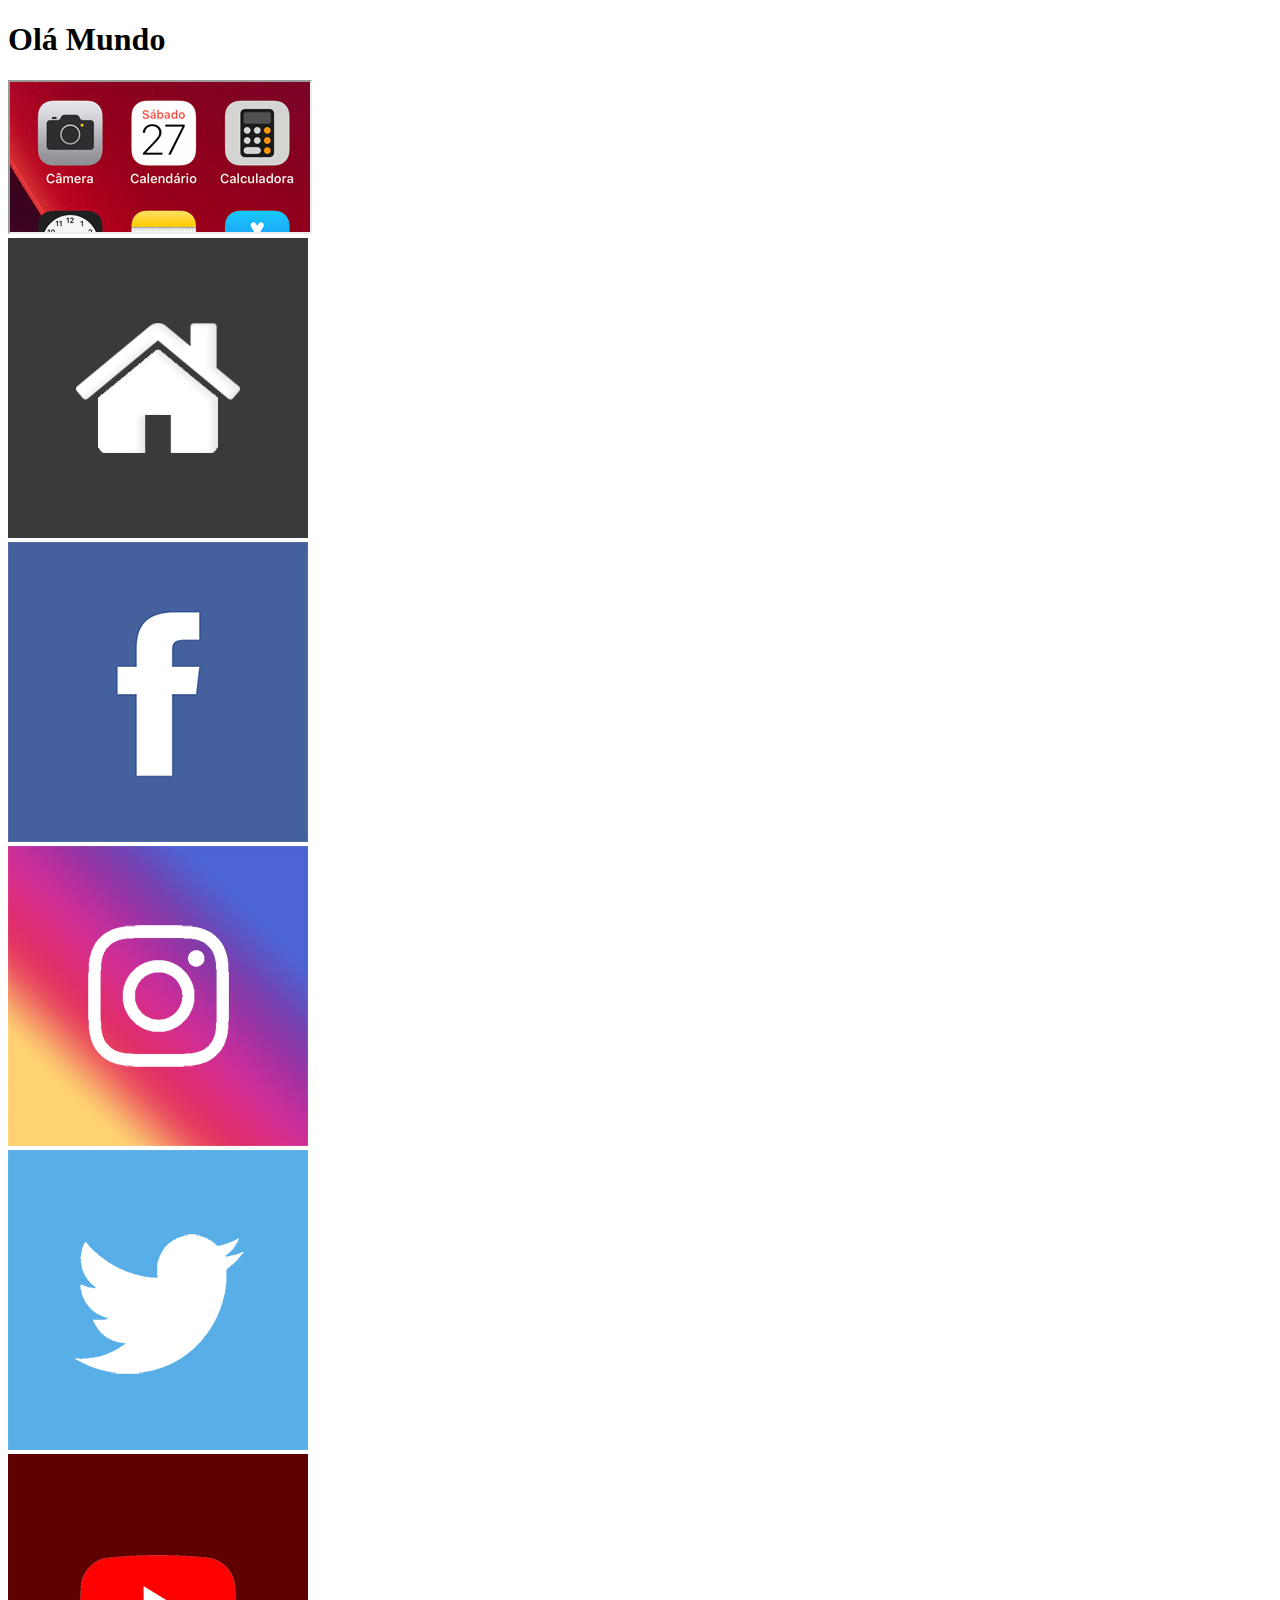
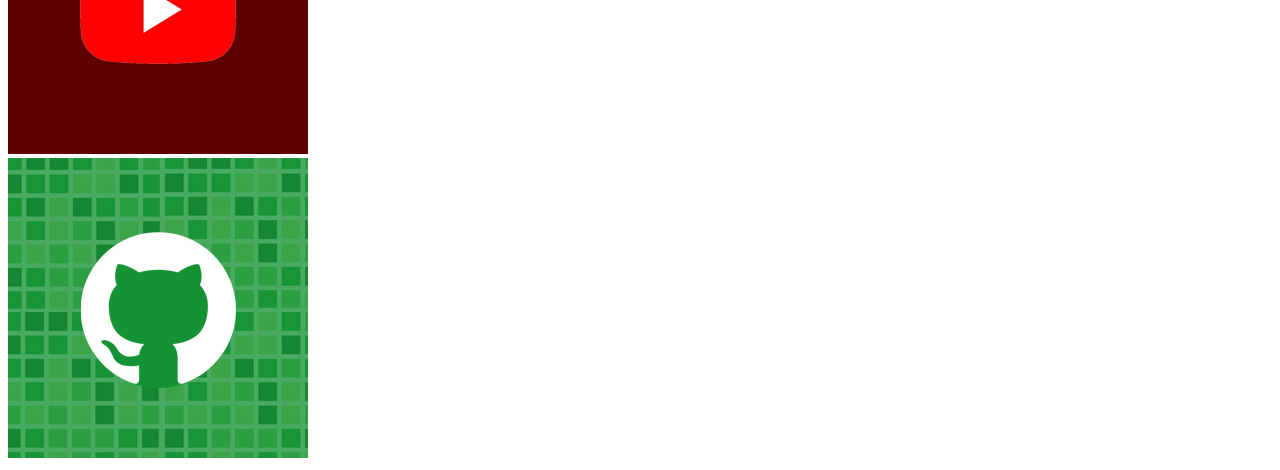
<file: Desafio013-3/index.html>
<!DOCTYPE html>
<html lang="pt-br">
<head>
    <meta charset="UTF-8">
    <meta name="viewport" content="width=device-width, initial-scale=1.0">
    <link rel="shortcut icon" href="favicon.ico" type="image/x-icon">
    <link rel="stylesheet" href="estilos/style.css">
    <title>Projeto Redes Sociais</title>
</head>
<body>
    <h1>Olá Mundo</h1>
    <div id="container">
        <iframe id="frame" class="frame" src="imagens/tela-home.jpg" sandbox="sandbox"></iframe>
    </div>
    <aside>
        <nav>
        <a href="paginas/home.html" target="frame"><img src="imagens/logo-home.jpg" alt="Home Page"></a><br>
        <a href="paginas/facebook.html" target="frame"><img src="imagens/logo-facebook.jpg" alt="Facebook"></a><br>
        <a href="paginas/insta.html" target="frame"><img src="imagens/logo-instagram.jpg" alt="Instagram"></a><br>
        <a href="paginas/twitter.html" target="frame"><img src="imagens/logo-twitter.jpg" alt="Twitter"></a><br>
        <a href="paginas/yt.html" target="frame"><img src="imagens/logo-youtube.jpg" alt="YouTube"></a><br>
        <a href="paginas/git.html" target="frame"><img src="imagens/logo-github.jpg" alt="GitHub"></a><br>
        </nav>
    </aside>
</body>
</html>
</file>
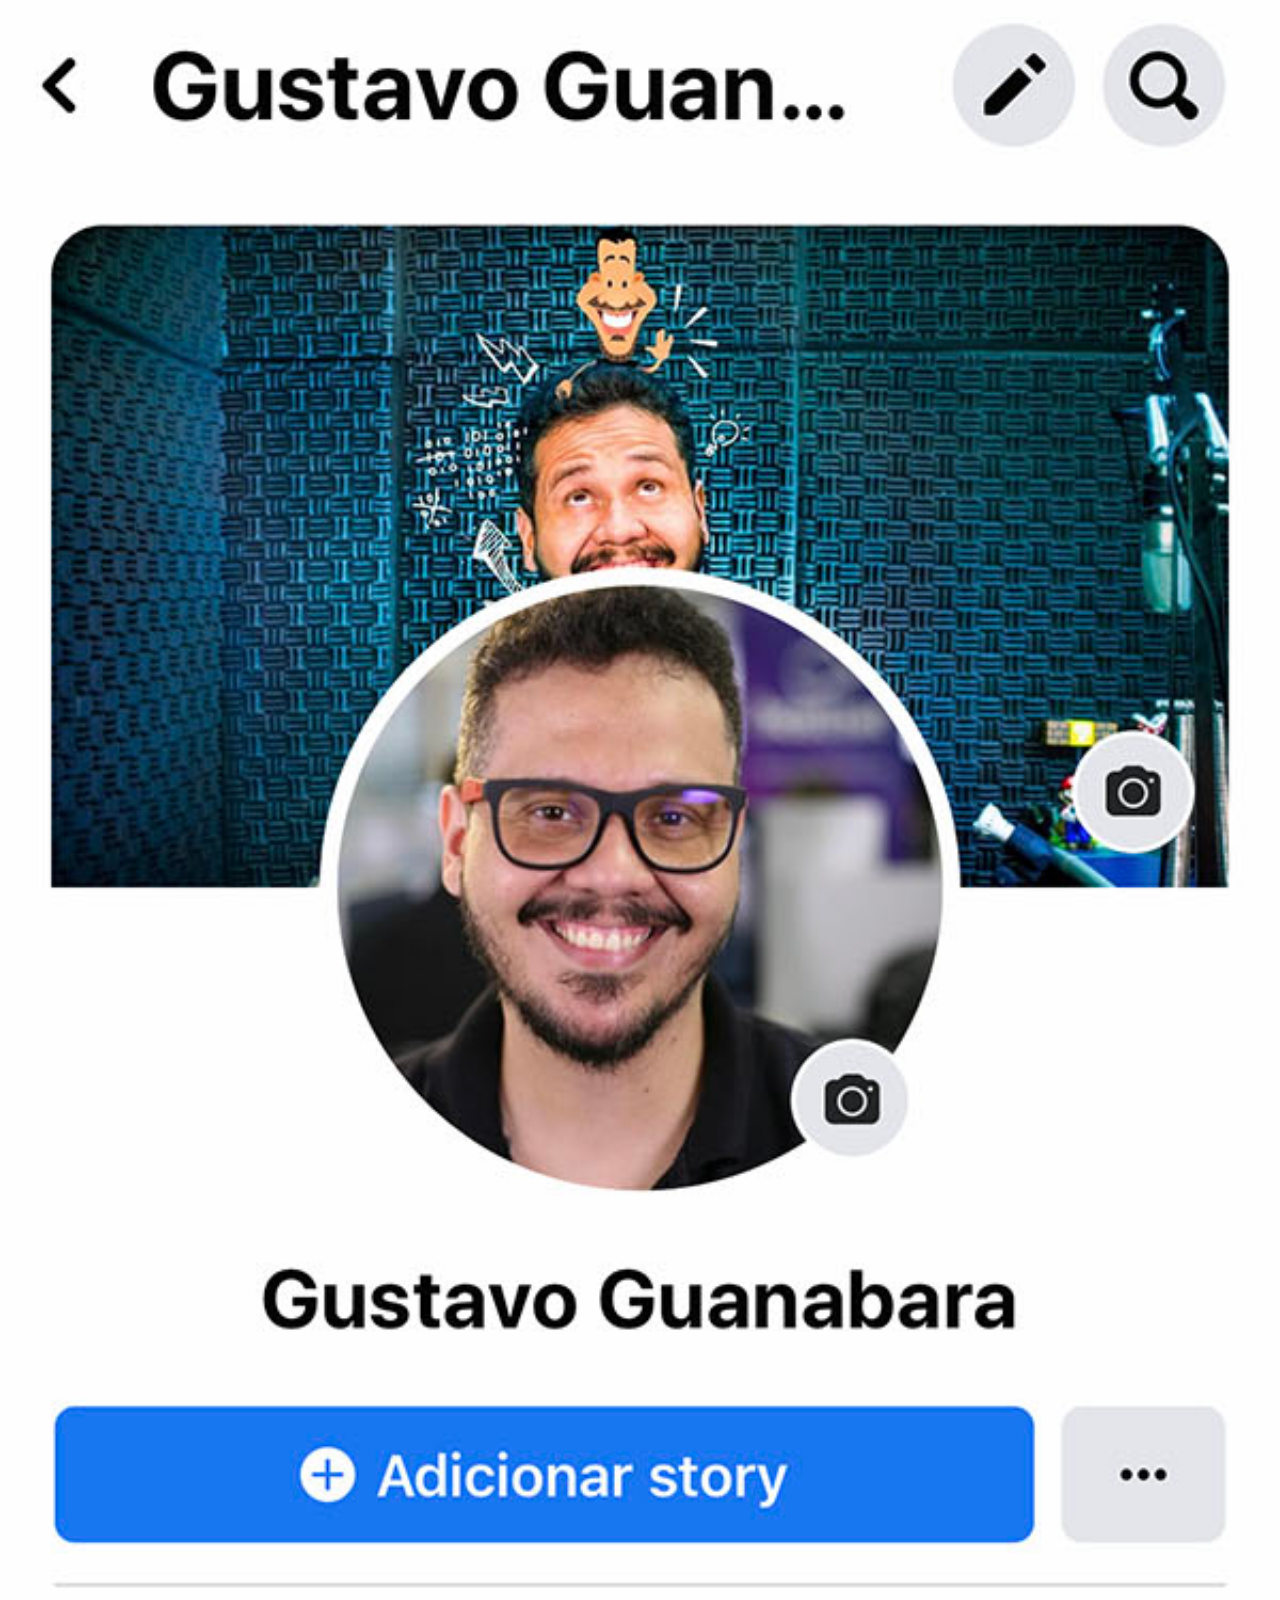
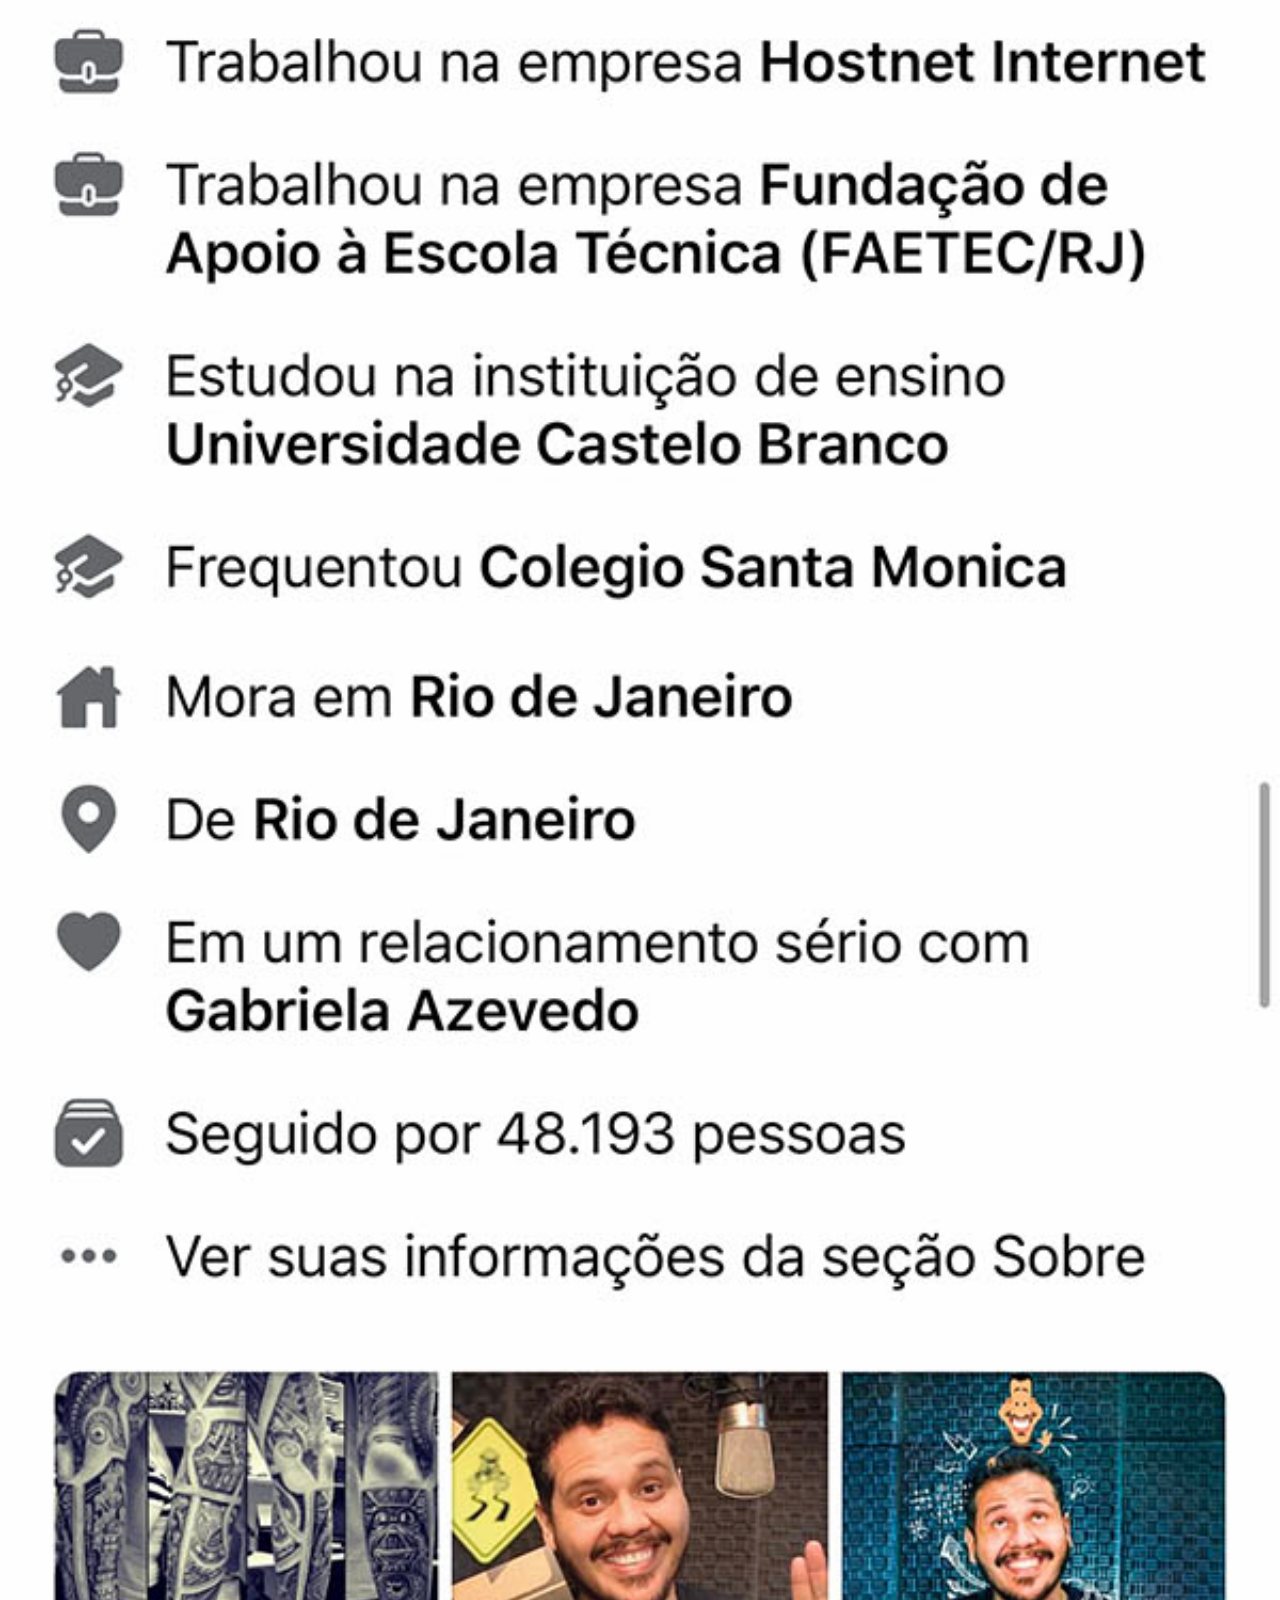
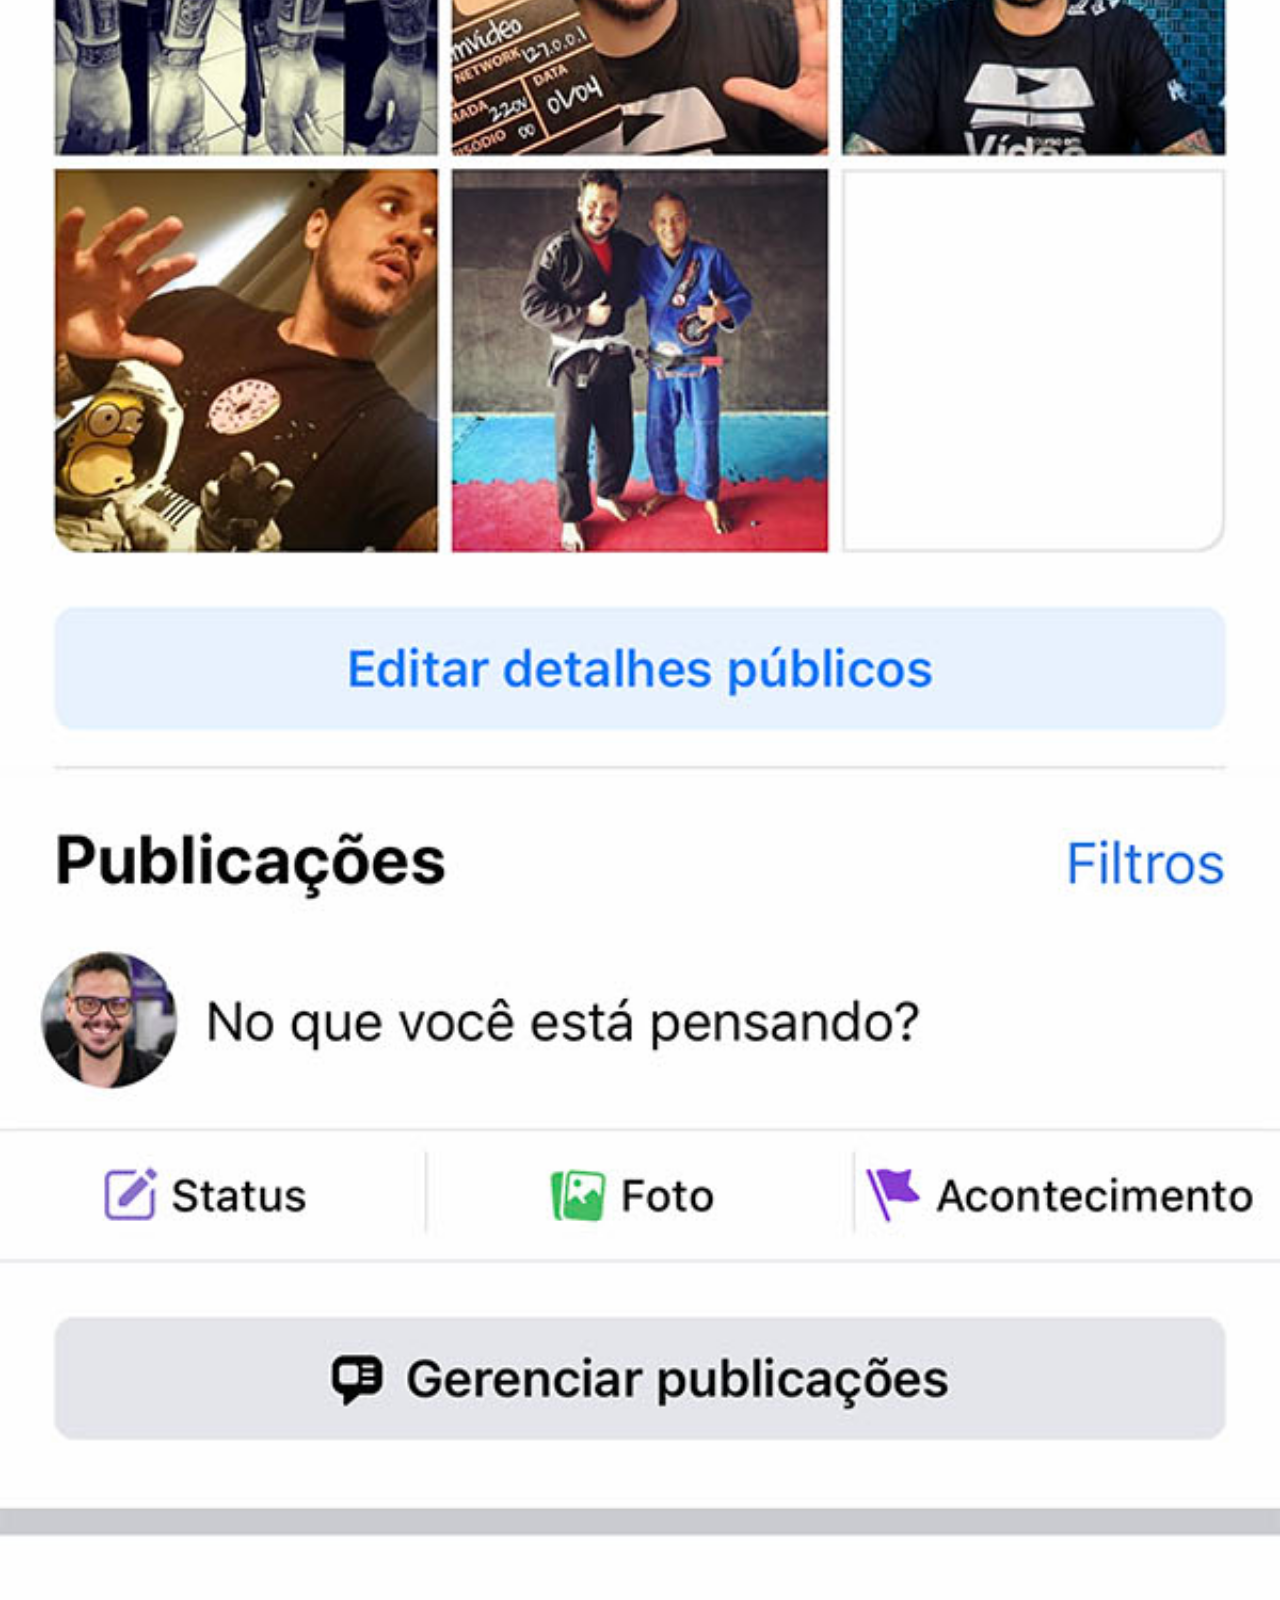
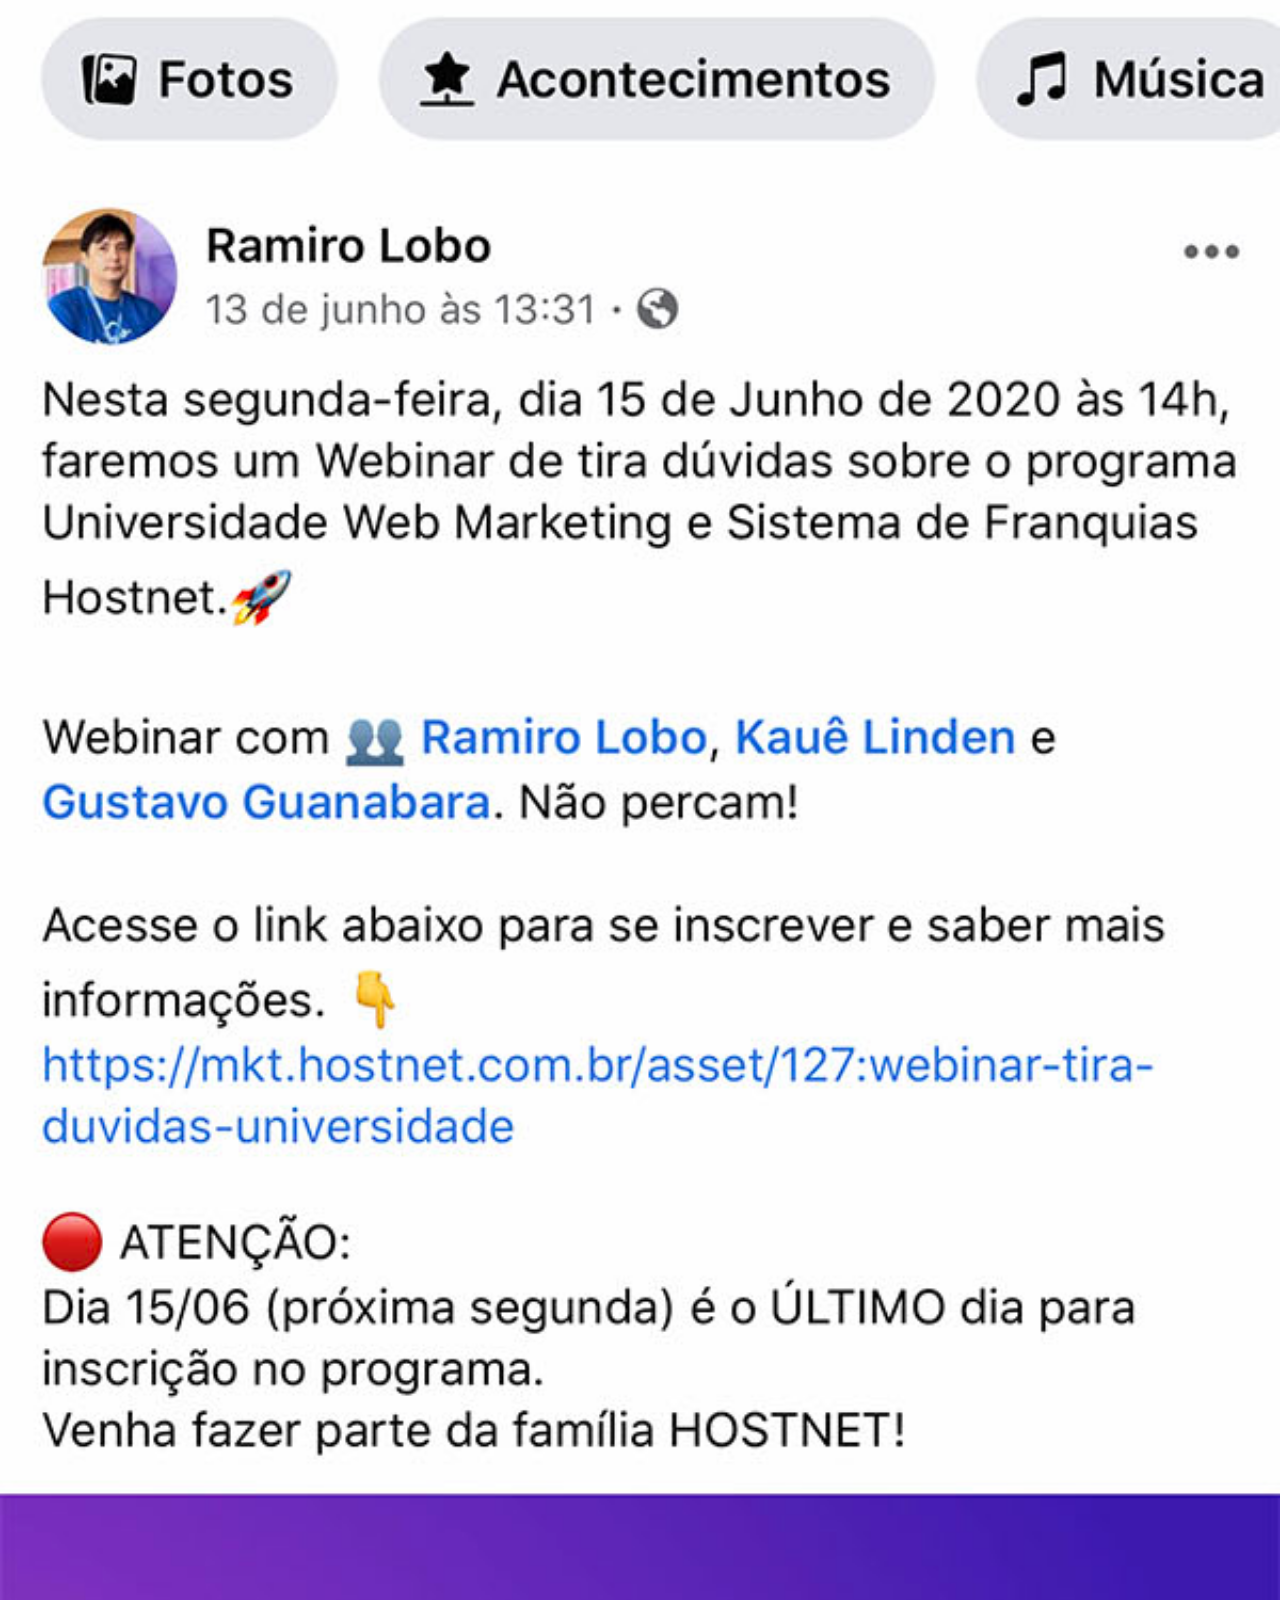
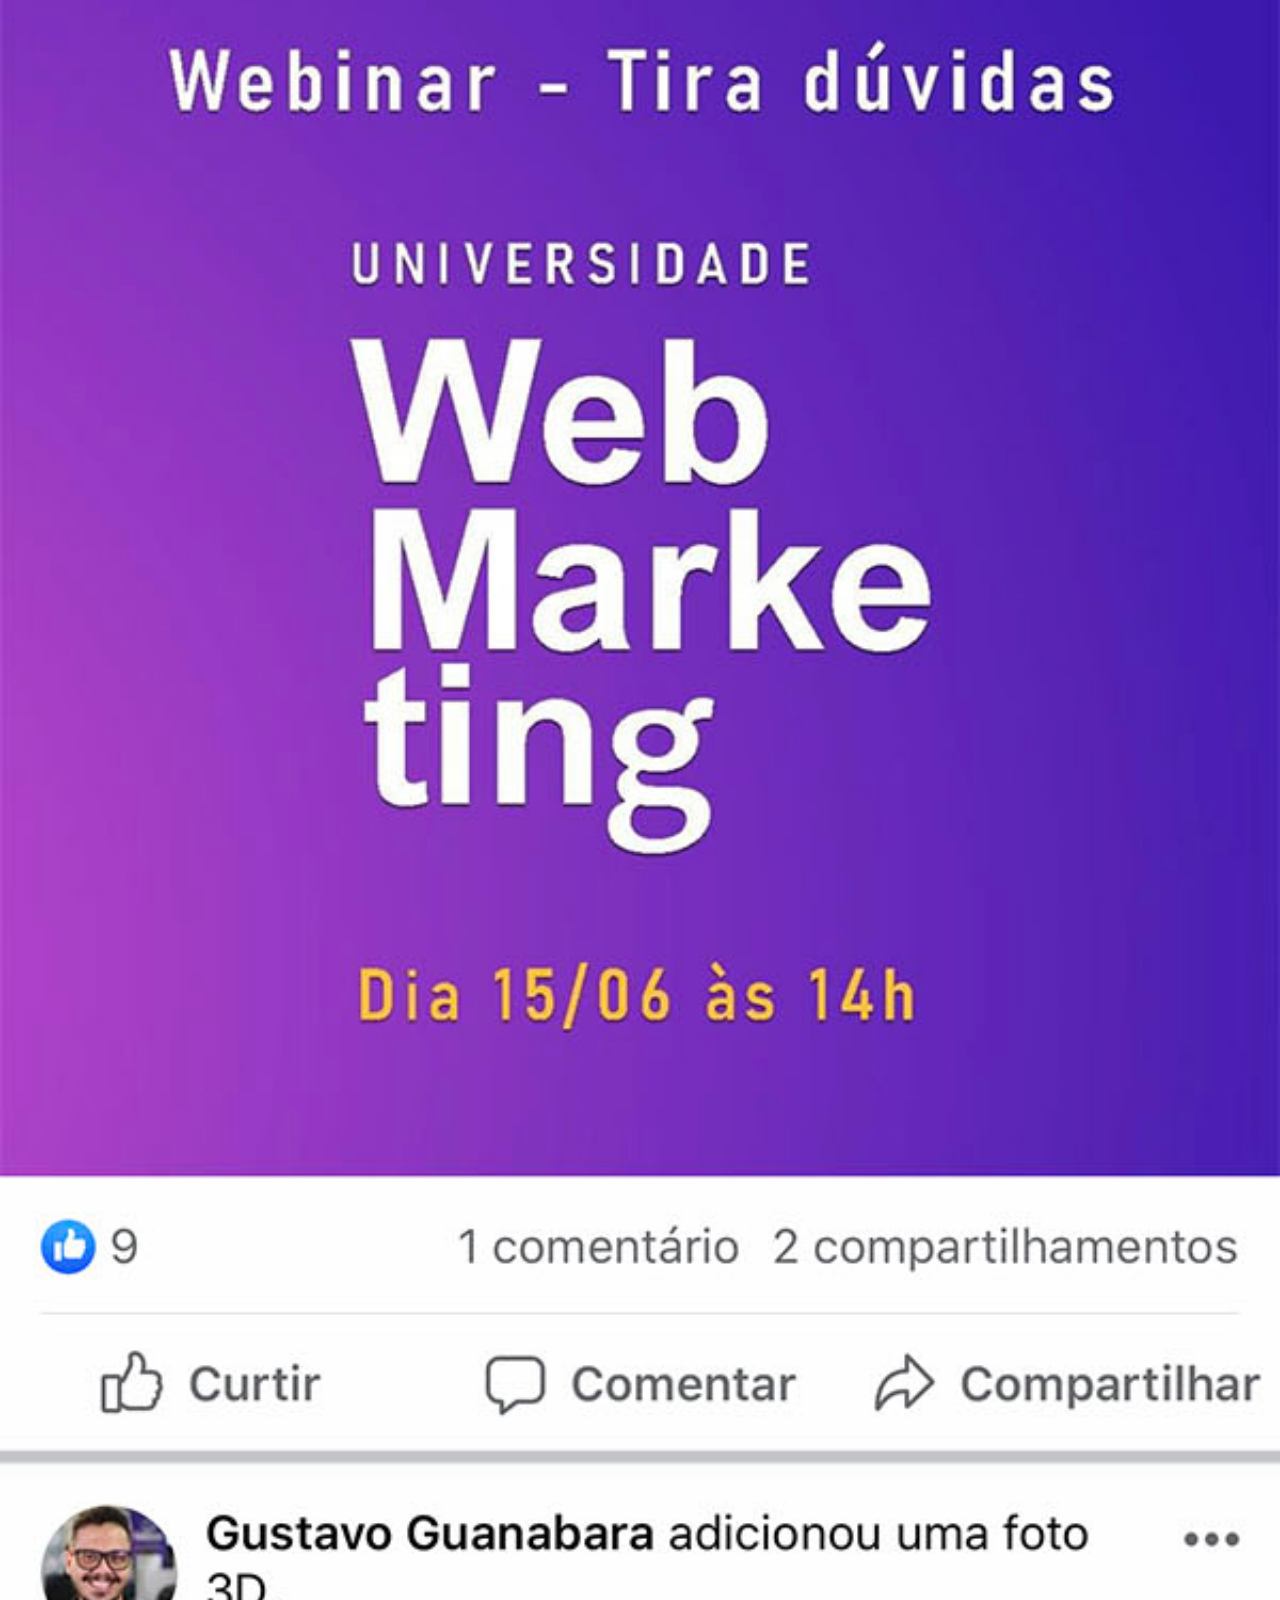
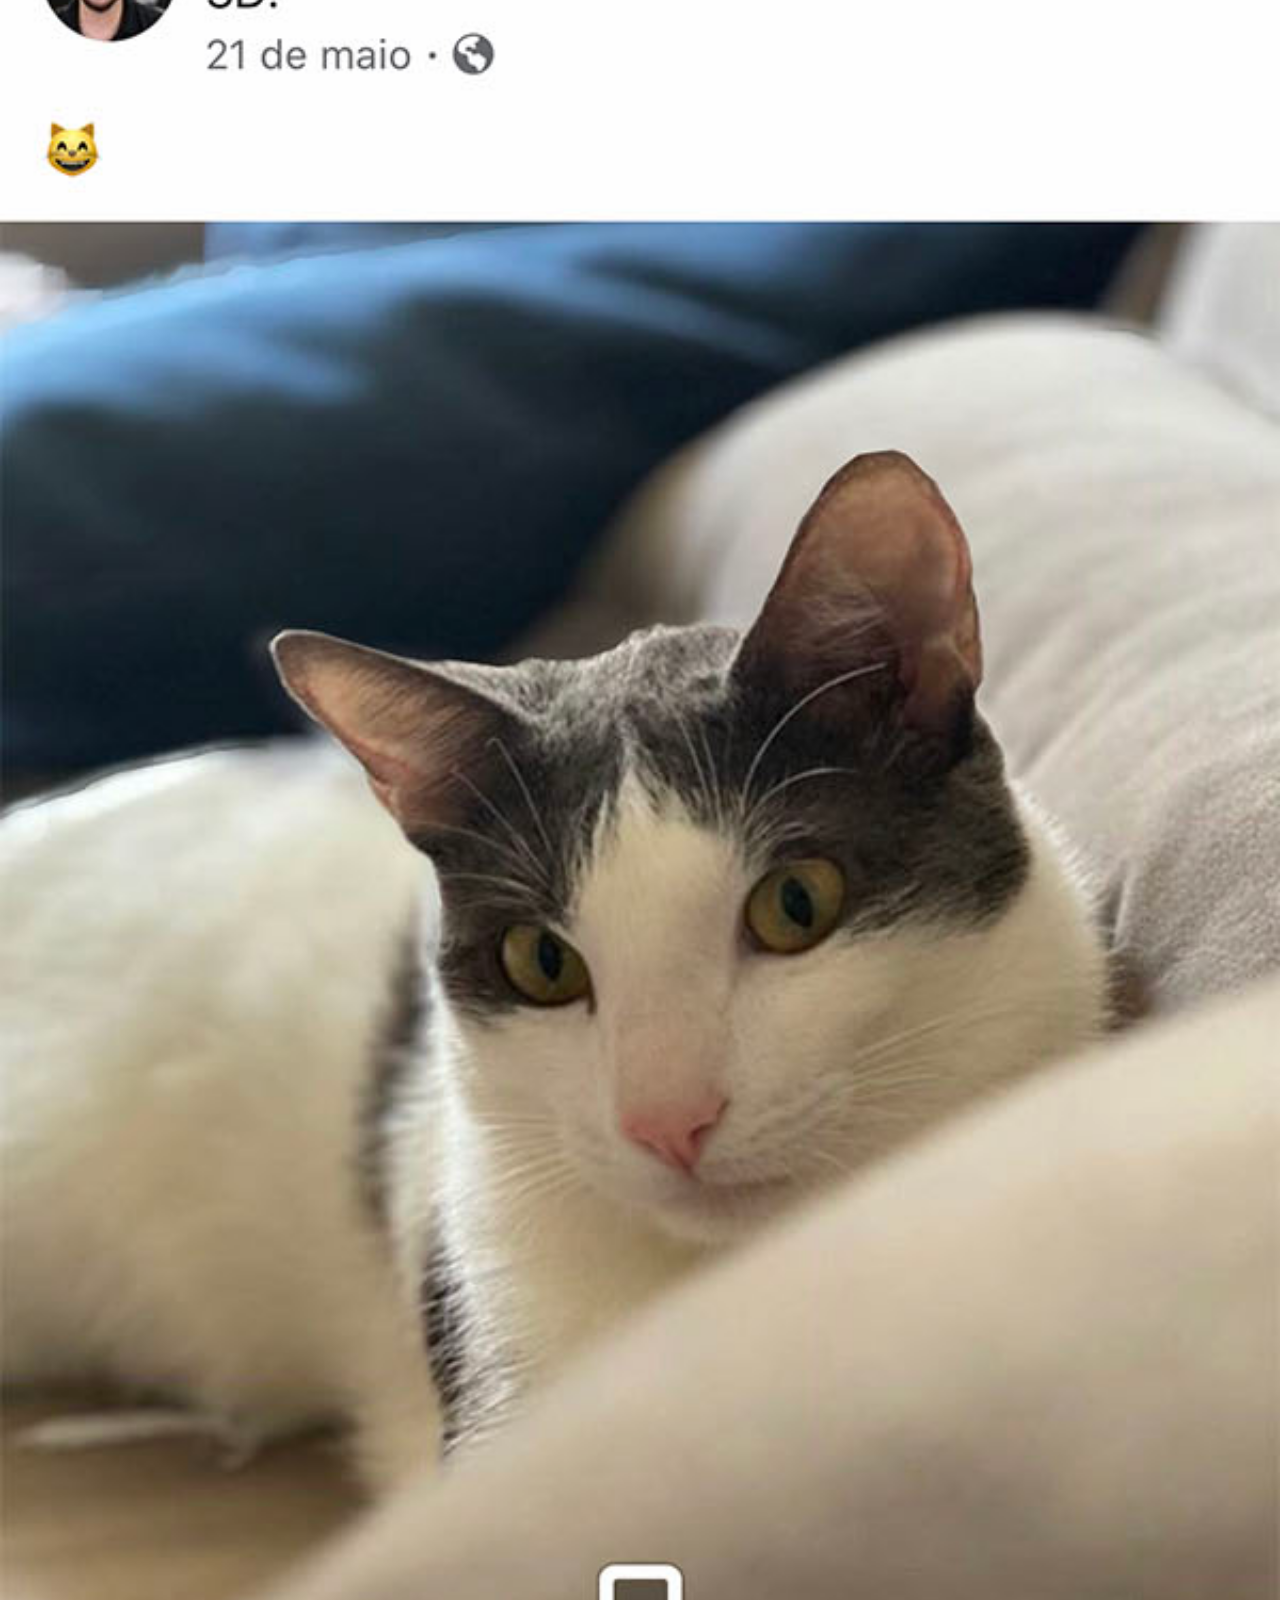
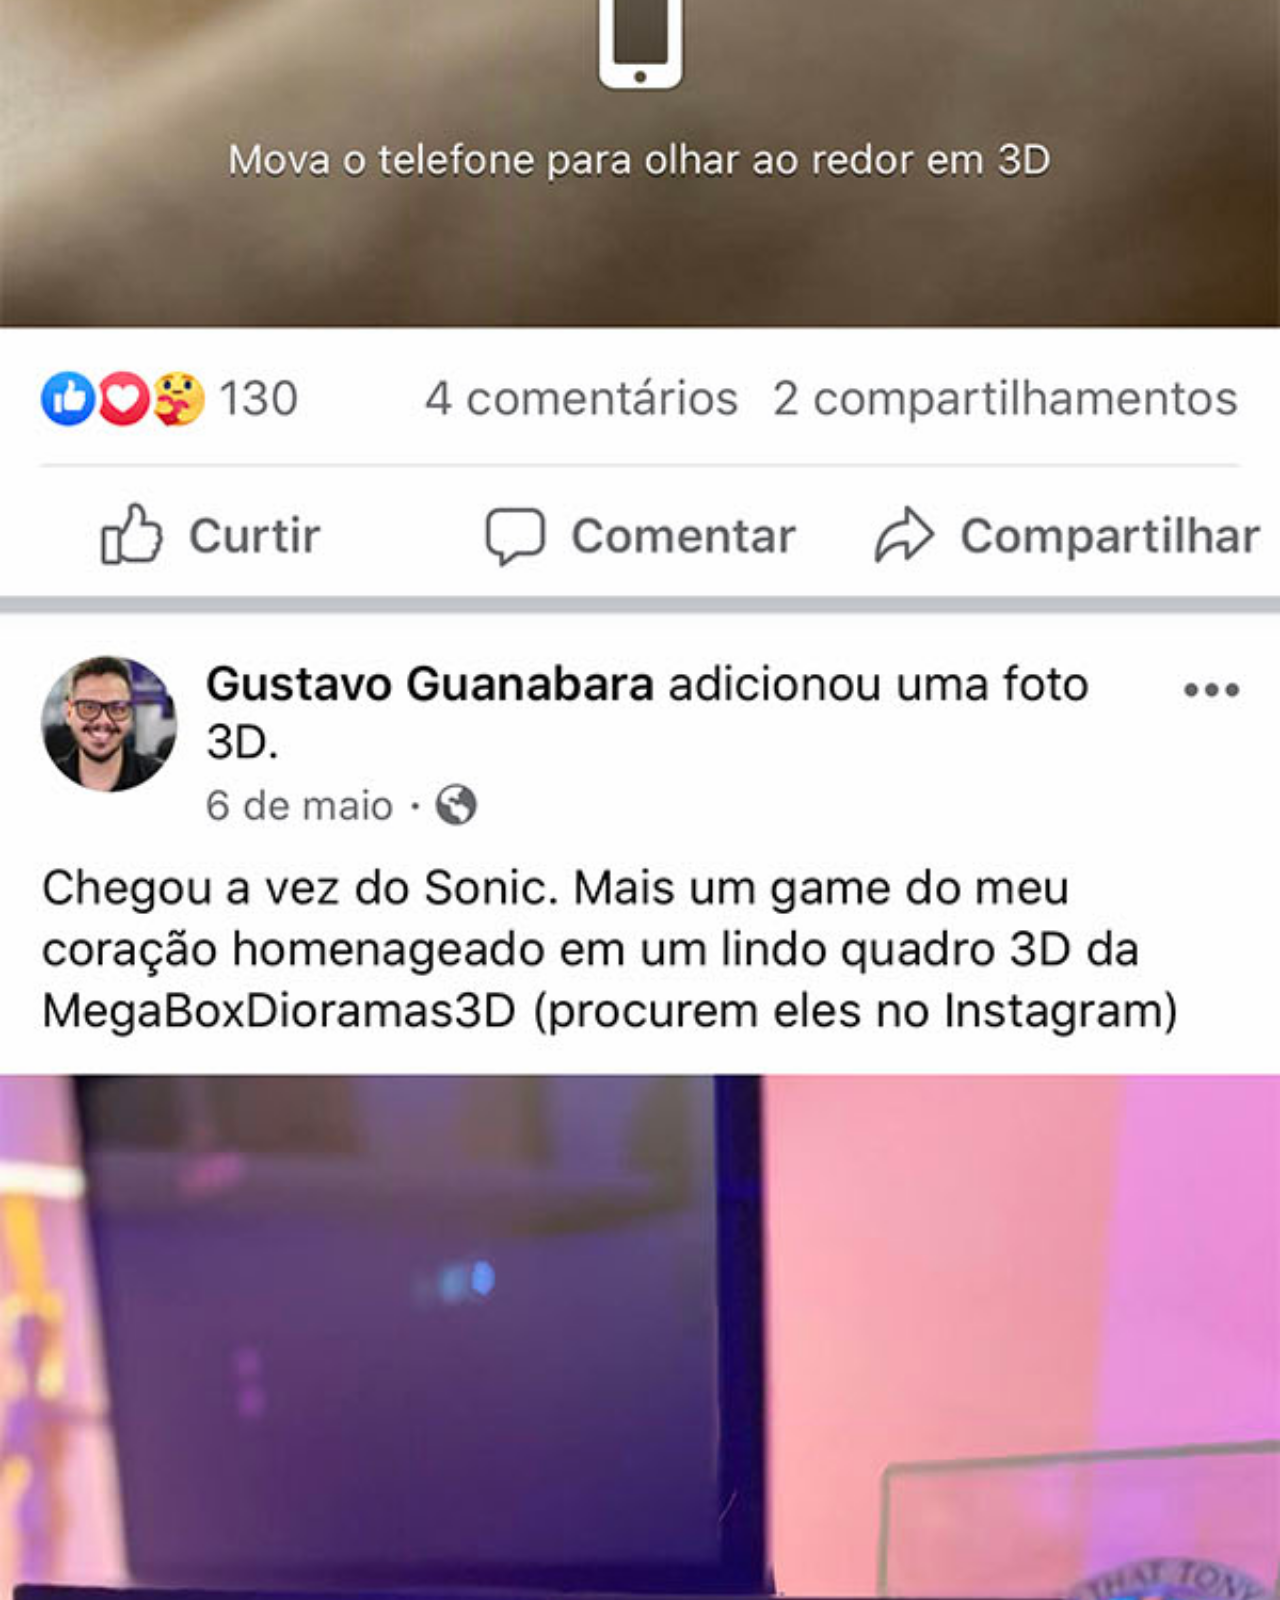
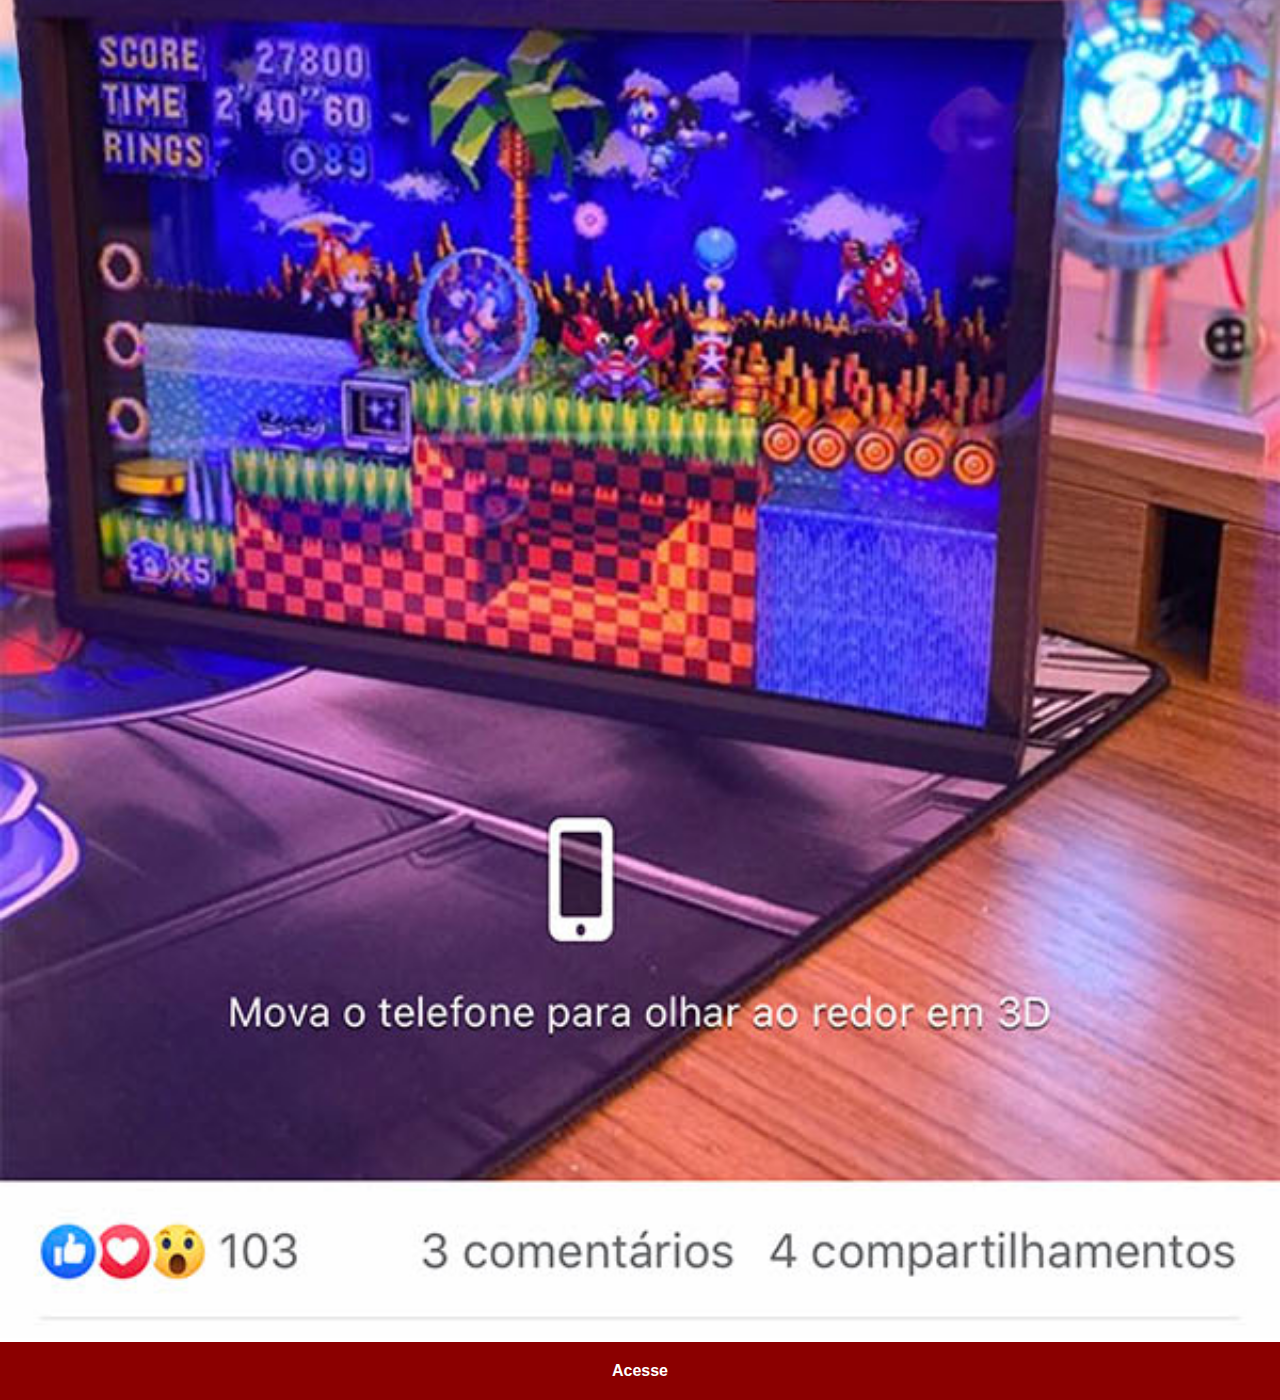
<file: Desafio013-3/paginas/facebook.html>
<!DOCTYPE html>
<html lang="pt-br">
<head>
    <meta charset="UTF-8">
    <meta name="viewport" content="width=device-width, initial-scale=1.0">
    <link rel="stylesheet" href="estilos/social.css">
    <title>Facebook</title>
</head>
<body> 
    <img src="../imagens/tela-facebook.jpg" alt="facebook">
    <a href="https://www.google.com/url?sa=t&rct=j&q=&esrc=s&source=web&cd=&cad=rja&uact=8&ved=2ahUKEwiCsLfS5--PAxX_H7kGHSRVFpsQFnoECAoQAQ&url=https%3A%2F%2Fwww.facebook.com%2Fgustavoguanabara%2F%3Flocale%3Dpt_BR&usg=AOvVaw1A6ZQhoMwzW-BZihPtbd7v&opi=89978449" target="_blank">Acesse</a>
</body>
</html>
</file>
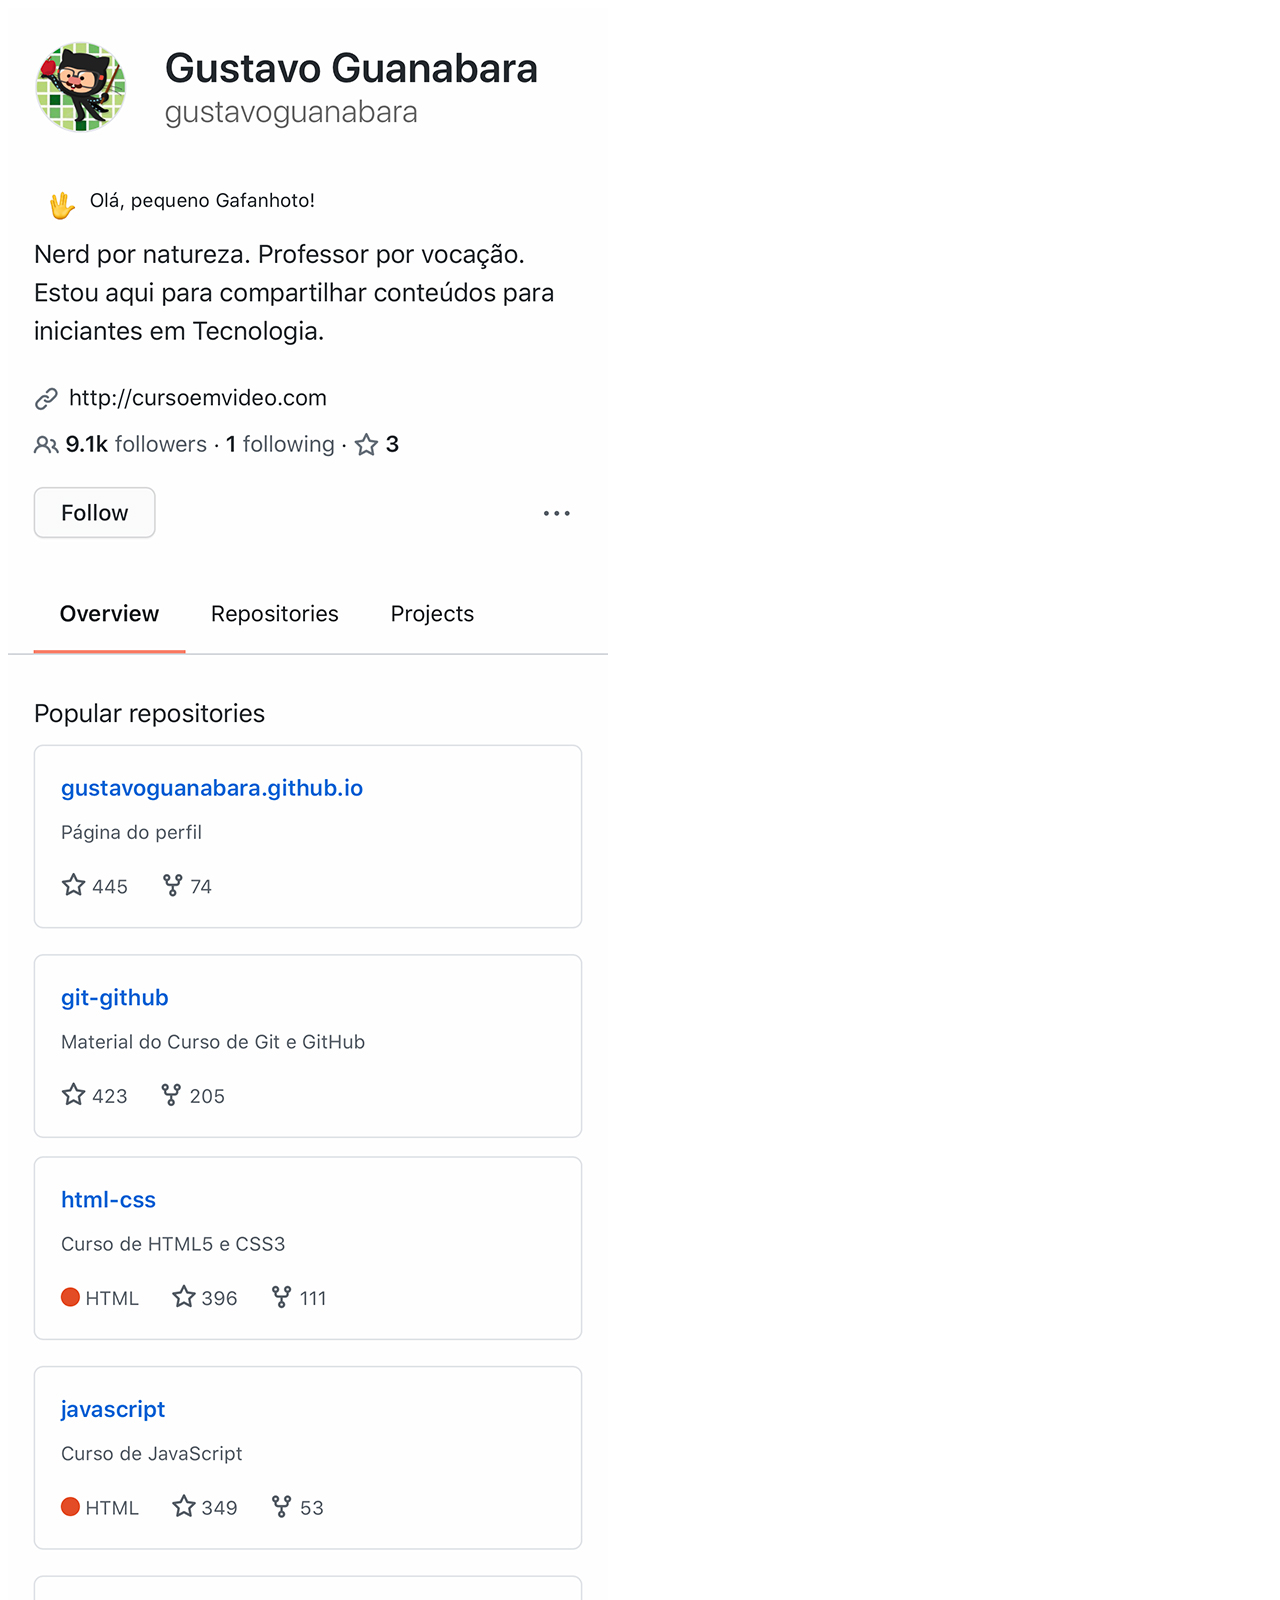
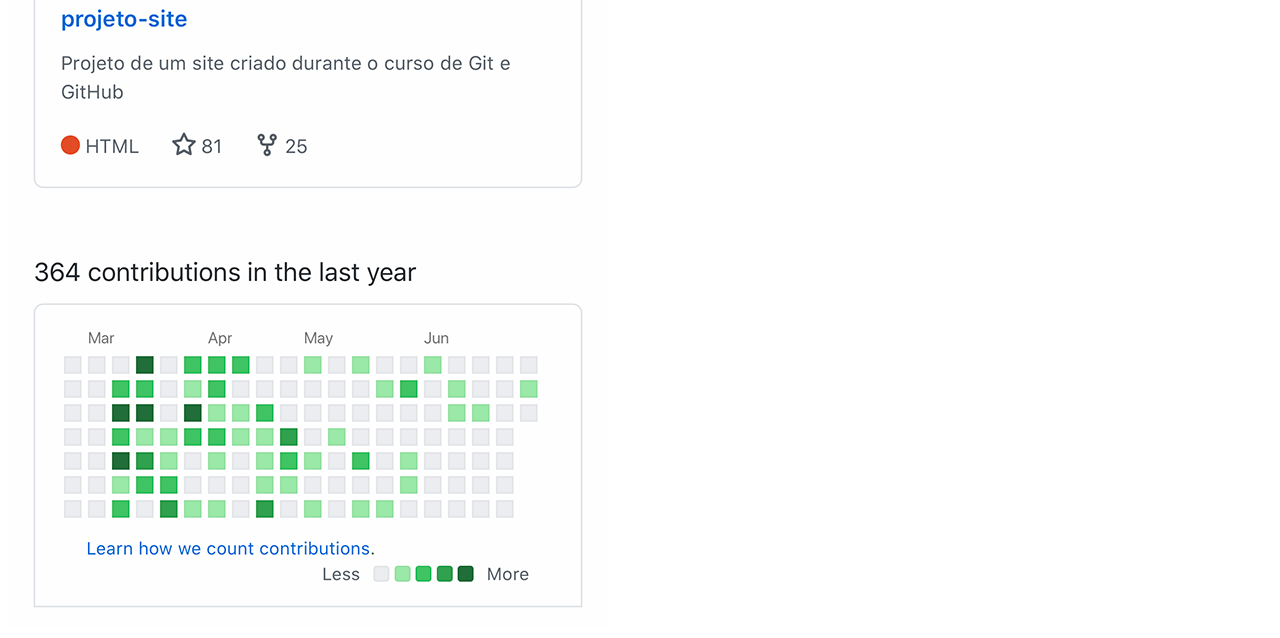
<file: Desafio013-3/paginas/git.html>
<!DOCTYPE html>
<html lang="en">
<head>
    <meta charset="UTF-8">
    <meta name="viewport" content="width=device-width, initial-scale=1.0">
    <title>Document</title>
</head>
<body>
    <img src="../imagens/tela-github.jpg" alt="">
    
</body>
</html>
</file>
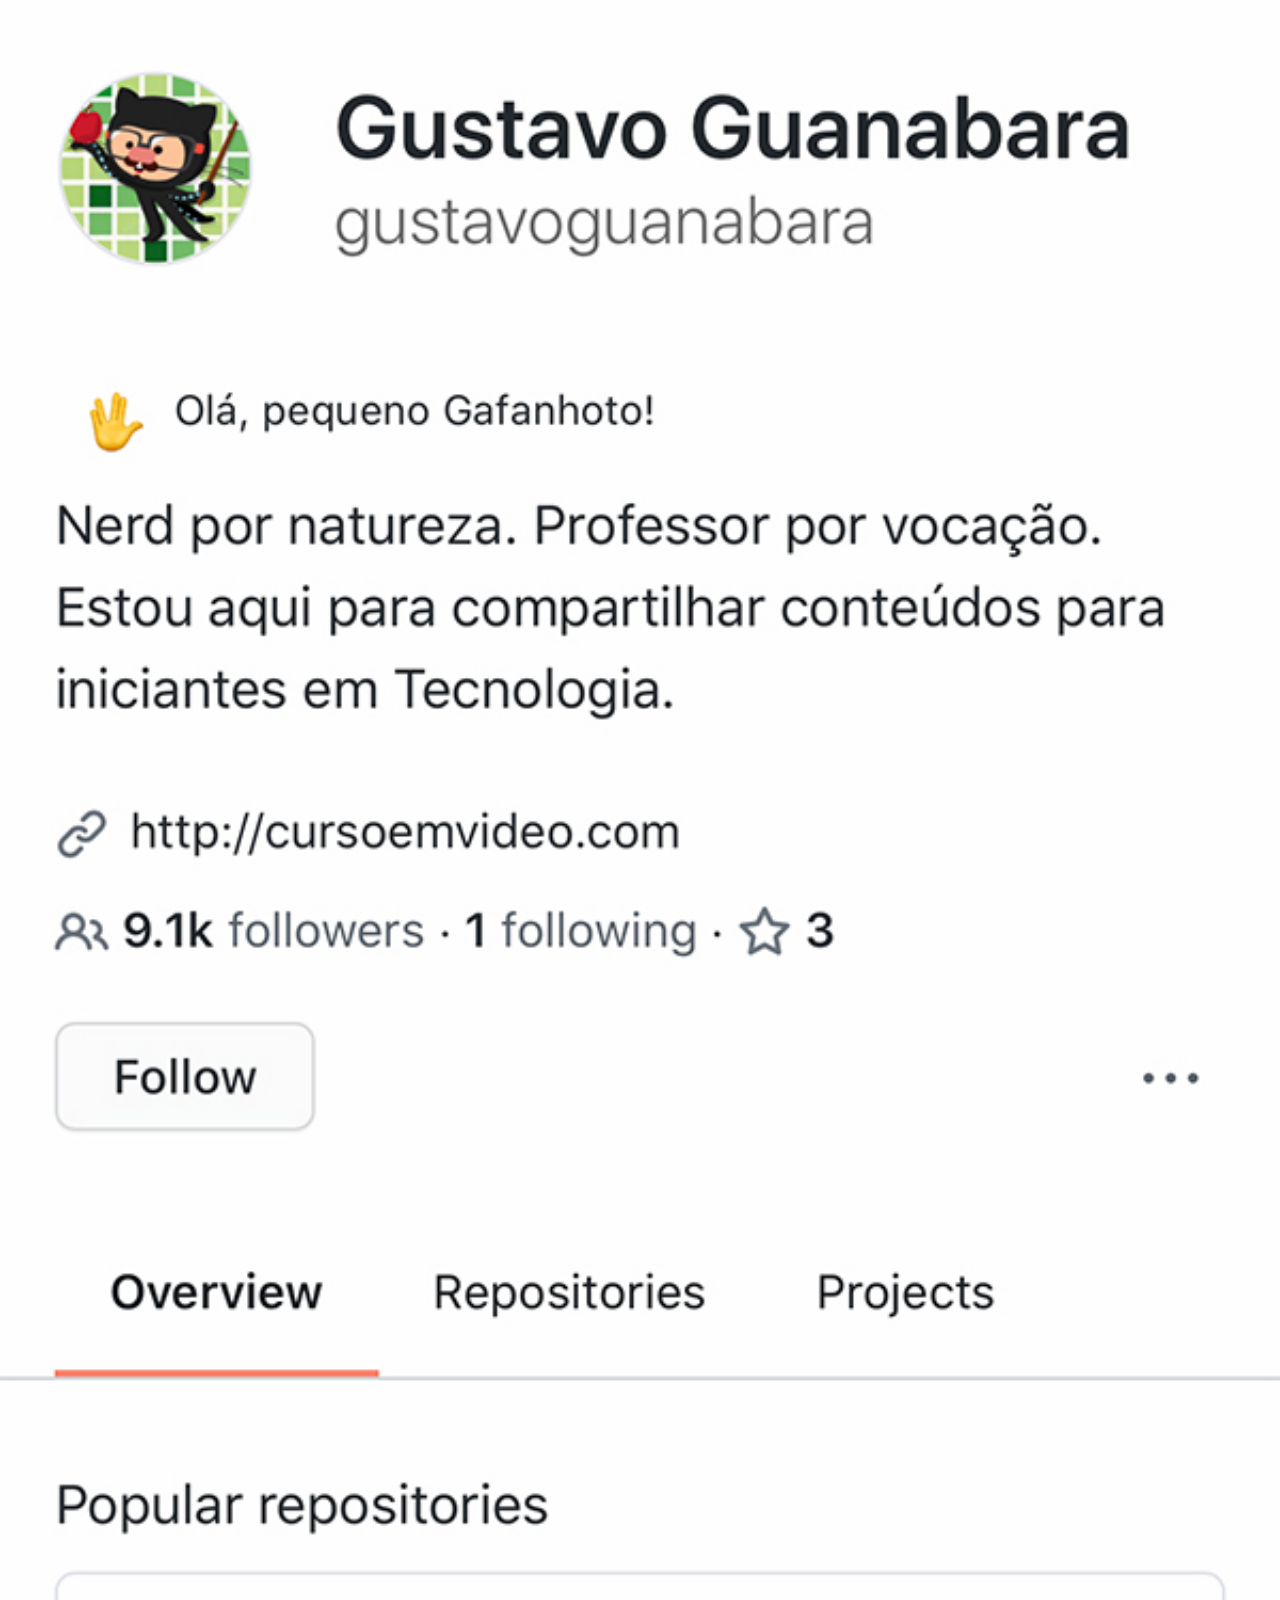
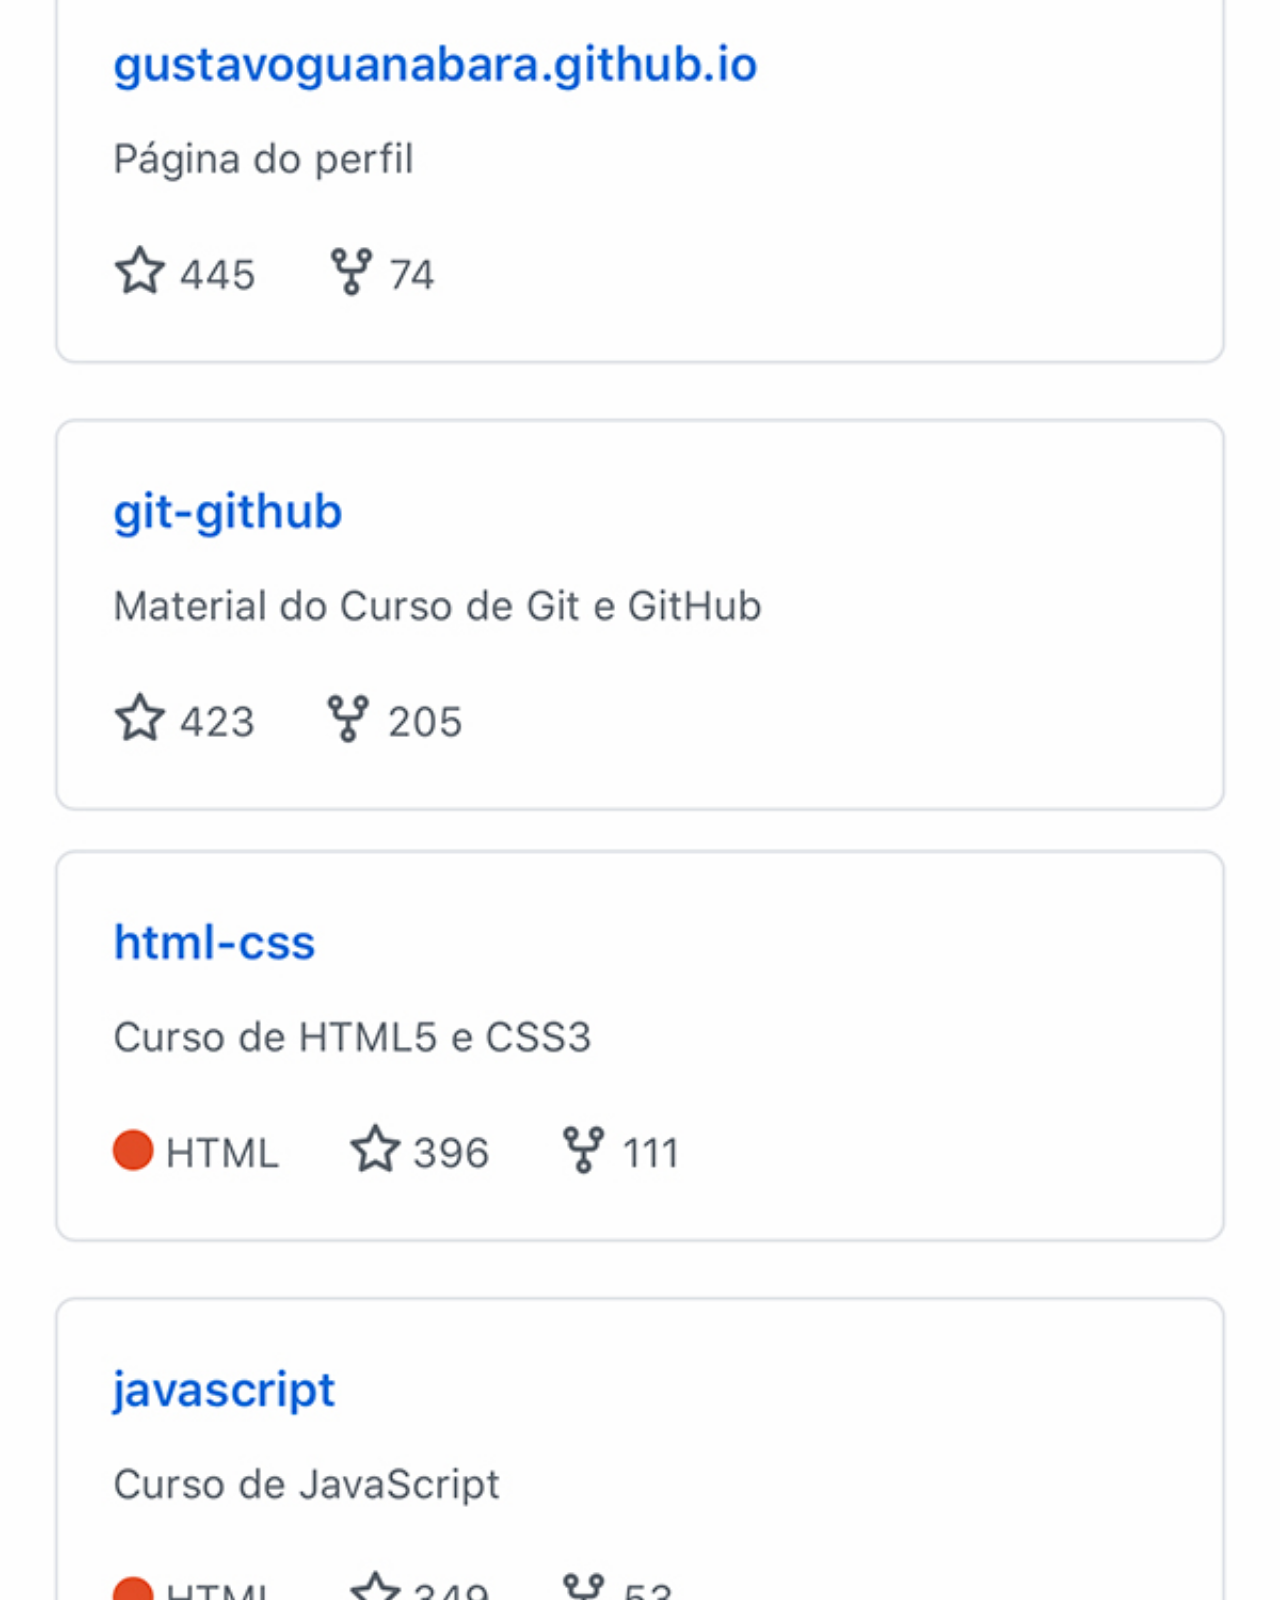
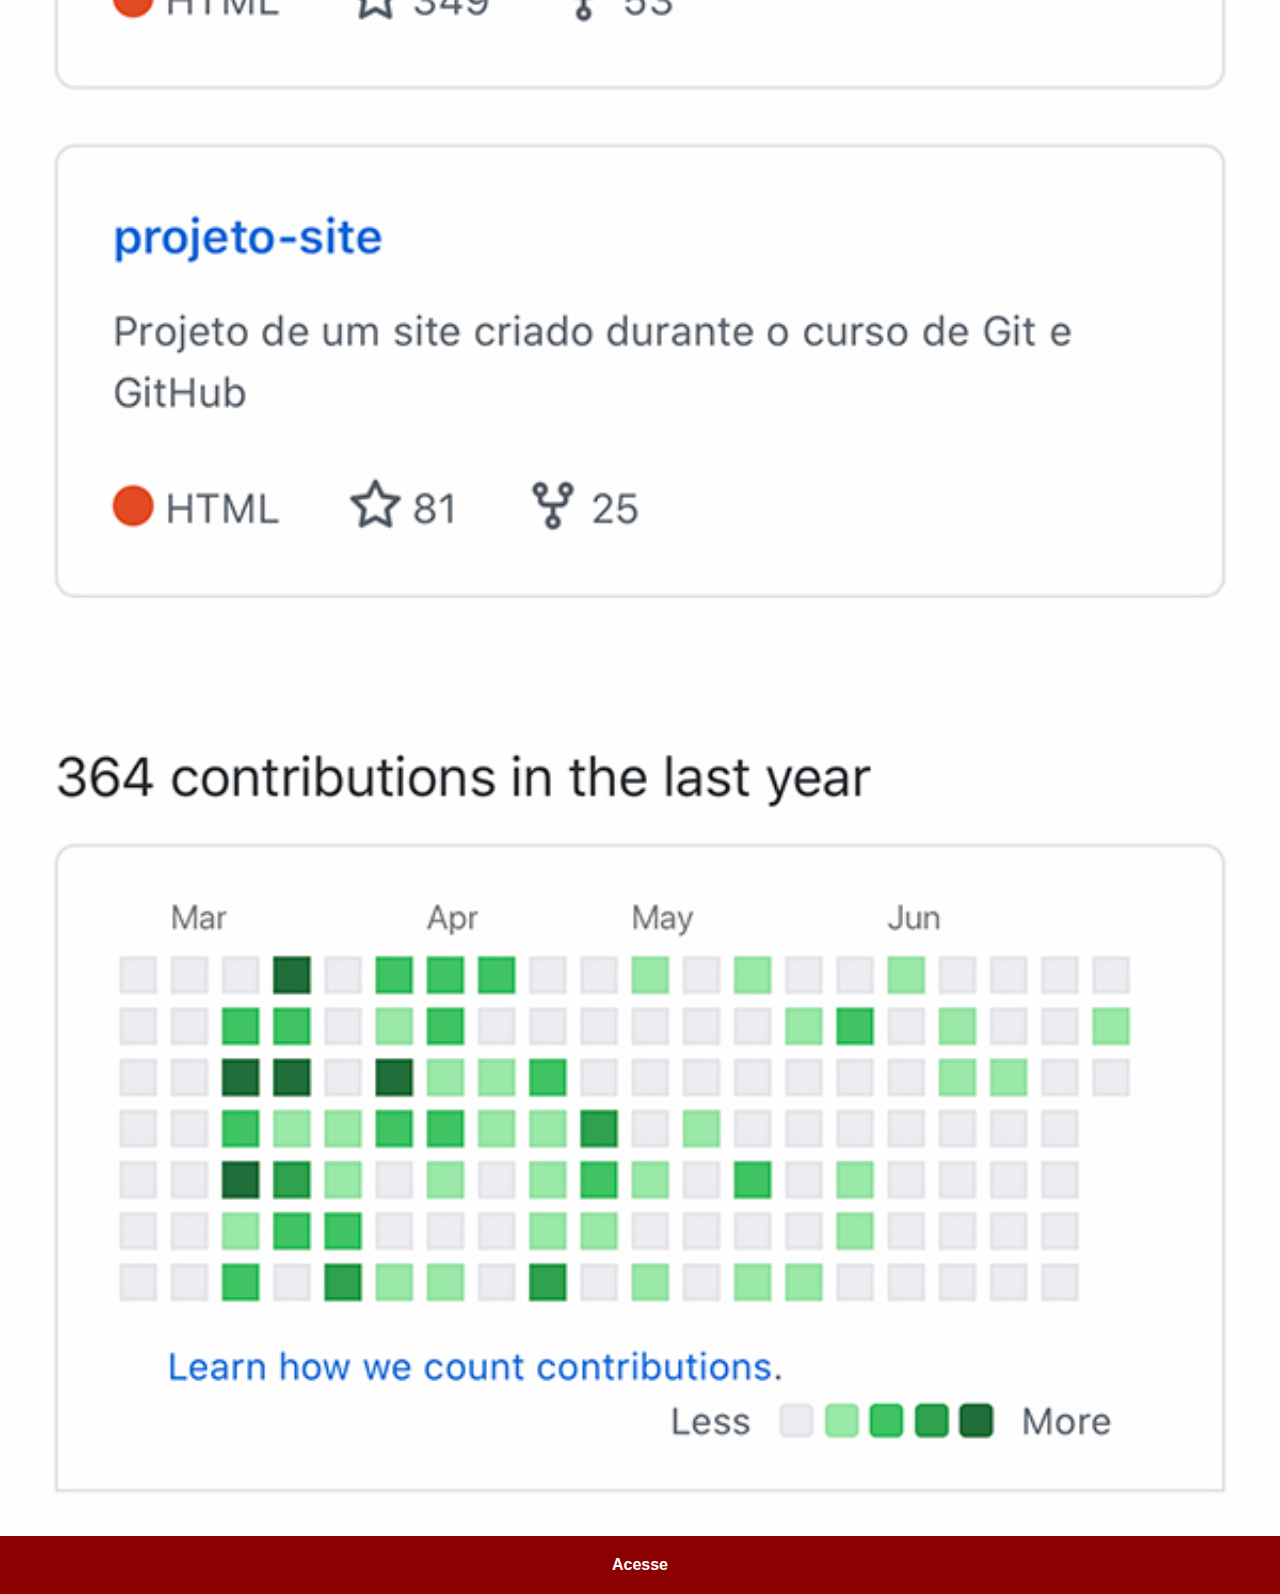
<file: Desafio013-3/paginas/github.html>
<!DOCTYPE html>
<html lang="pt-br">
<head>
    <meta charset="UTF-8">
    <meta name="viewport" content="width=device-width, initial-scale=1.0">
    <link rel="stylesheet" href="estilos/social.css">
    <title>GitHub</title>
</head>
<body>
    <img src="../imagens/tela-github.jpg" alt="tela-github">
    <a href="https://github.com/gustavoguanabara" target="_blank">Acesse</a>
    
</body>
</html>
</file>
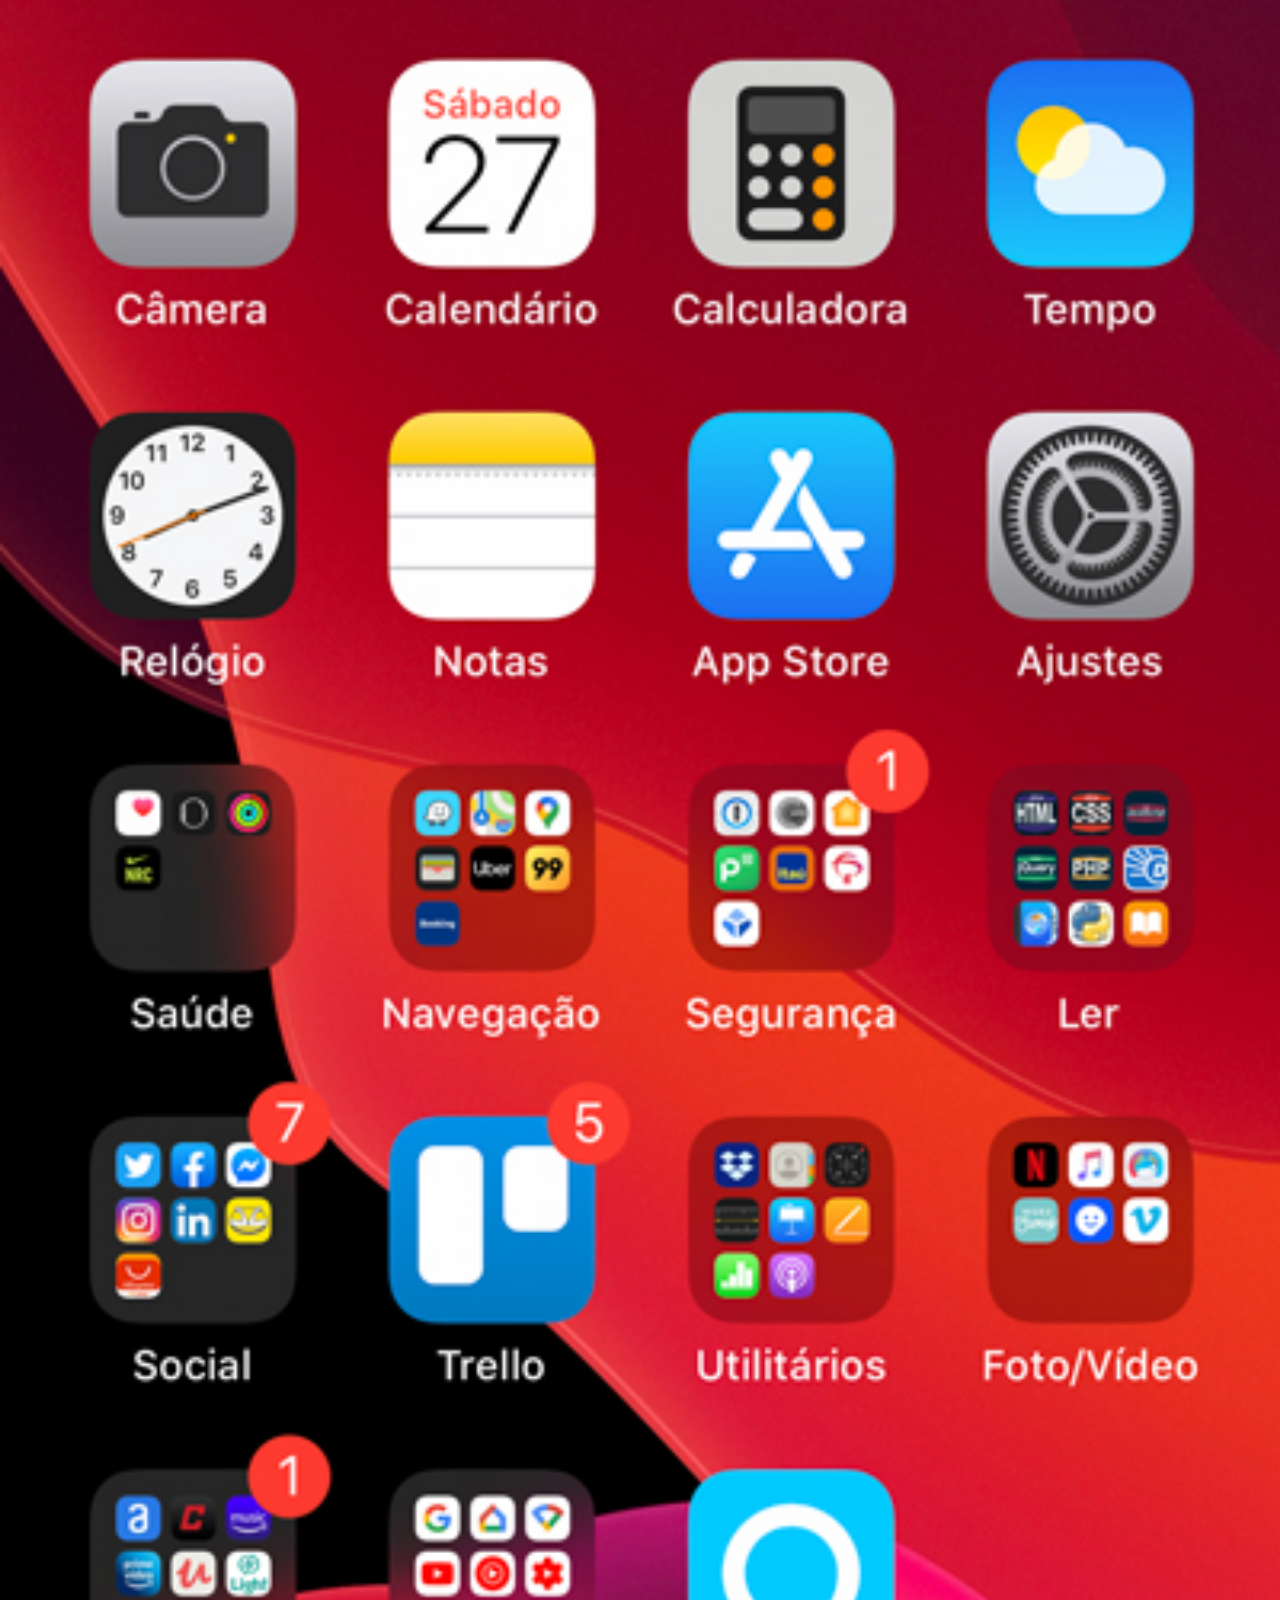
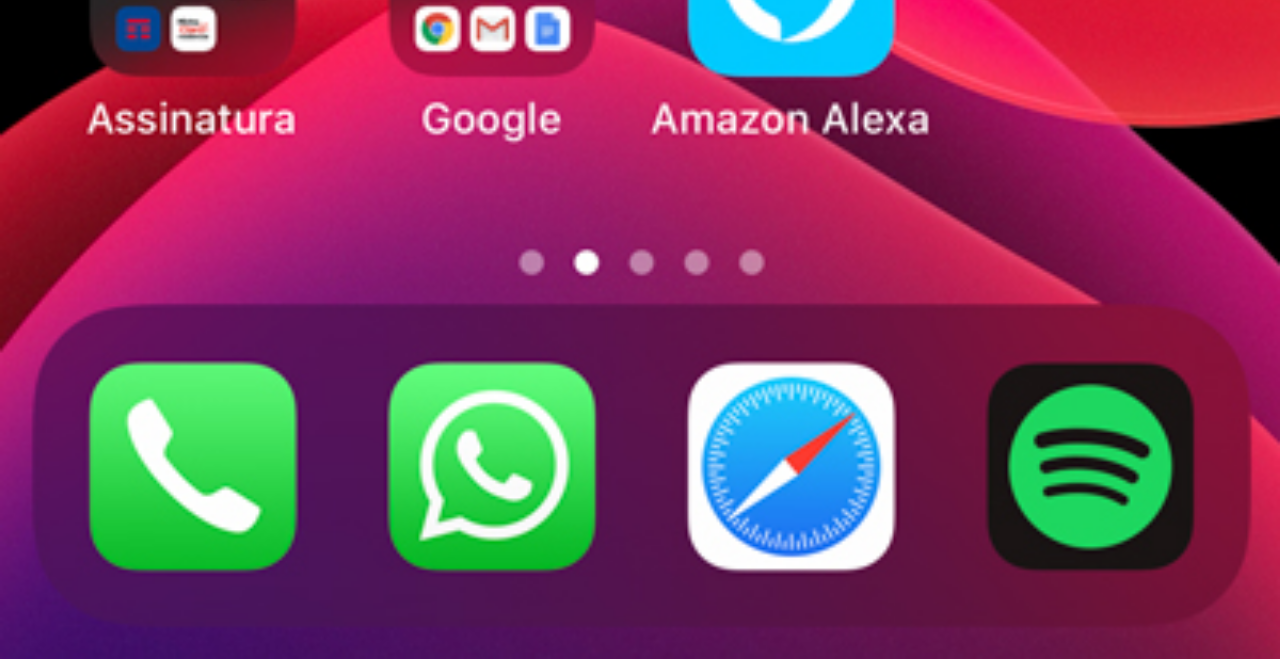
<file: Desafio013-3/paginas/home.html>
<!DOCTYPE html>
<html lang="pt-br">
<head>
    <meta charset="UTF-8">
    <meta name="viewport" content="width=device-width, initial-scale=1.0">
    <title>Home</title>
    <style>
        * {
            margin: 0;
            padding: 0;
        }

        ::-webkit-scrollbar {
            width: 0px;
            height: 0px;
        }

        img{
            width: 100%;
            height: auto;
        }
    </style>
</head>
<body>
    <img src="../imagens/tela-home.jpg" alt="tela-home">
    
</body>
</html>
</file>
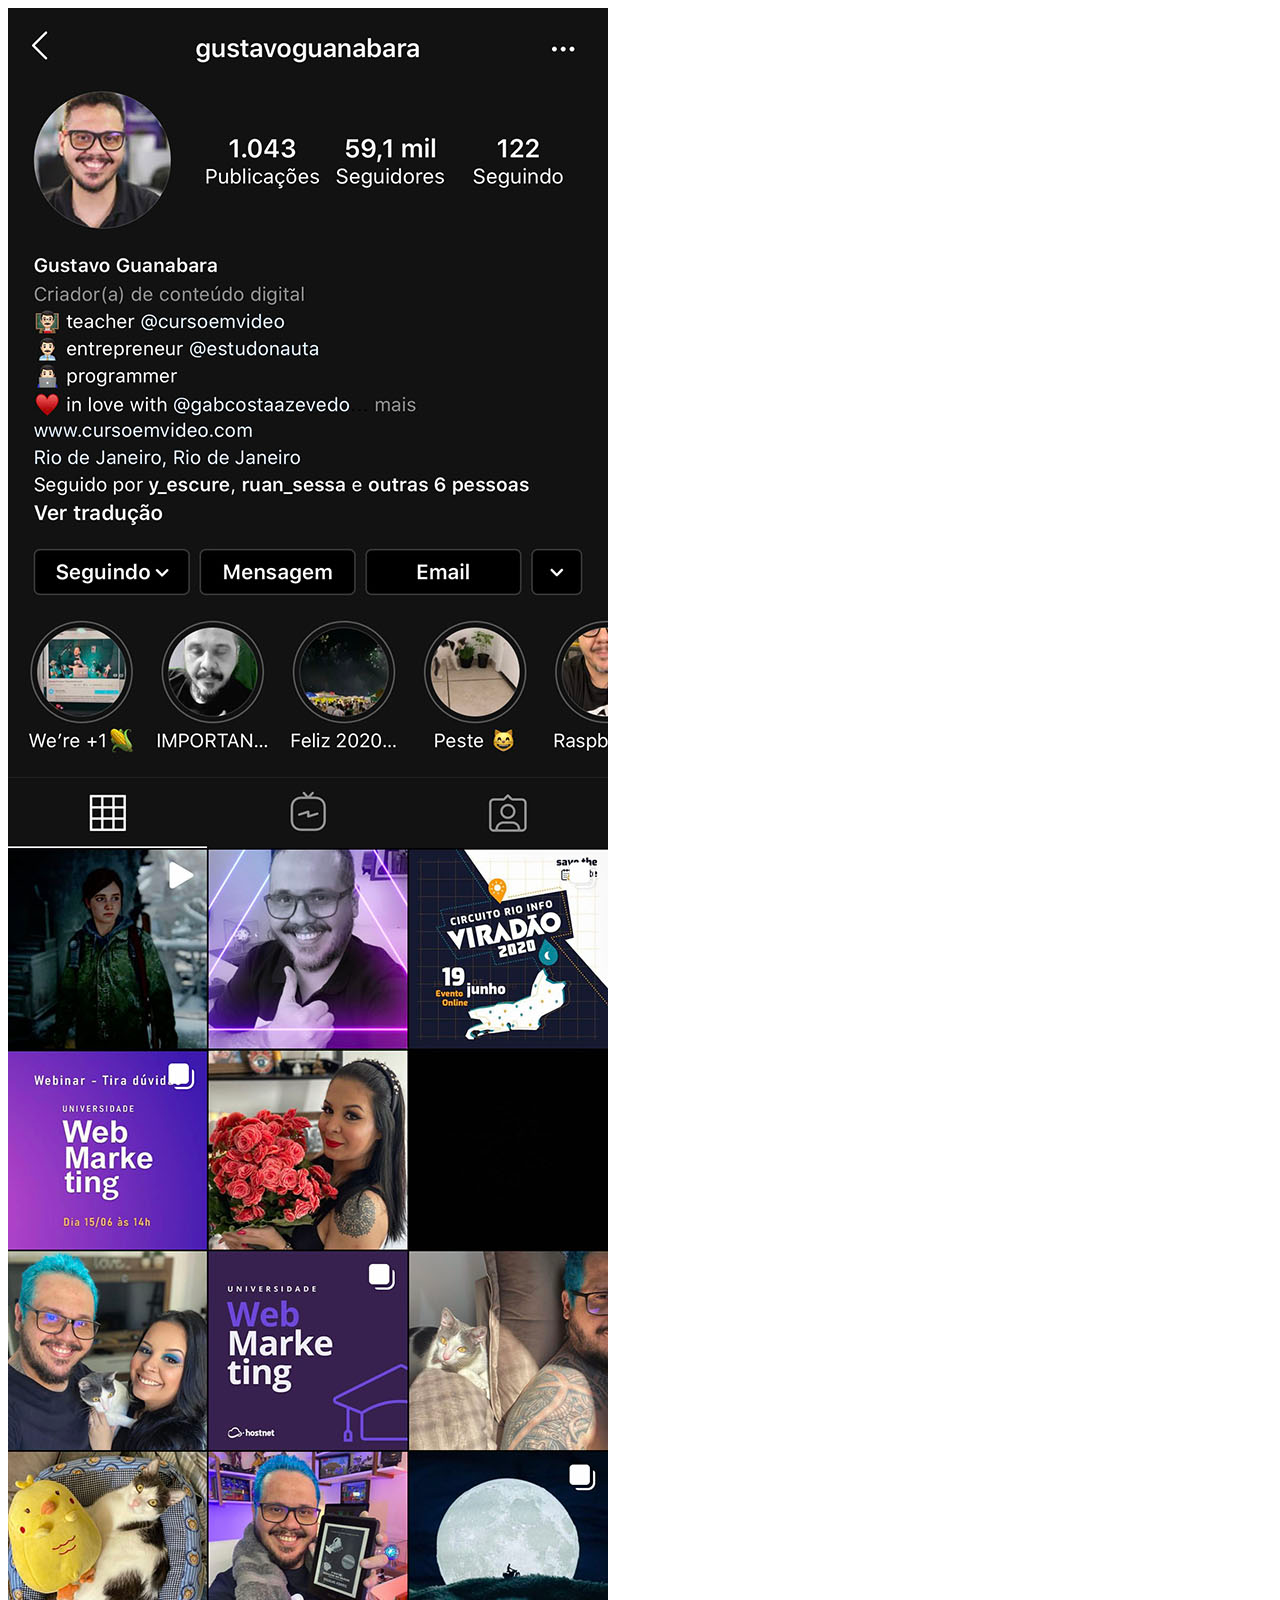
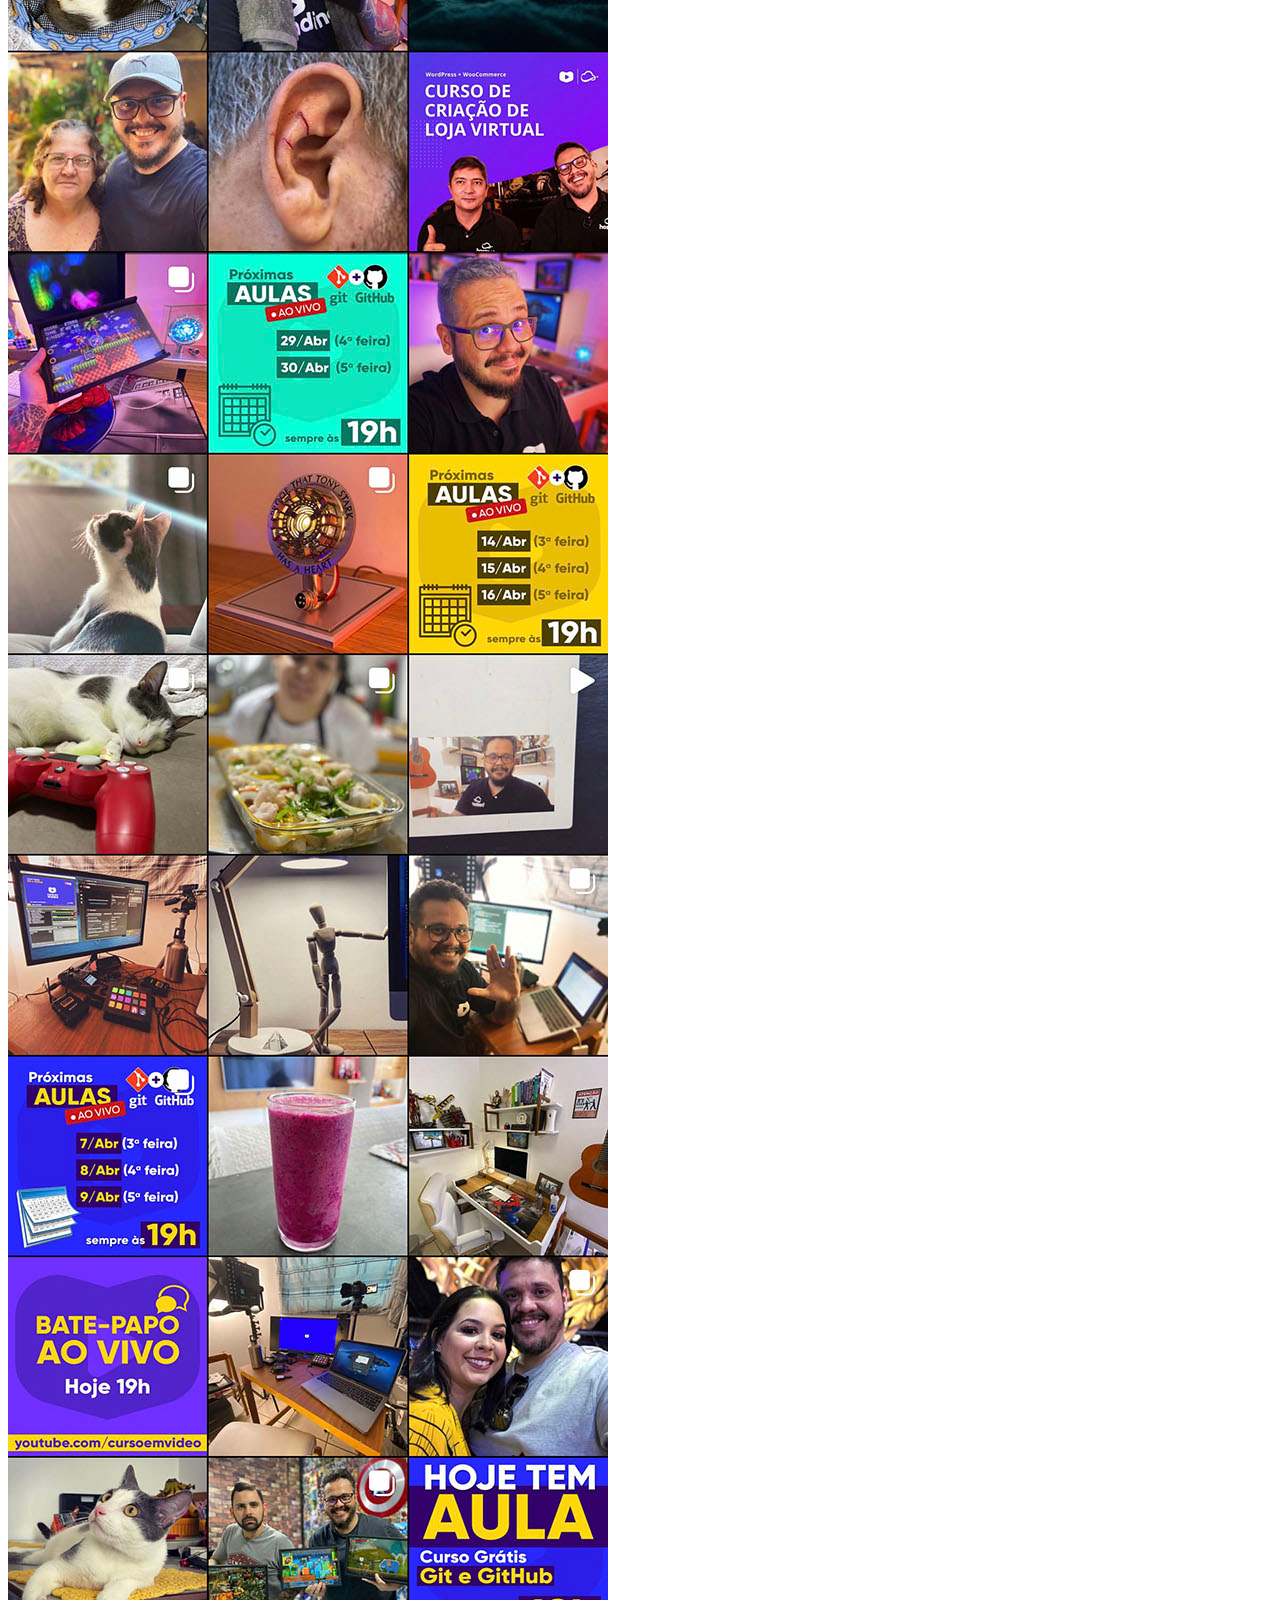
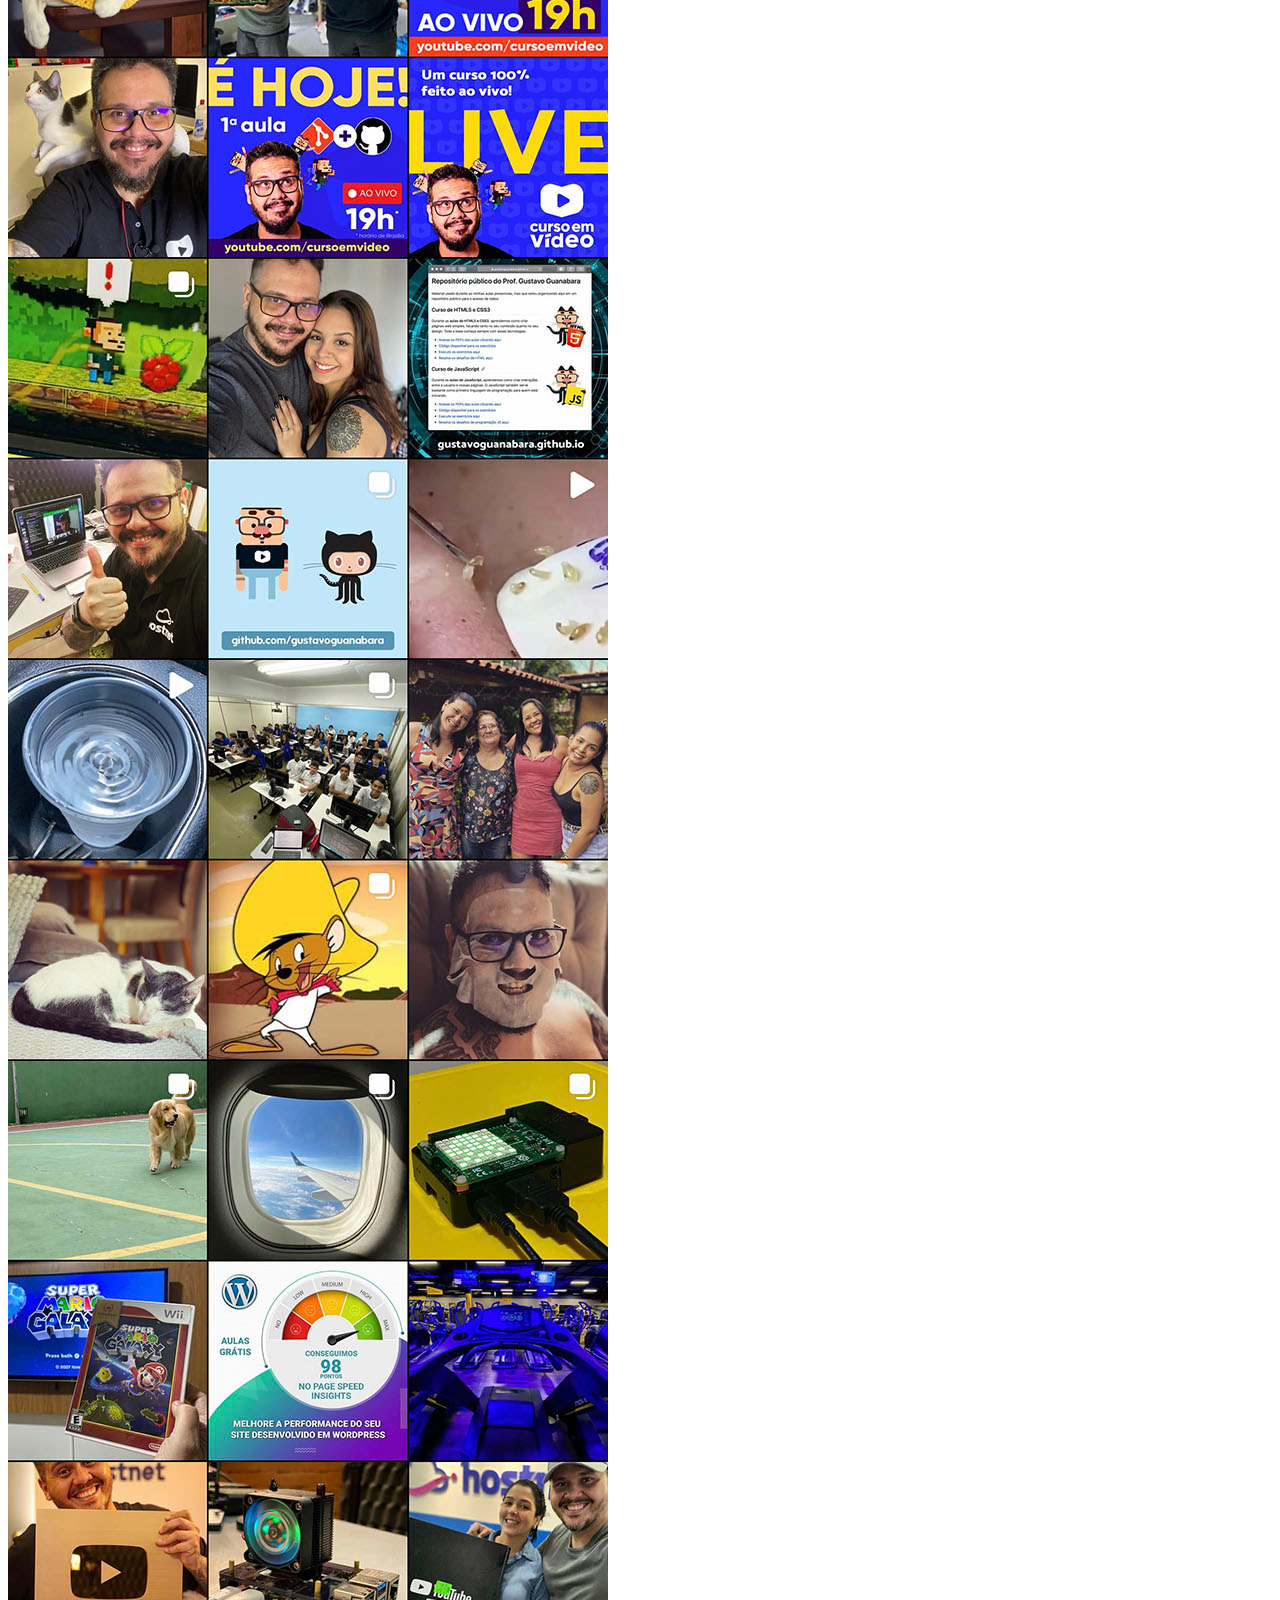
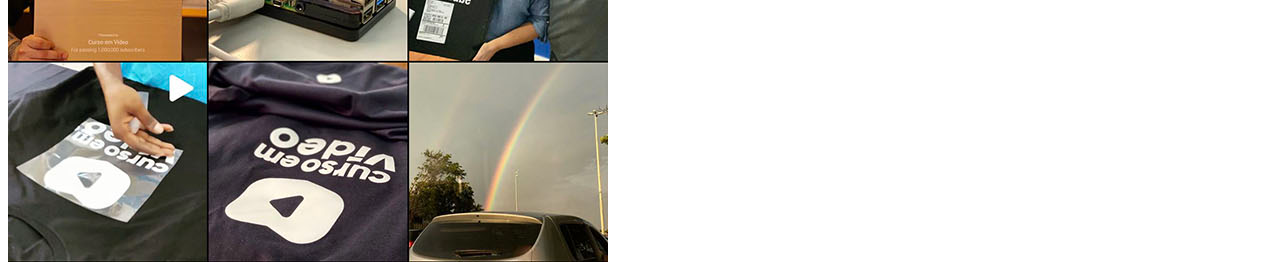
<file: Desafio013-3/paginas/insta.html>
<!DOCTYPE html>
<html lang="en">
<head>
    <meta charset="UTF-8">
    <meta name="viewport" content="width=device-width, initial-scale=1.0">
    <title>Document</title>
</head>
<body>
    <img src="../imagens/tela-instagram.jpg" alt="">
    
</body>
</html>
</file>
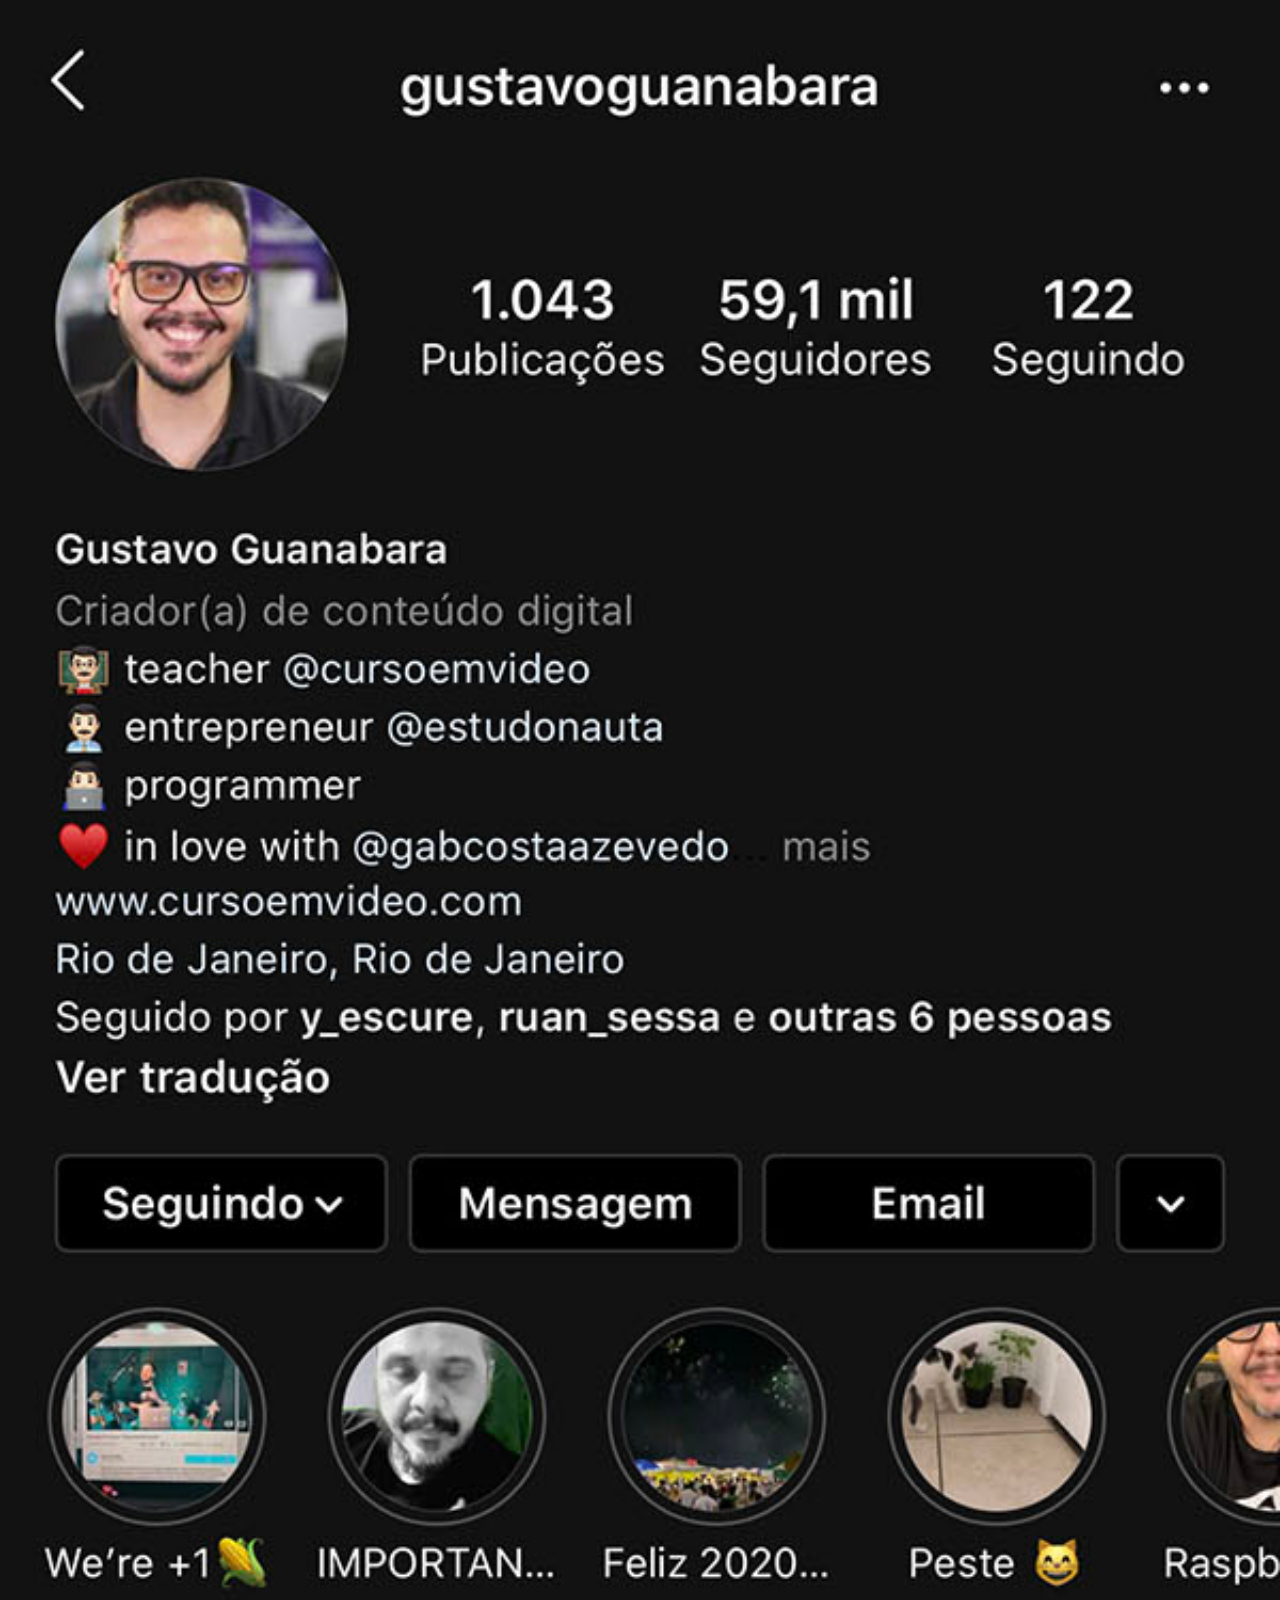
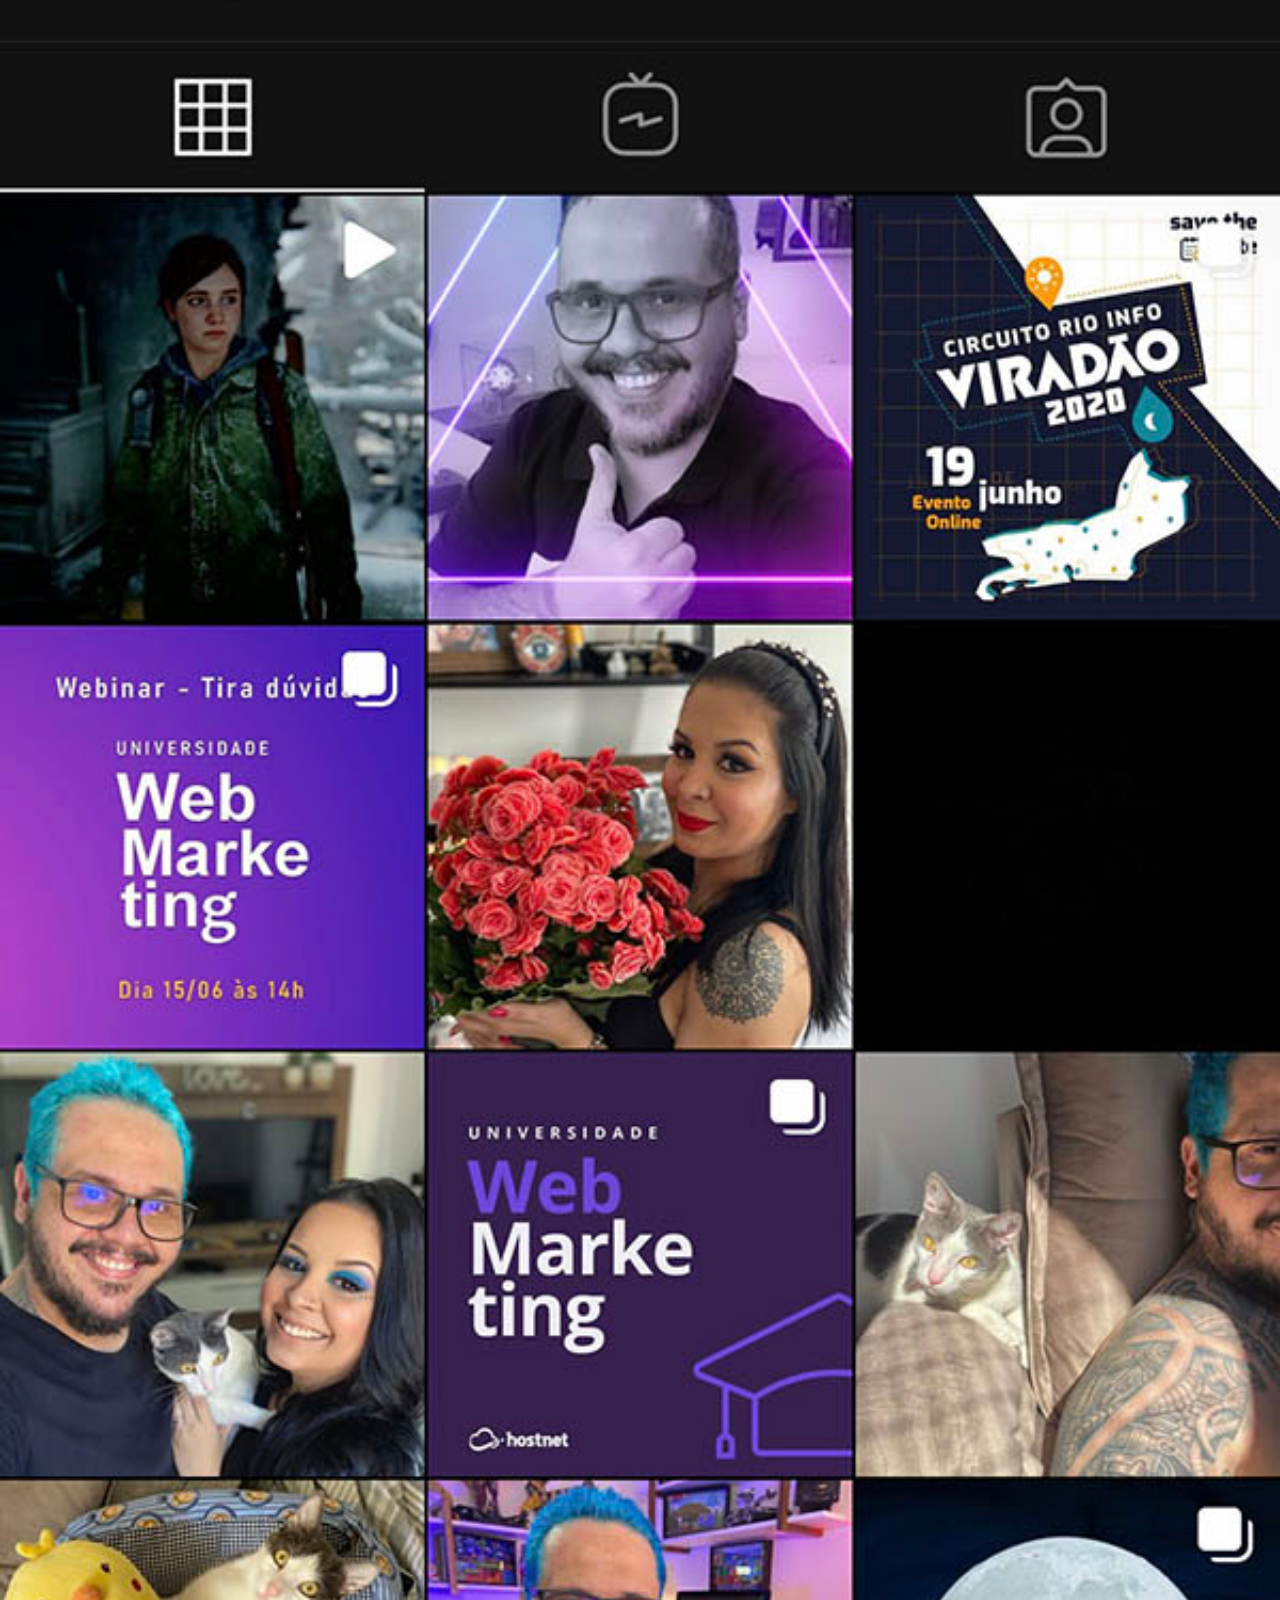
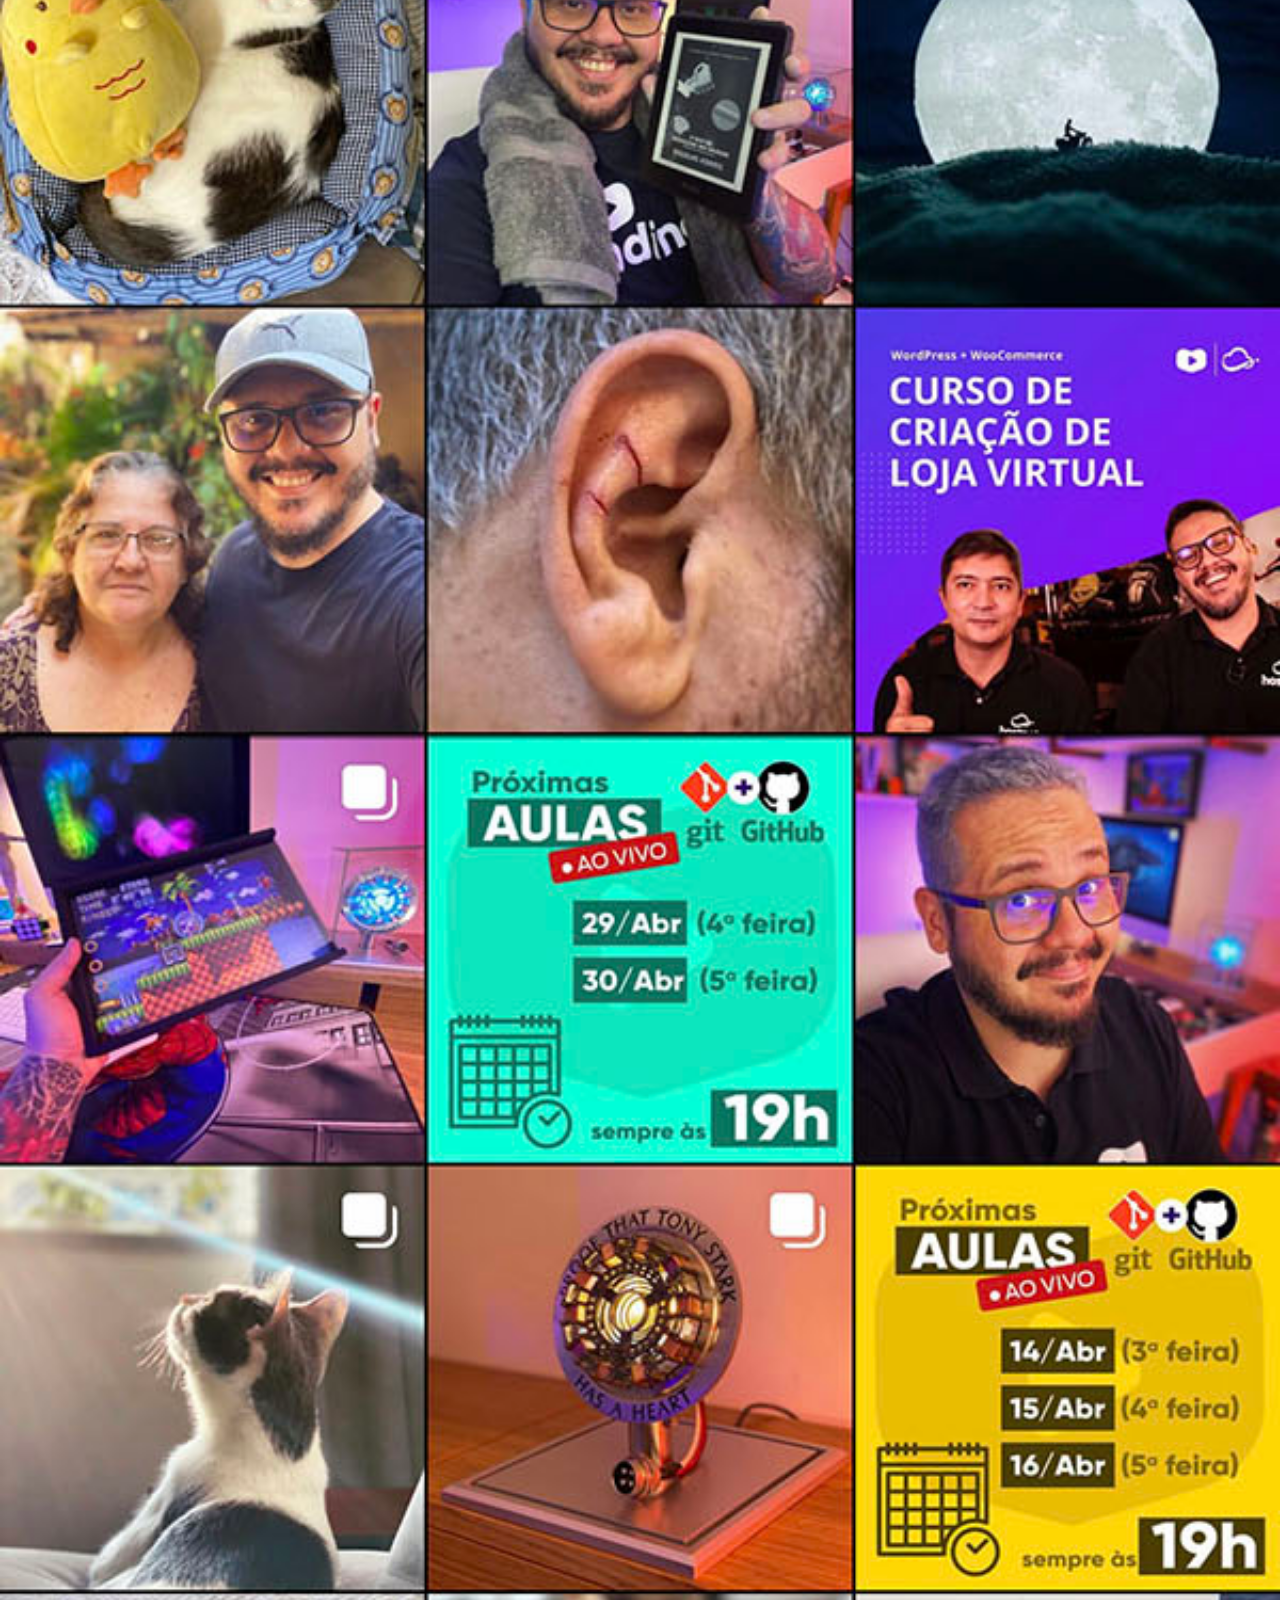
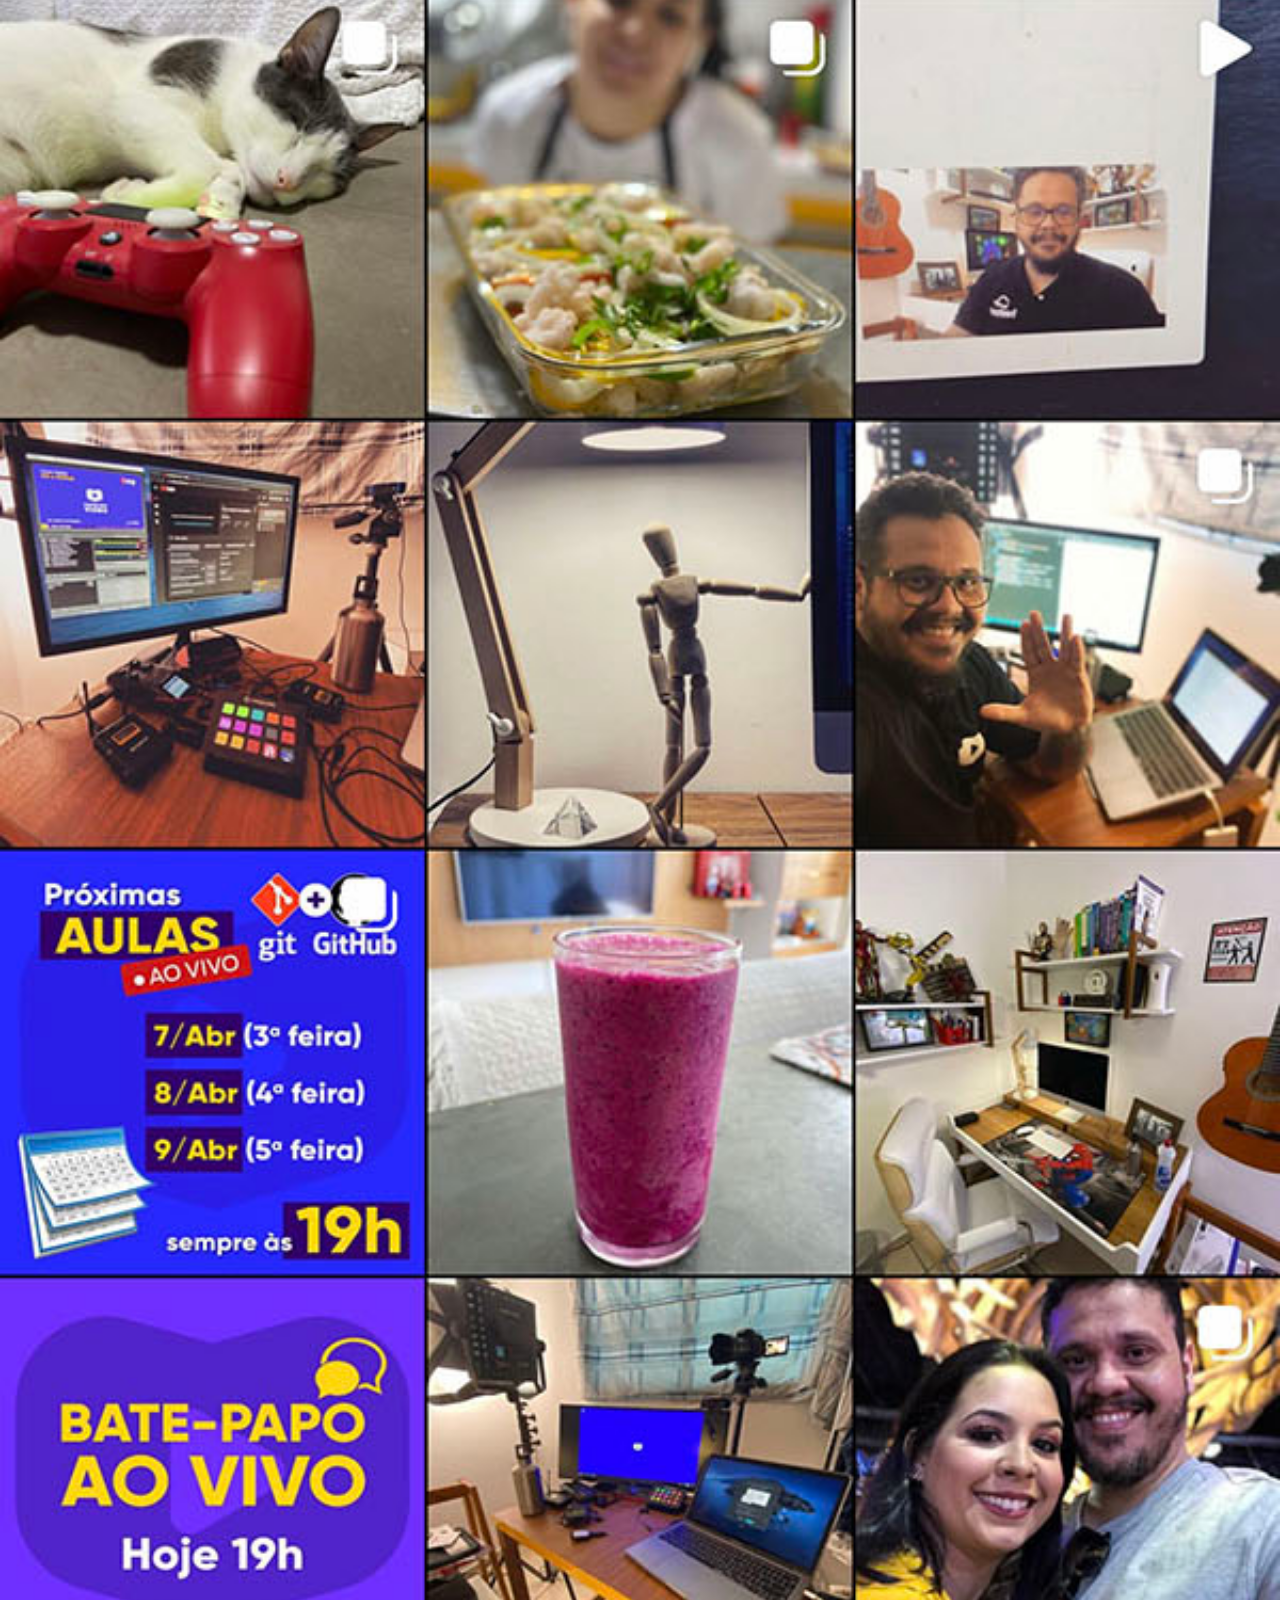
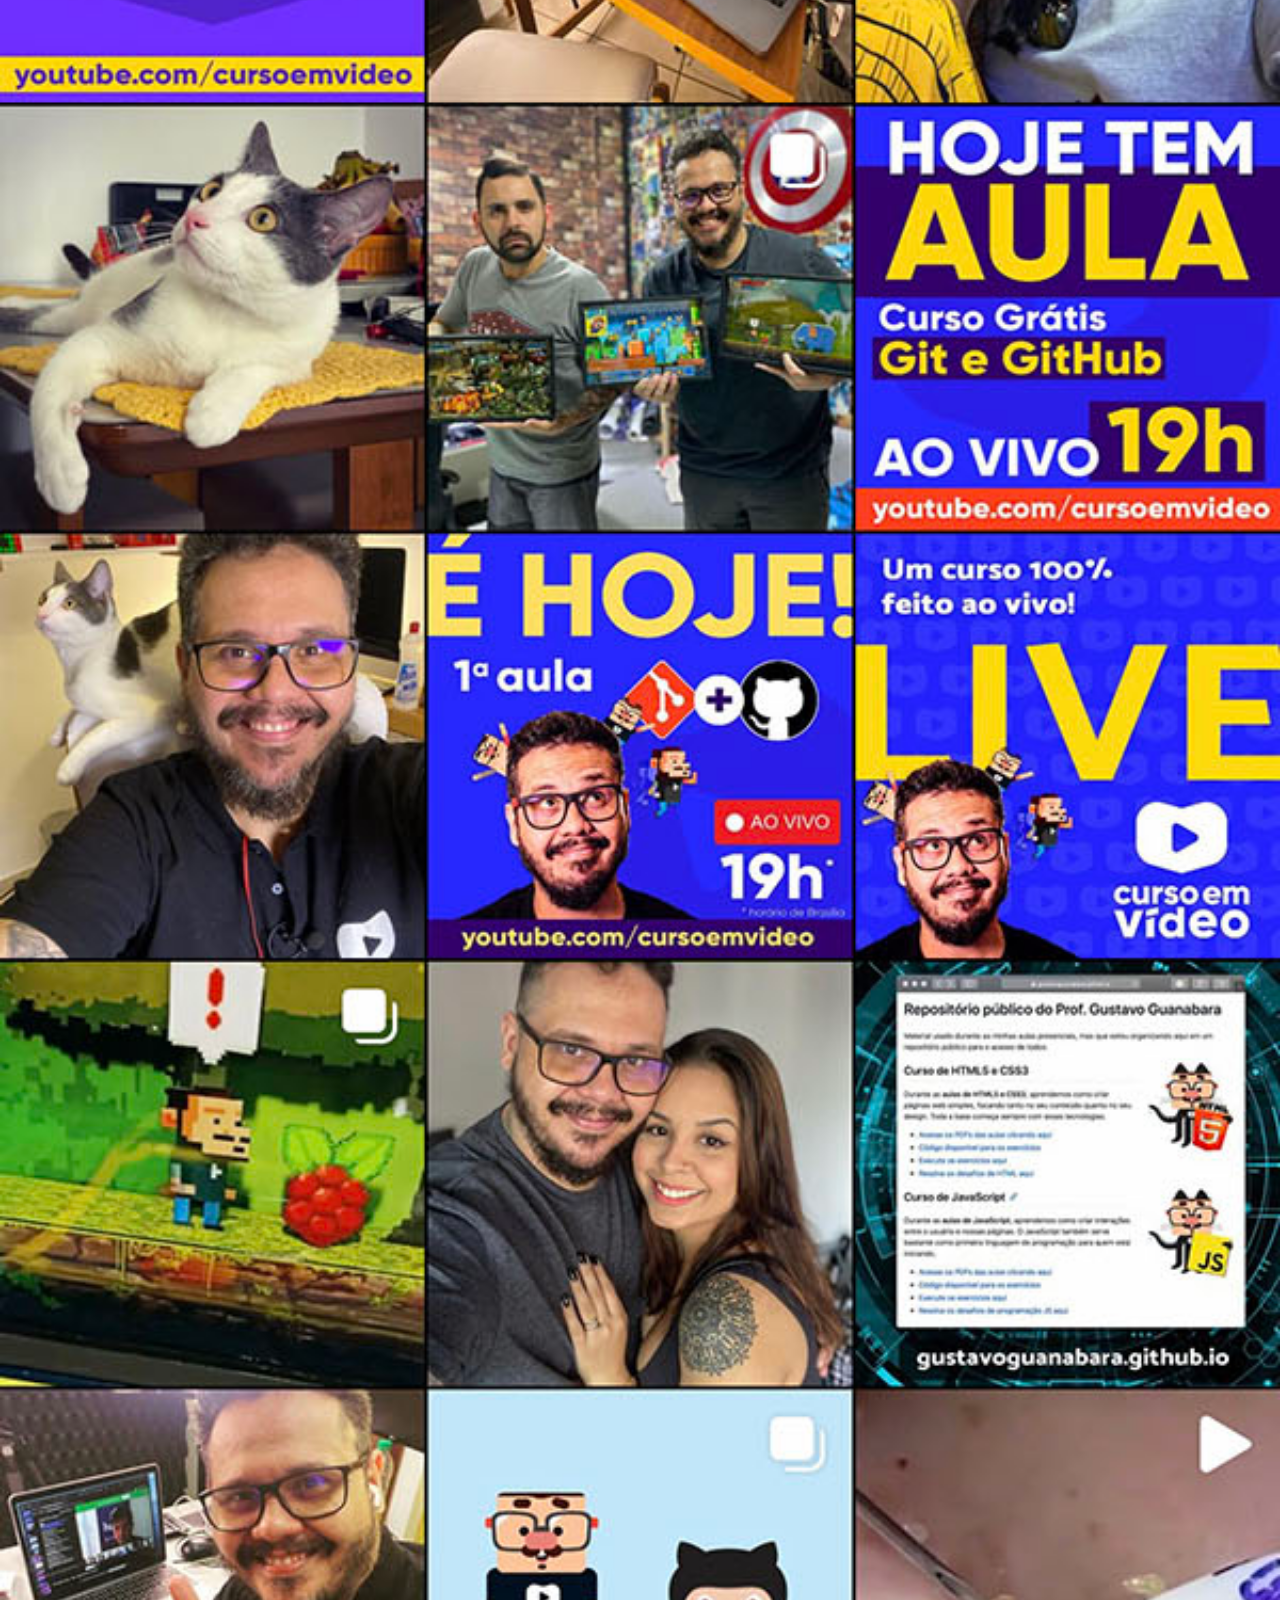
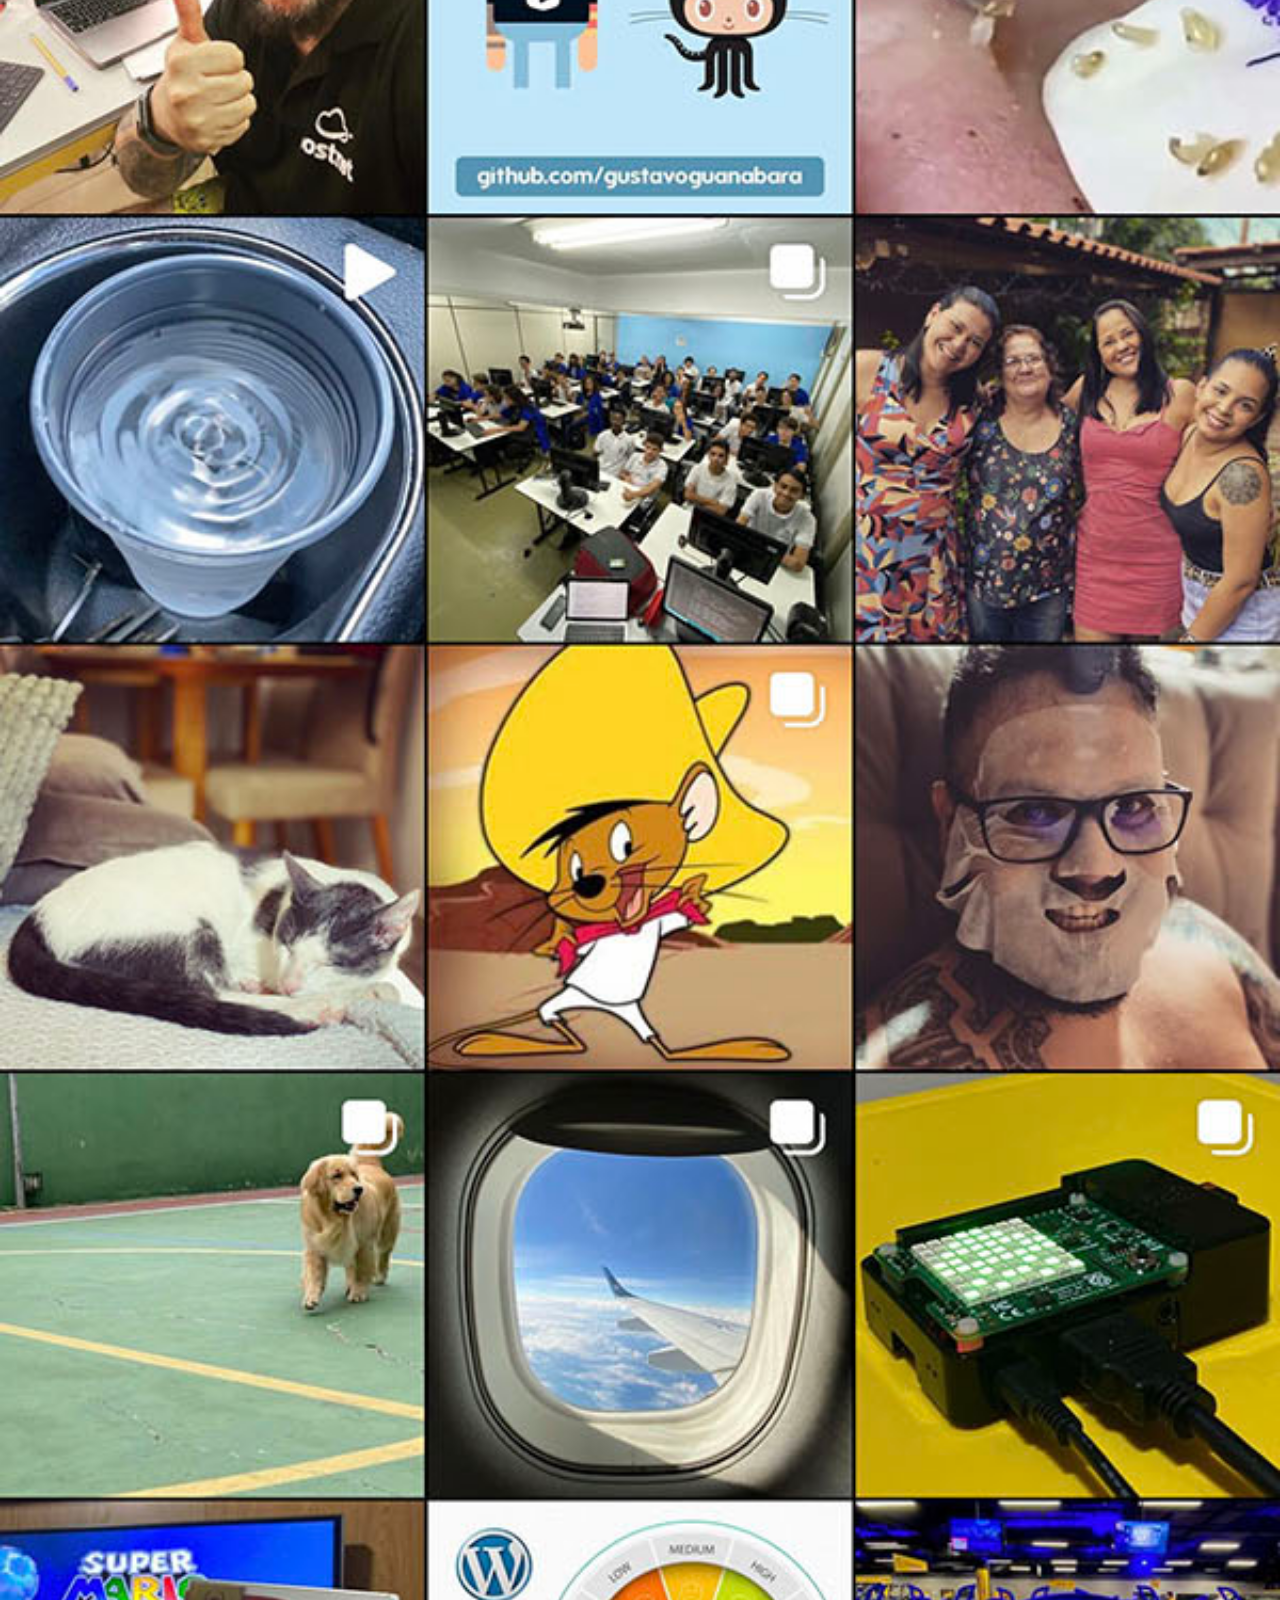
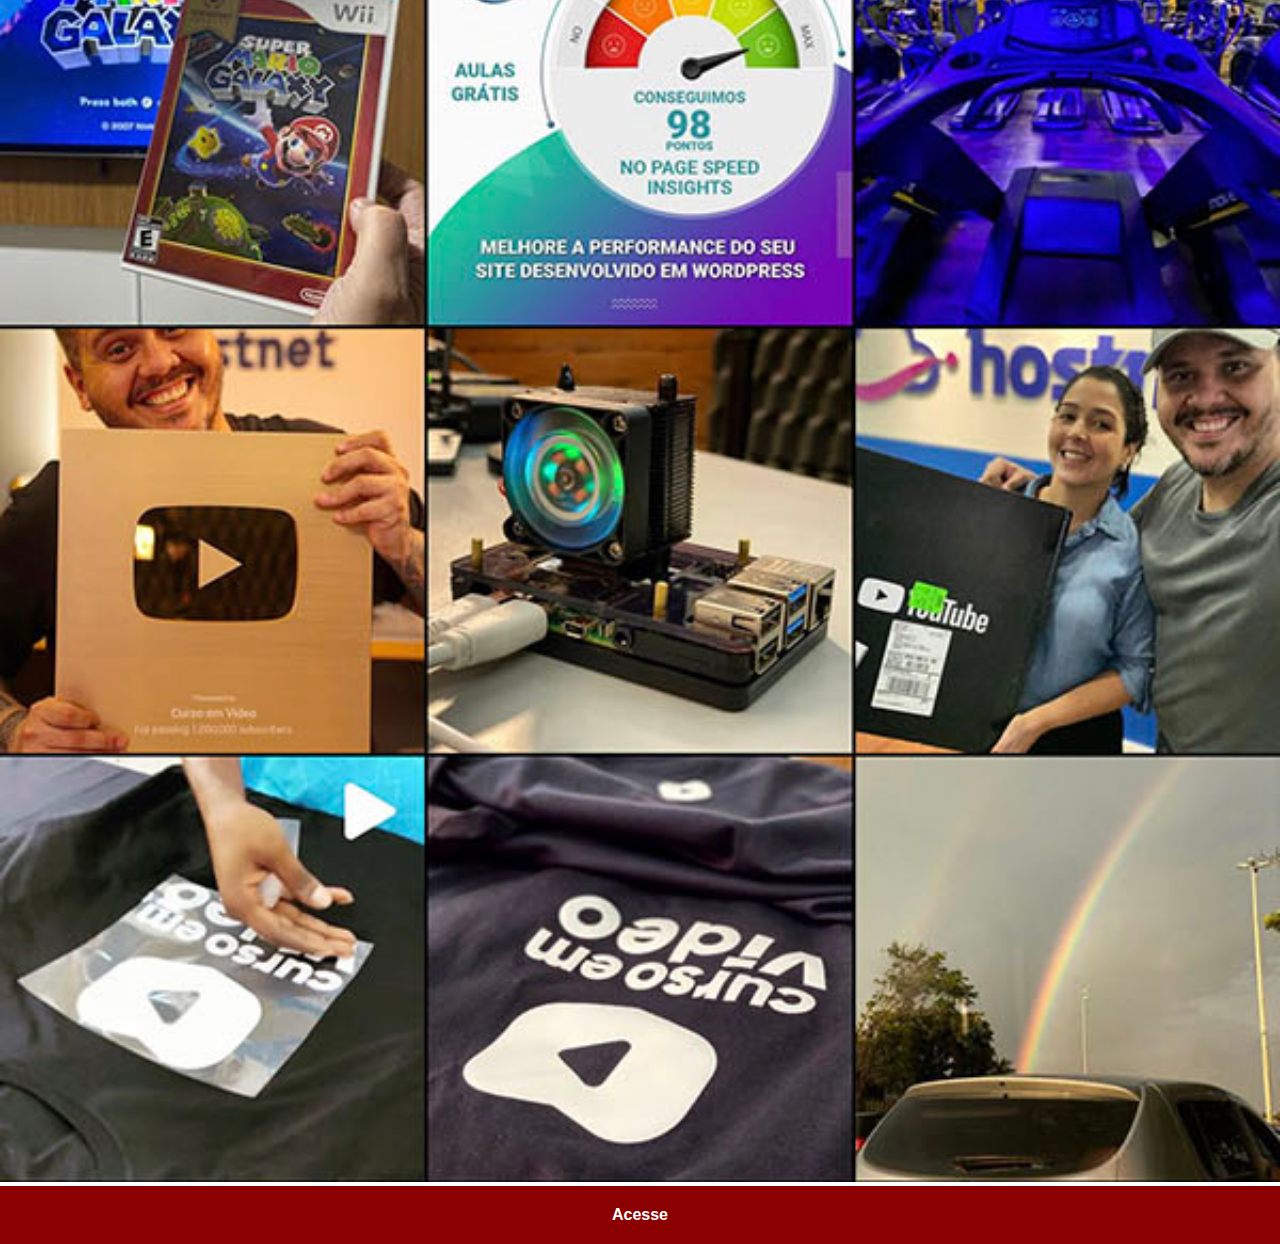
<file: Desafio013-3/paginas/instagram.html>
<!DOCTYPE html>
<html lang="pt-br">
<head>
    <meta charset="UTF-8">
    <meta name="viewport" content="width=device-width, initial-scale=1.0">
    <link rel="stylesheet" href="estilos/social.css">
    <title>Instagram</title>
</head>
<body>
    <img src="../imagens/tela-instagram.jpg" alt="instagram">
    <a href="https://www.google.com/url?sa=t&rct=j&q=&esrc=s&source=web&cd=&cad=rja&uact=8&ved=2ahUKEwj0jt7y5e-PAxVtpZUCHacWCNQQFnoECAwQAQ&url=https%3A%2F%2Fwww.instagram.com%2Fgustavoguanabara%2F&usg=AOvVaw0aD0BtK6ltujjP6-IntuNe&opi=89978449" target="_blank">Acesse</a>
    
</body>
</html>
</file>
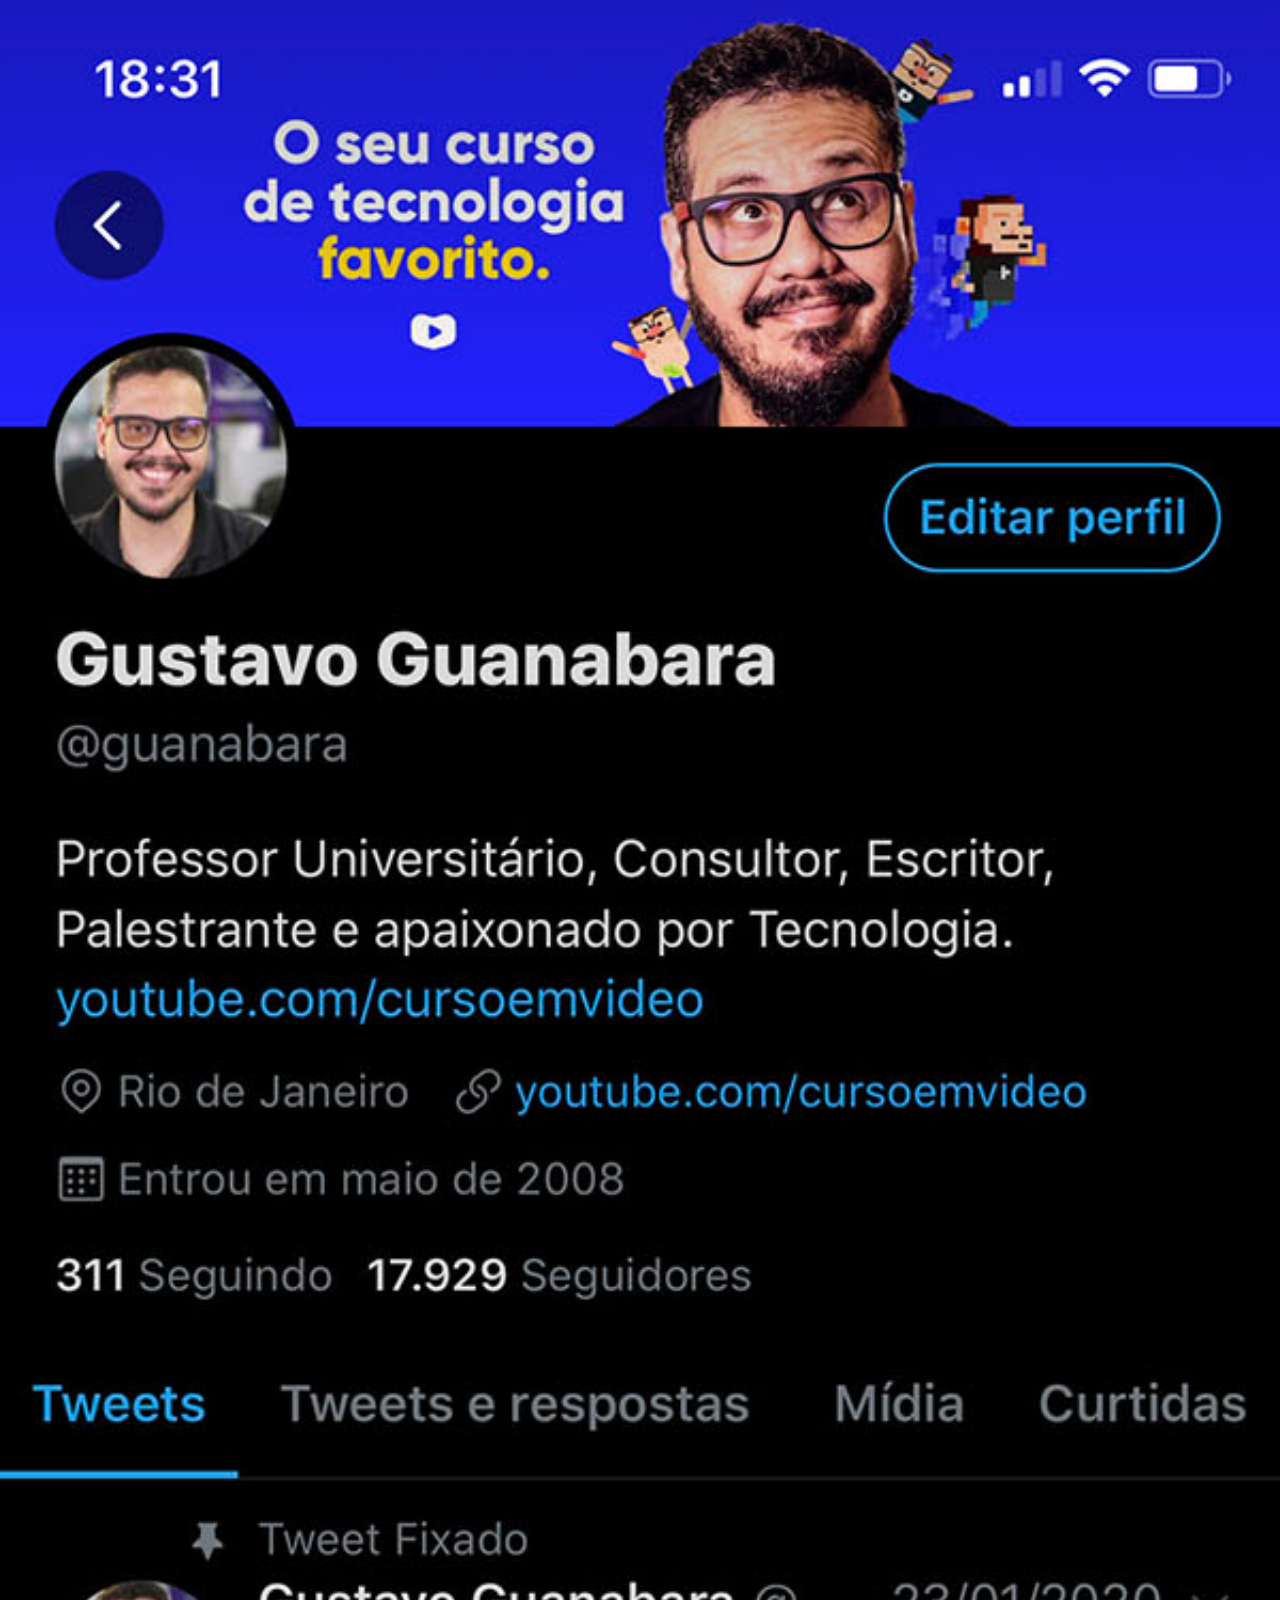
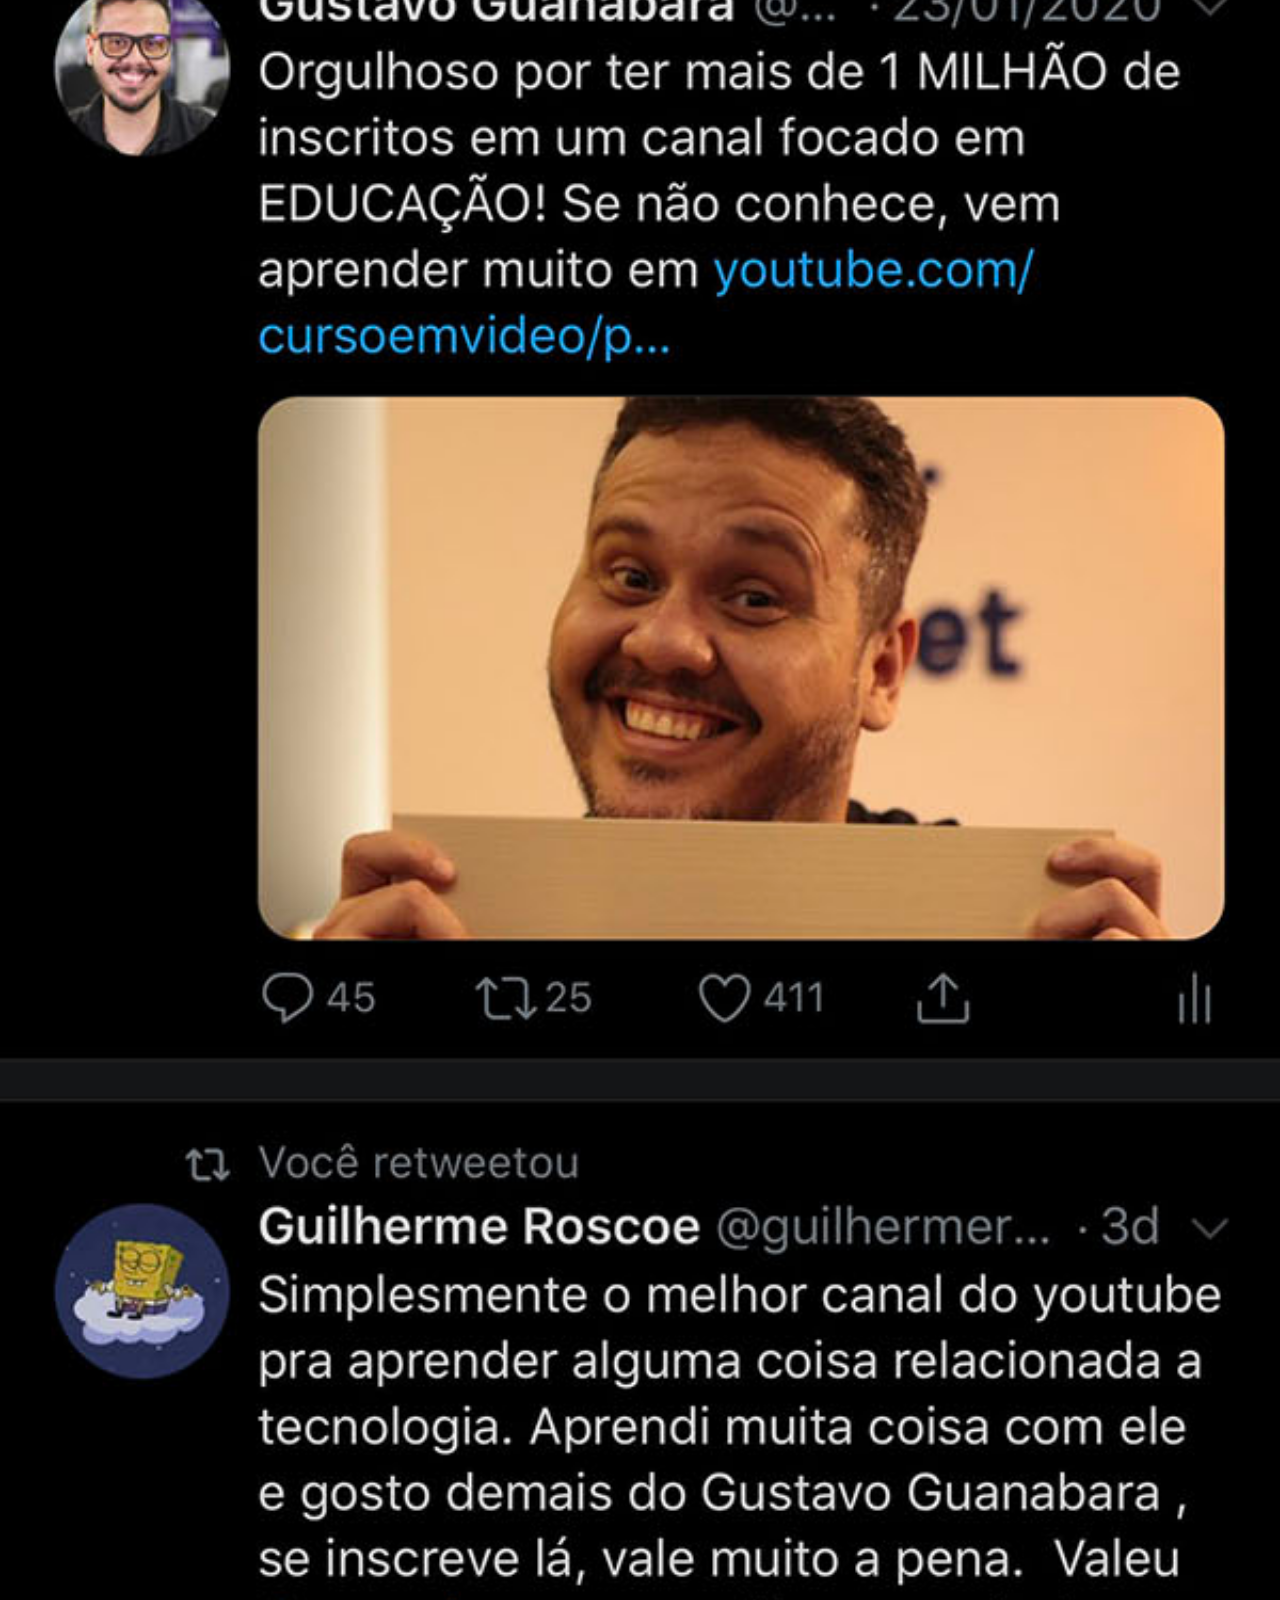
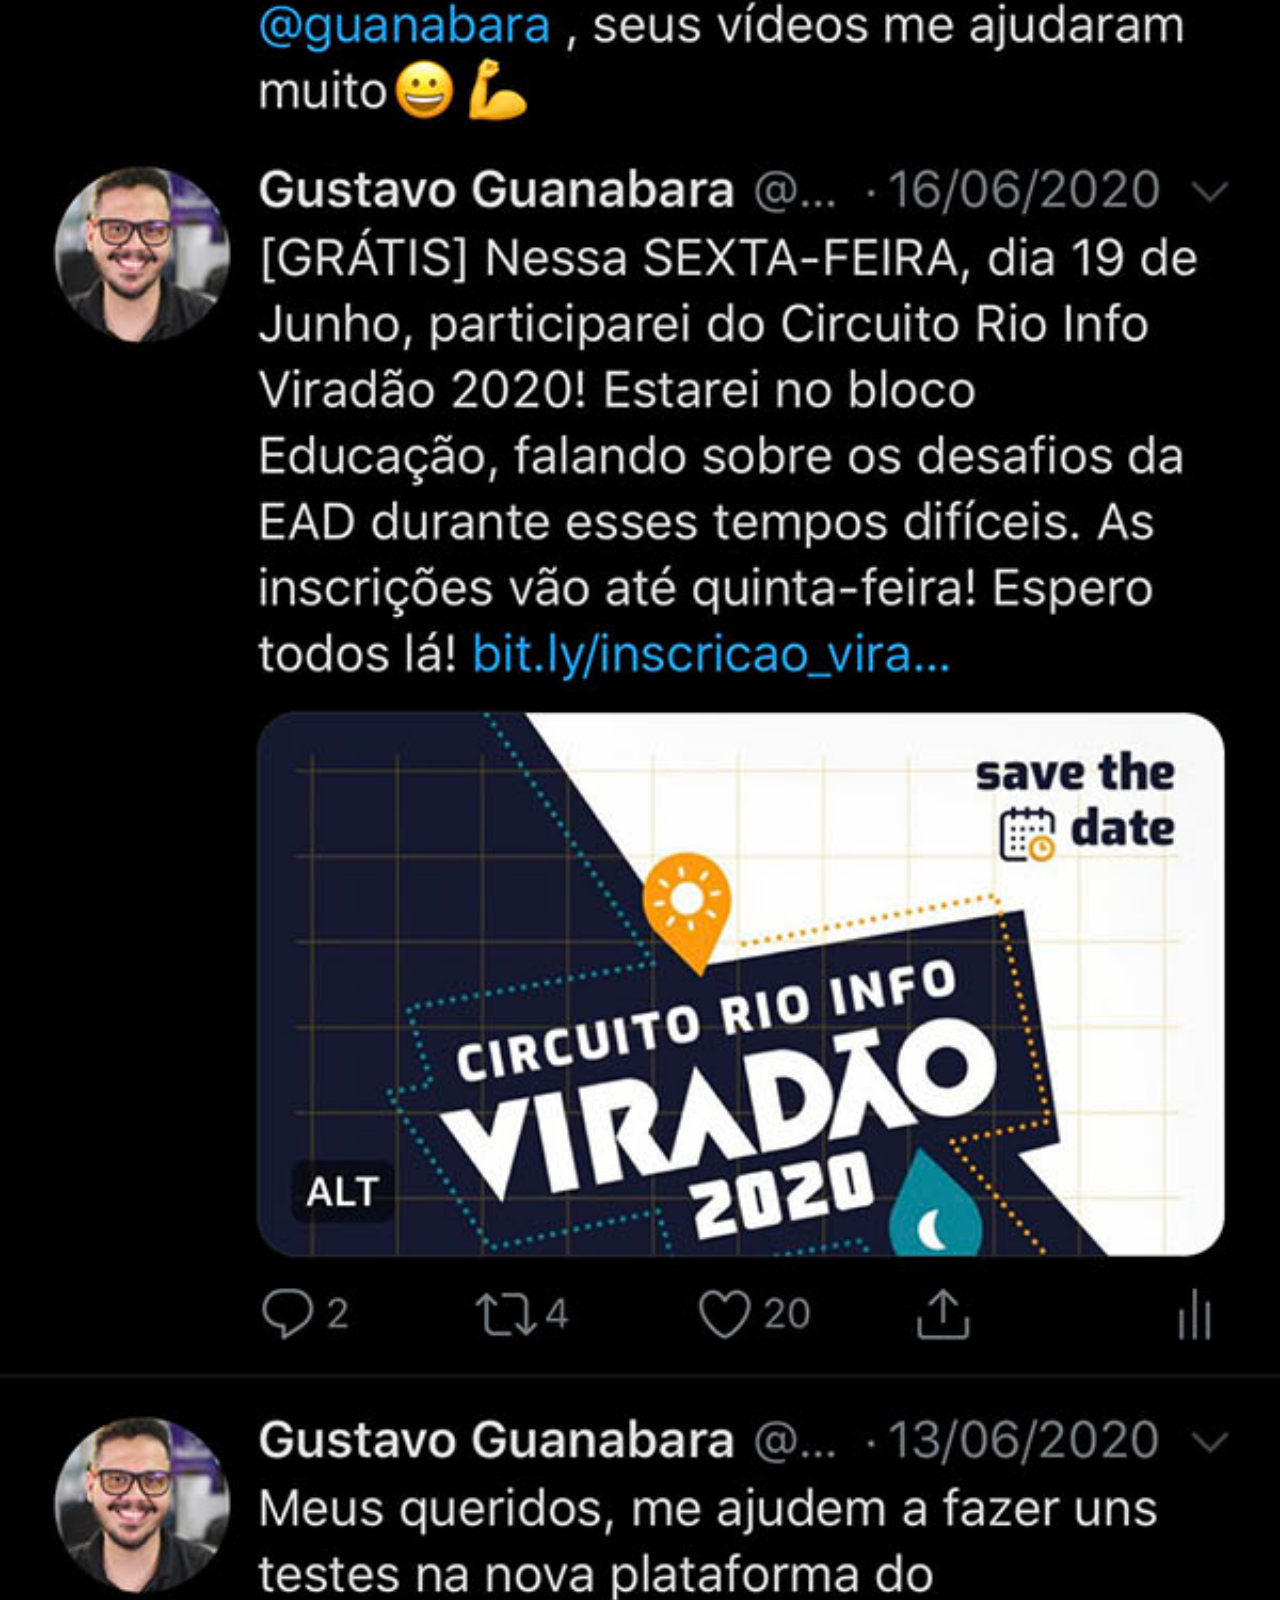
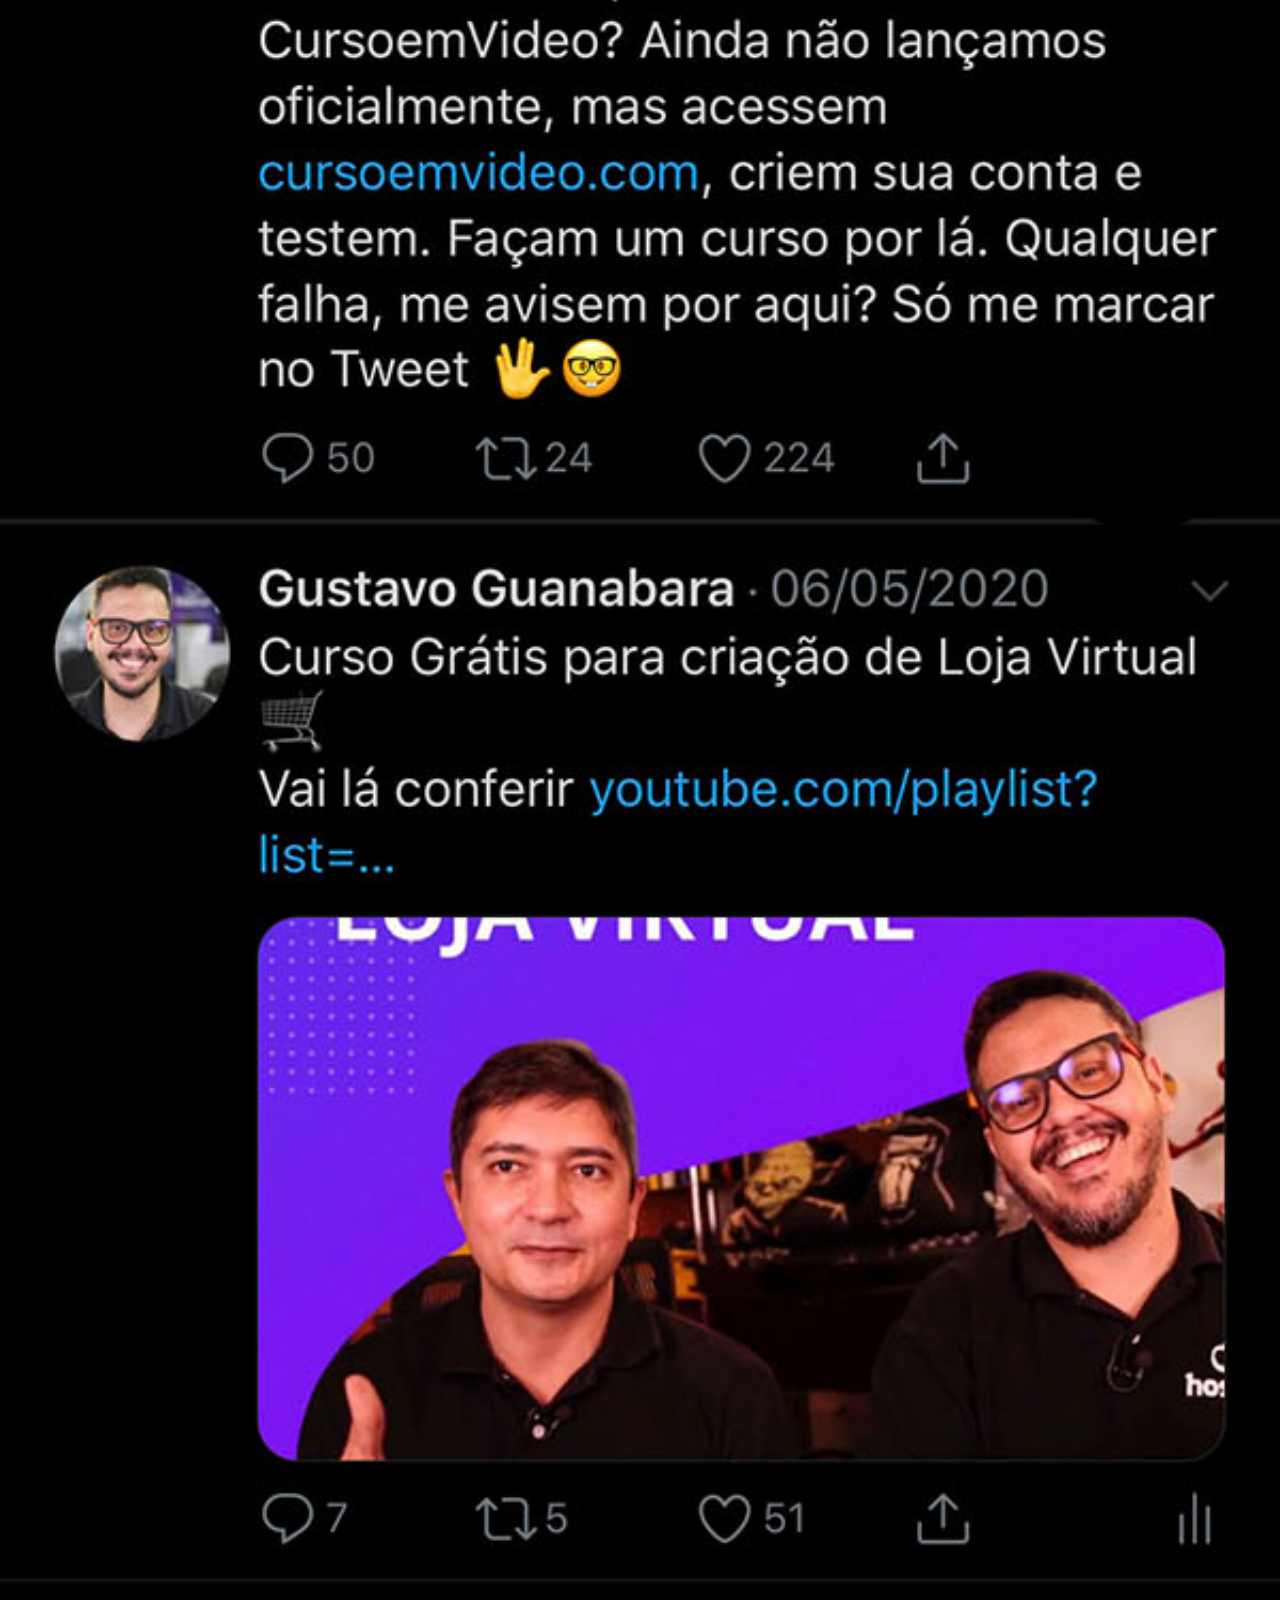
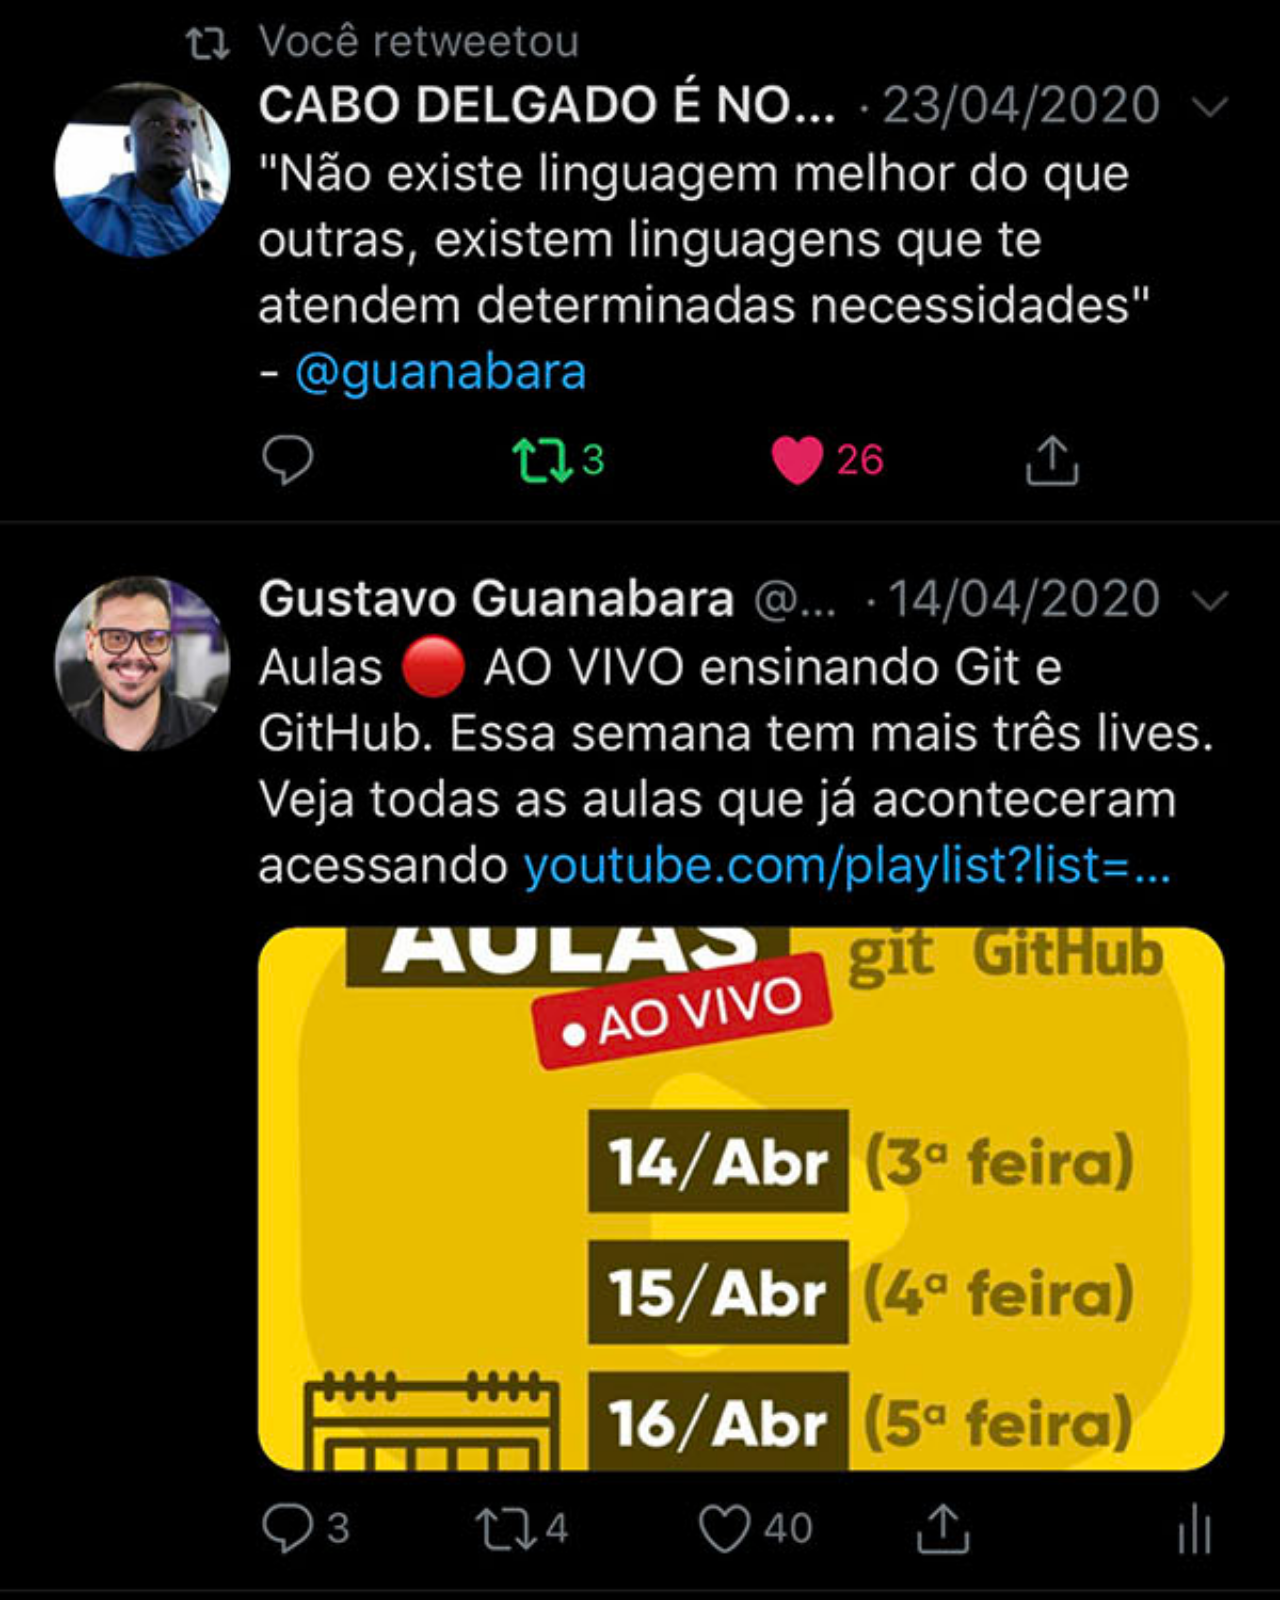
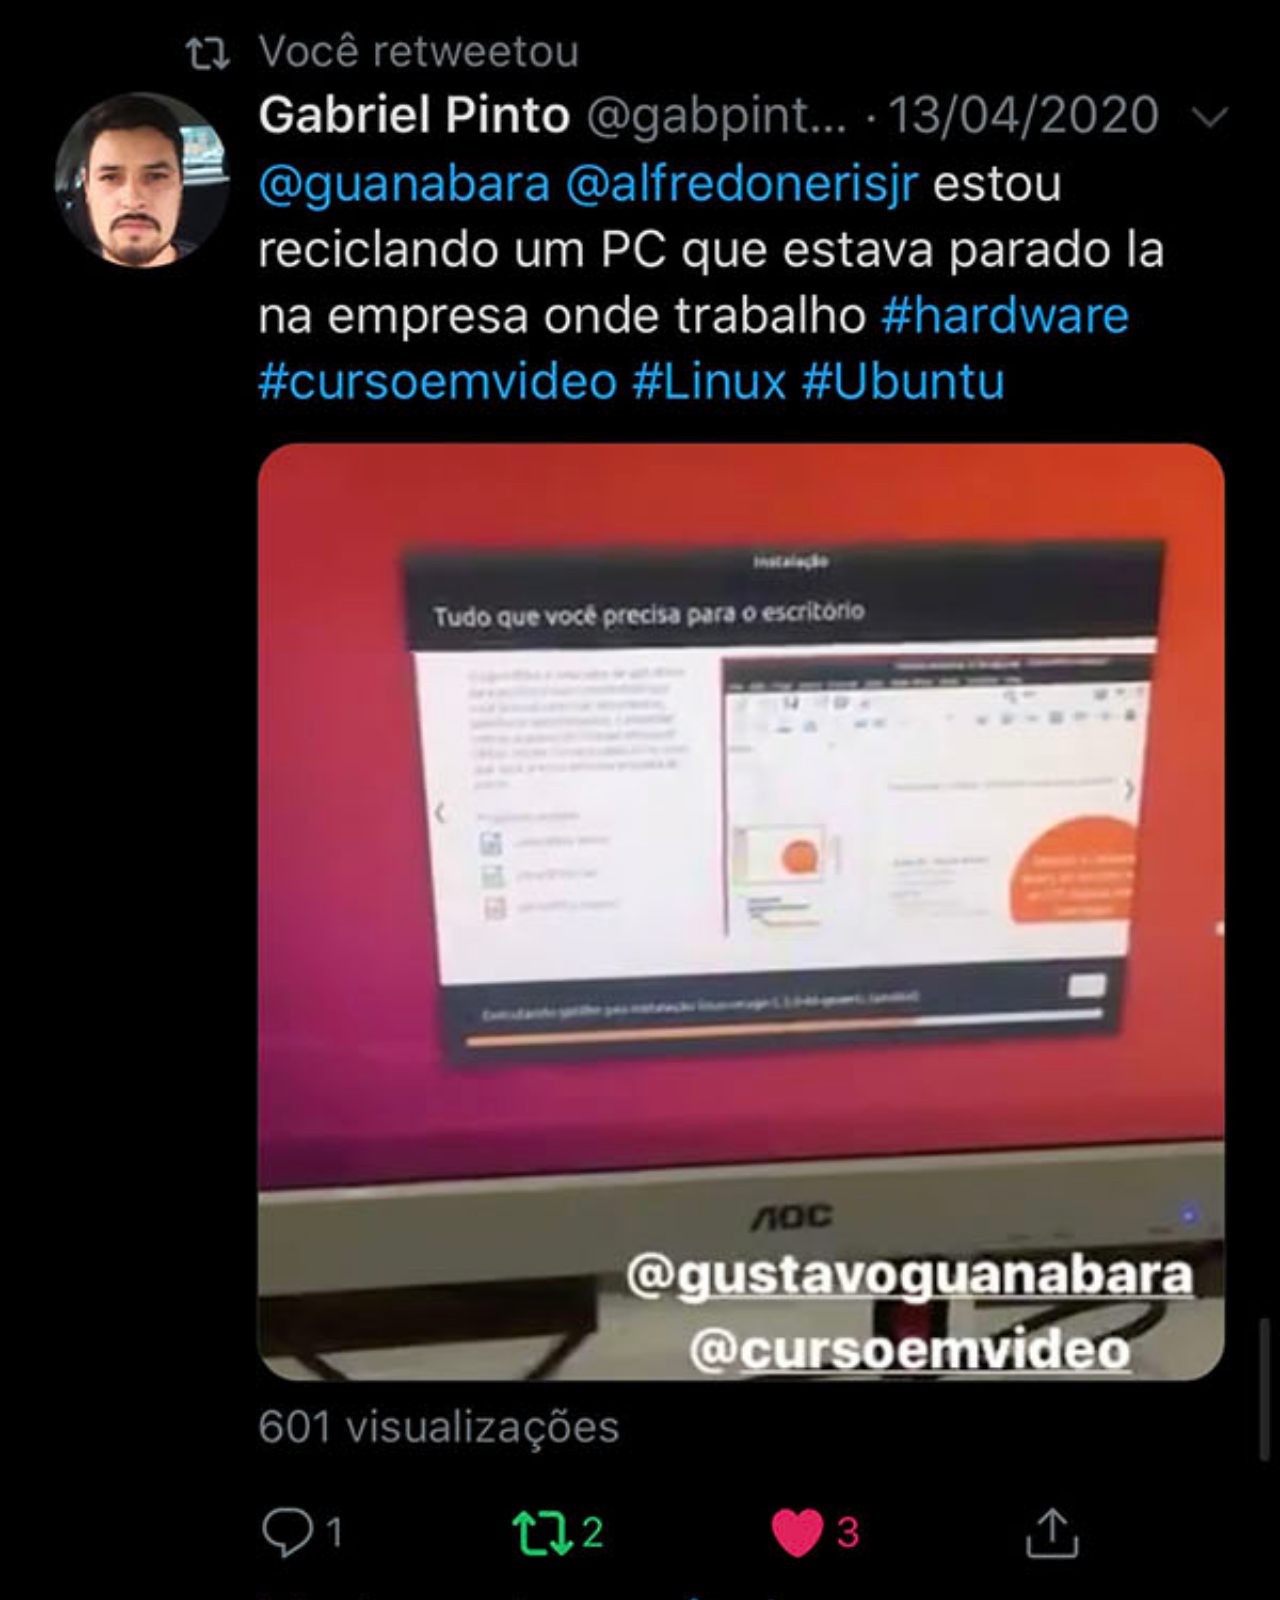
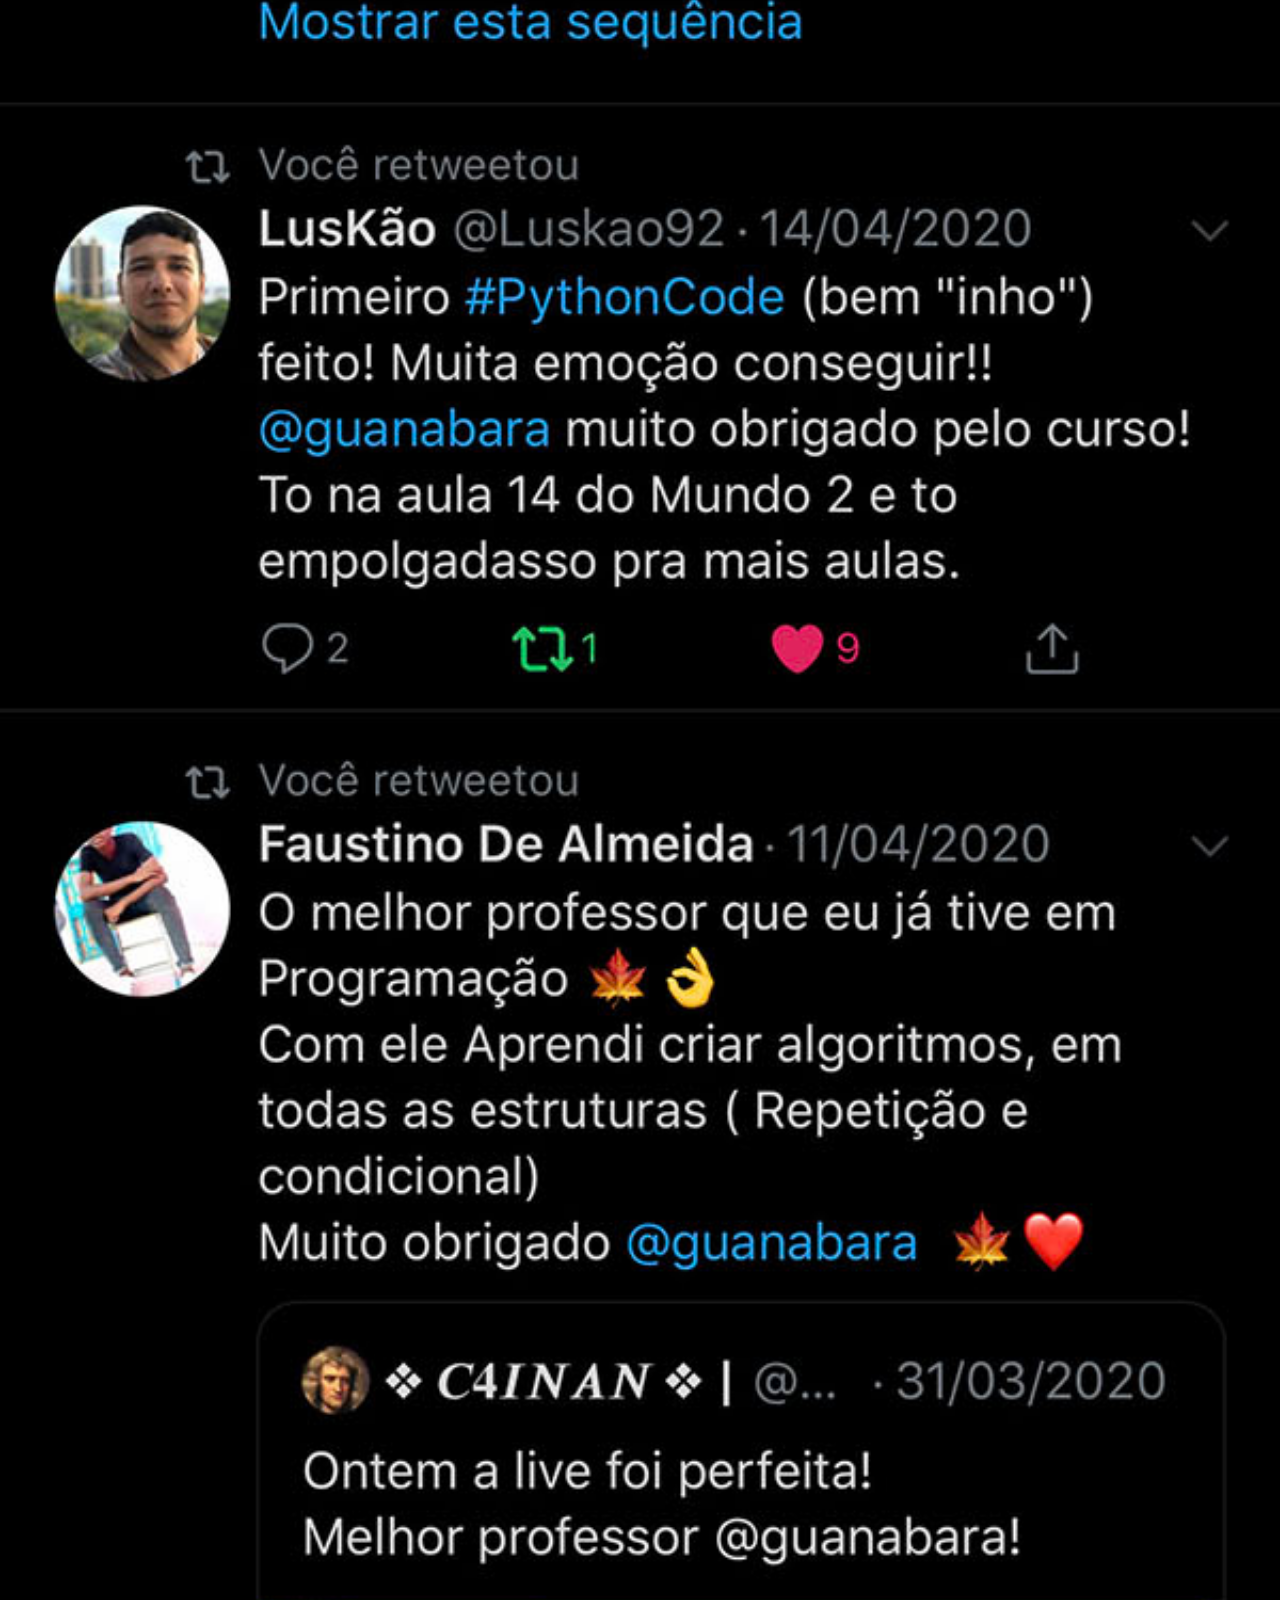
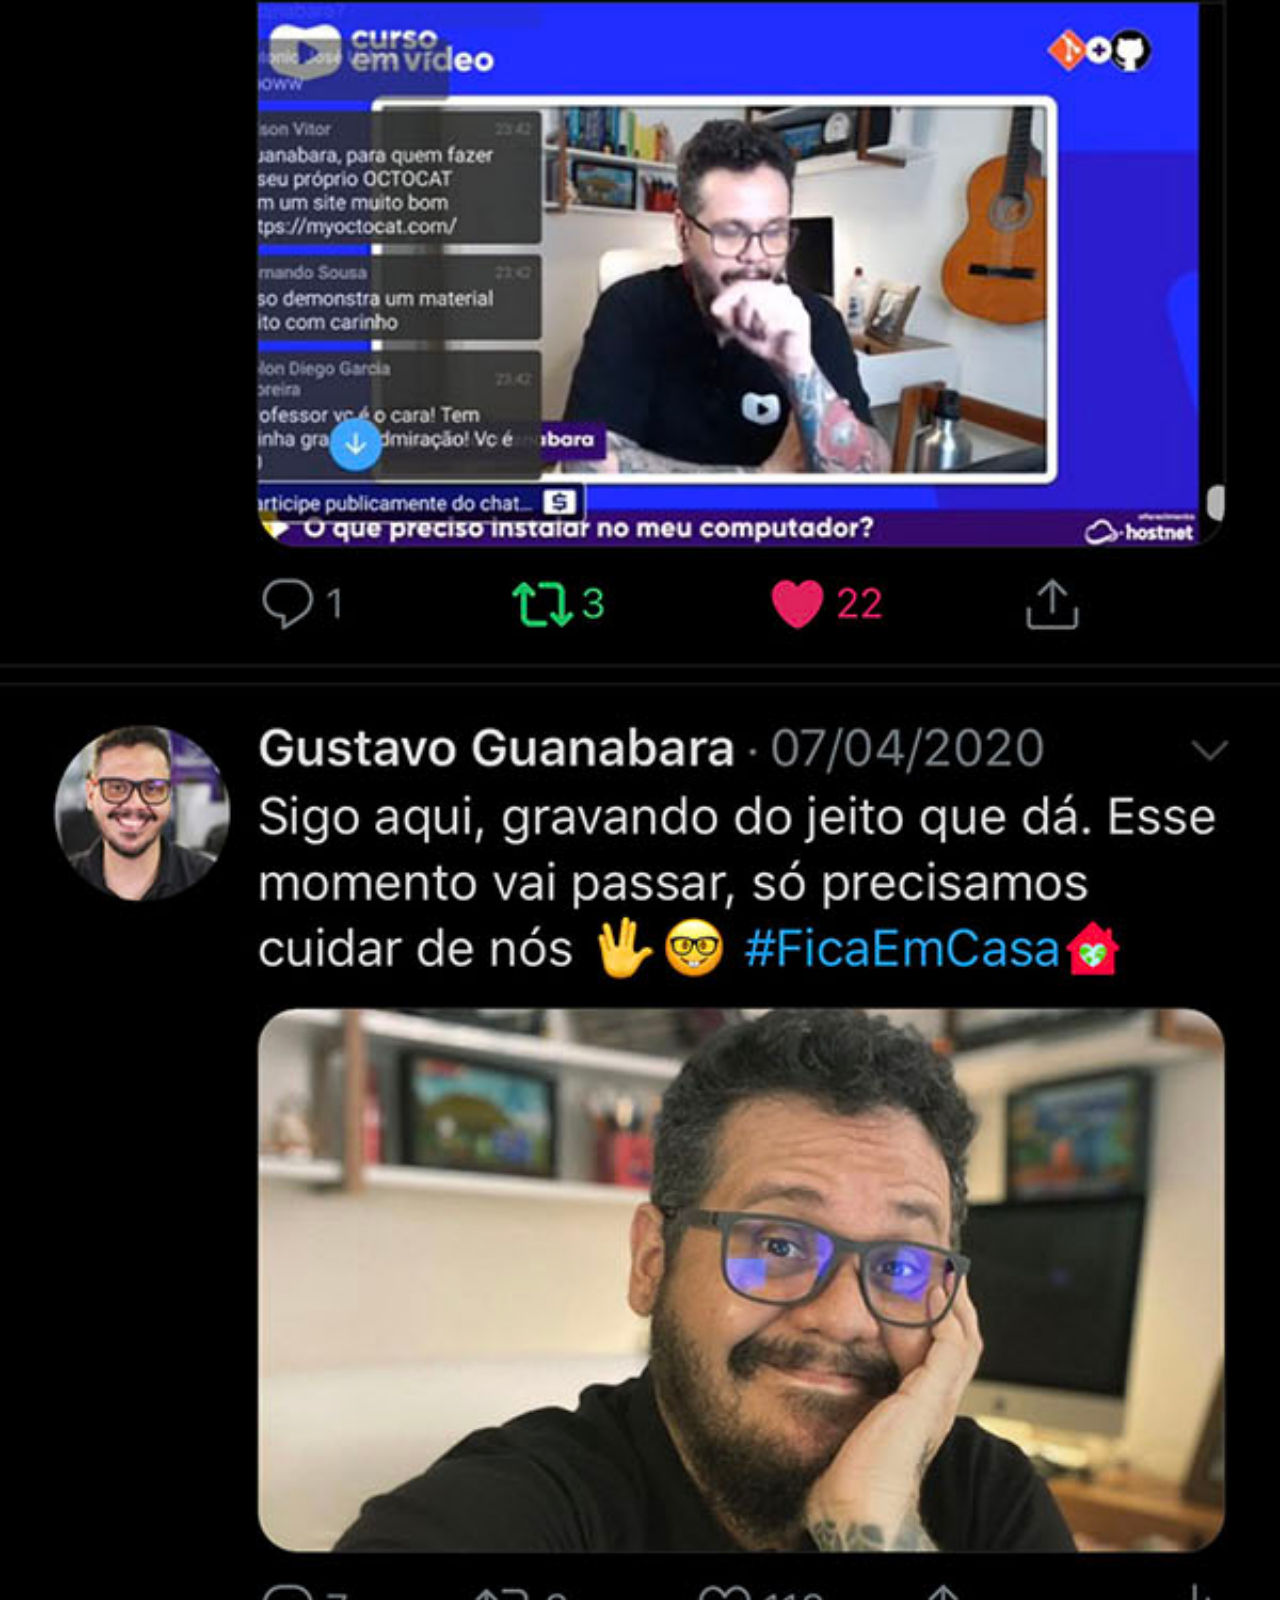
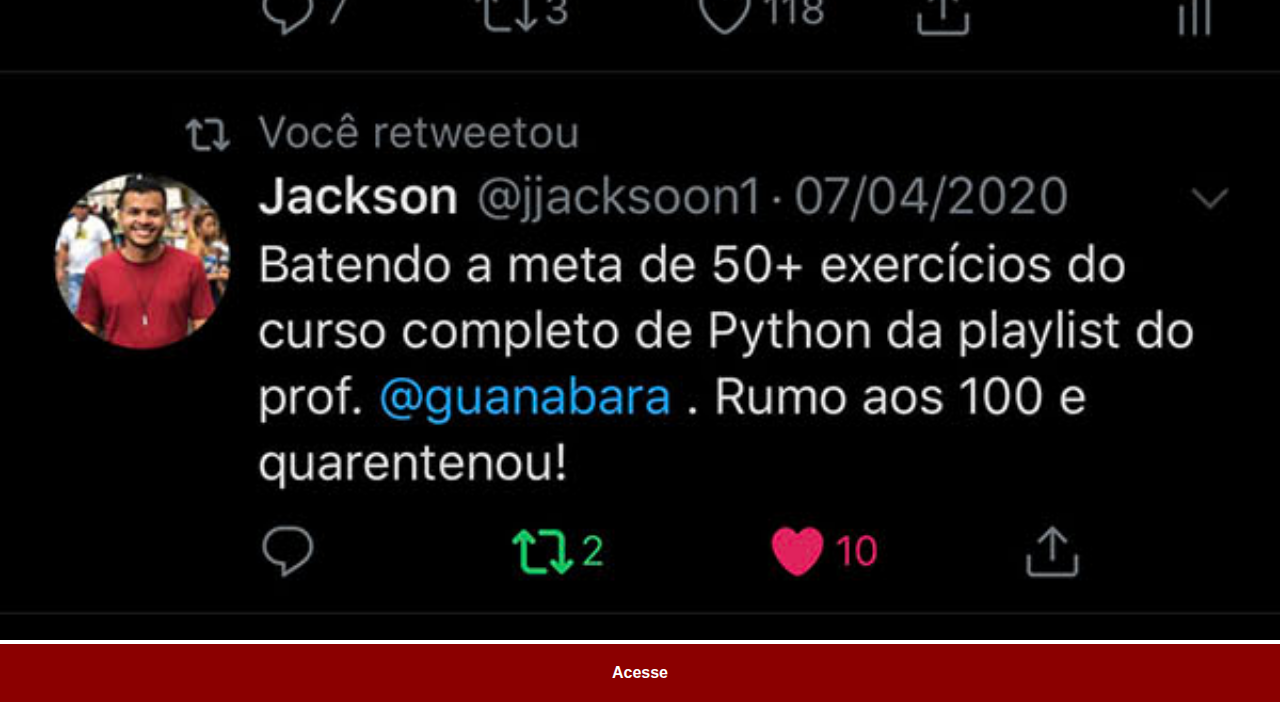
<file: Desafio013-3/paginas/twitter.html>
<!DOCTYPE html>
<html lang="pt-br">
<head>
    <meta charset="UTF-8">
    <meta name="viewport" content="width=device-width, initial-scale=1.0">
    <link rel="stylesheet" href="estilos/social.css">
    <title>Twitter</title>
</head>
<body>
    <img src="../imagens/tela-twitter.jpg" alt="twitter">
    <a href="https://www.google.com/url?sa=t&rct=j&q=&esrc=s&source=web&cd=&cad=rja&uact=8&ved=2ahUKEwi1l-jb5u-PAxV5H7kGHUn6KjcQFnoECCQQAQ&url=https%3A%2F%2Fx.com%2Fguanabara&usg=AOvVaw1vrbb3PnD79r-IQQovSEPd&opi=89978449" target="_blank"> Acesse</a>
    
</body>
</html>
</file>
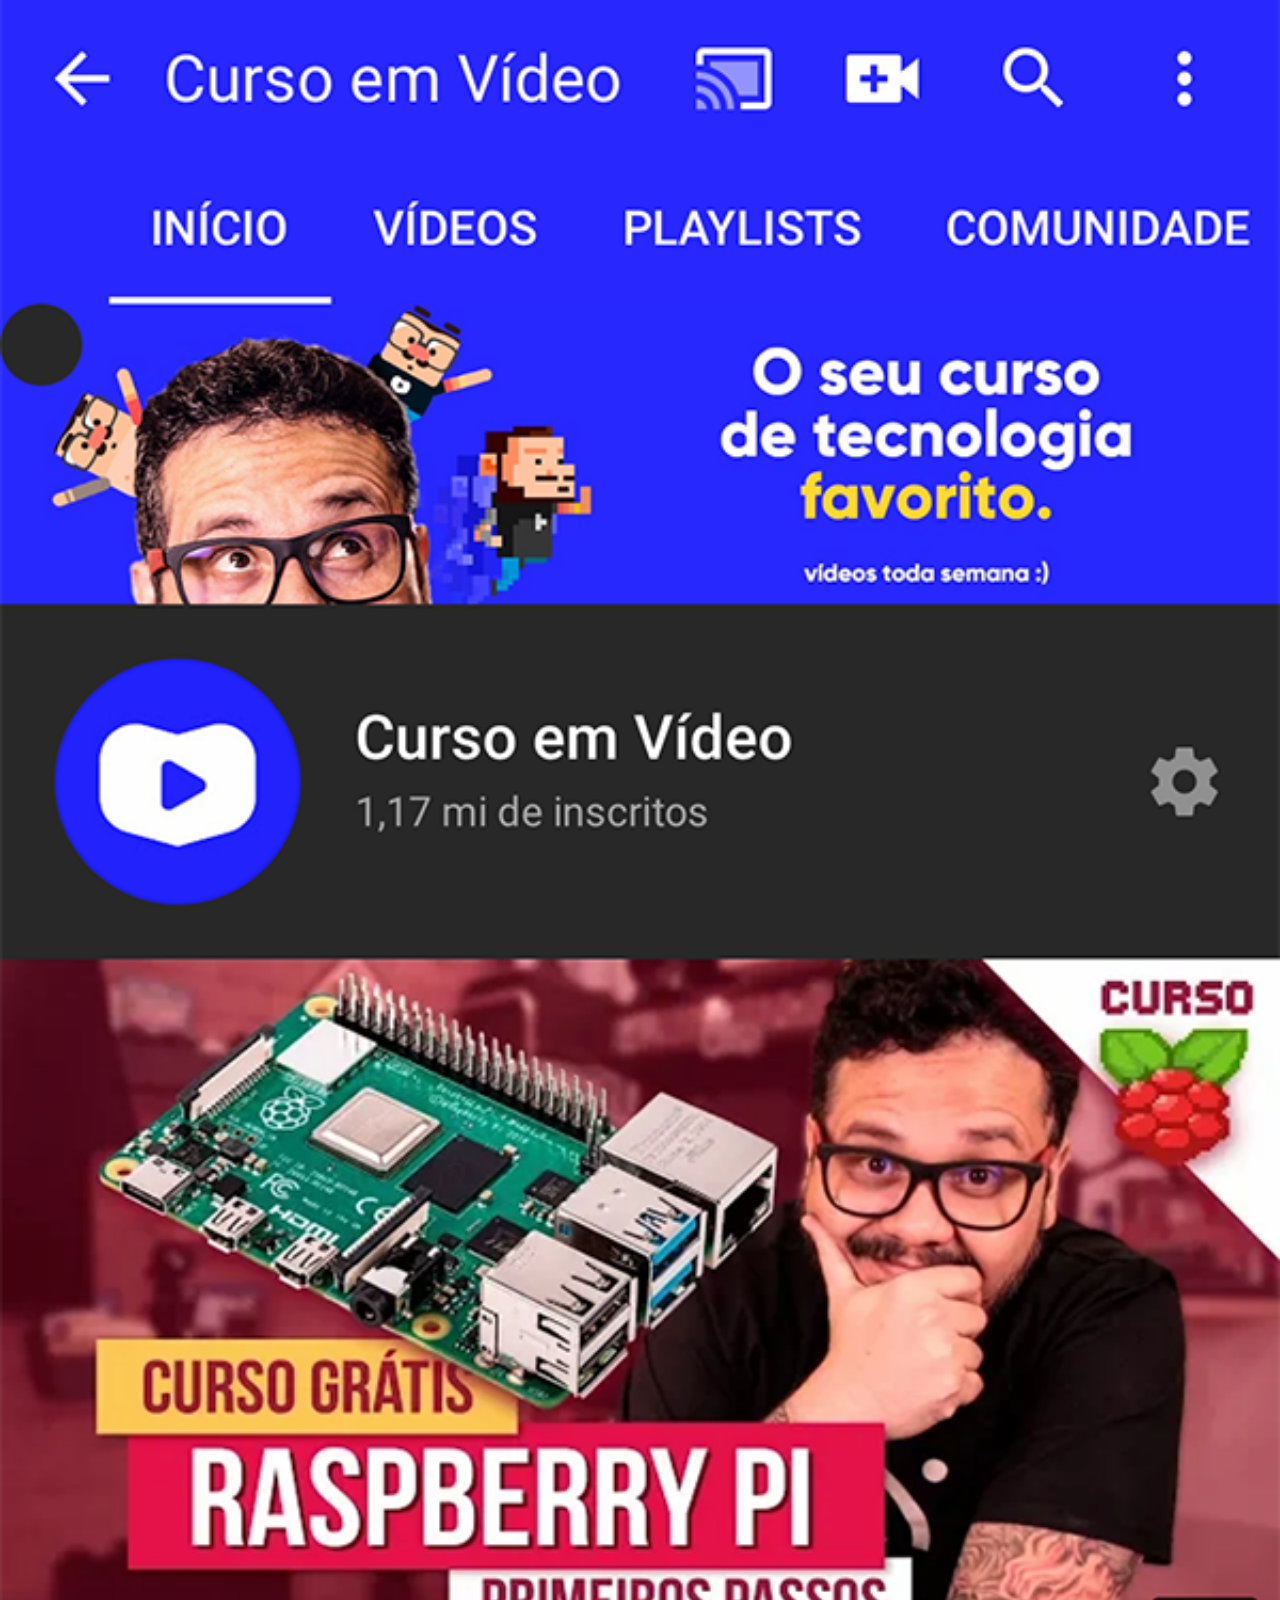
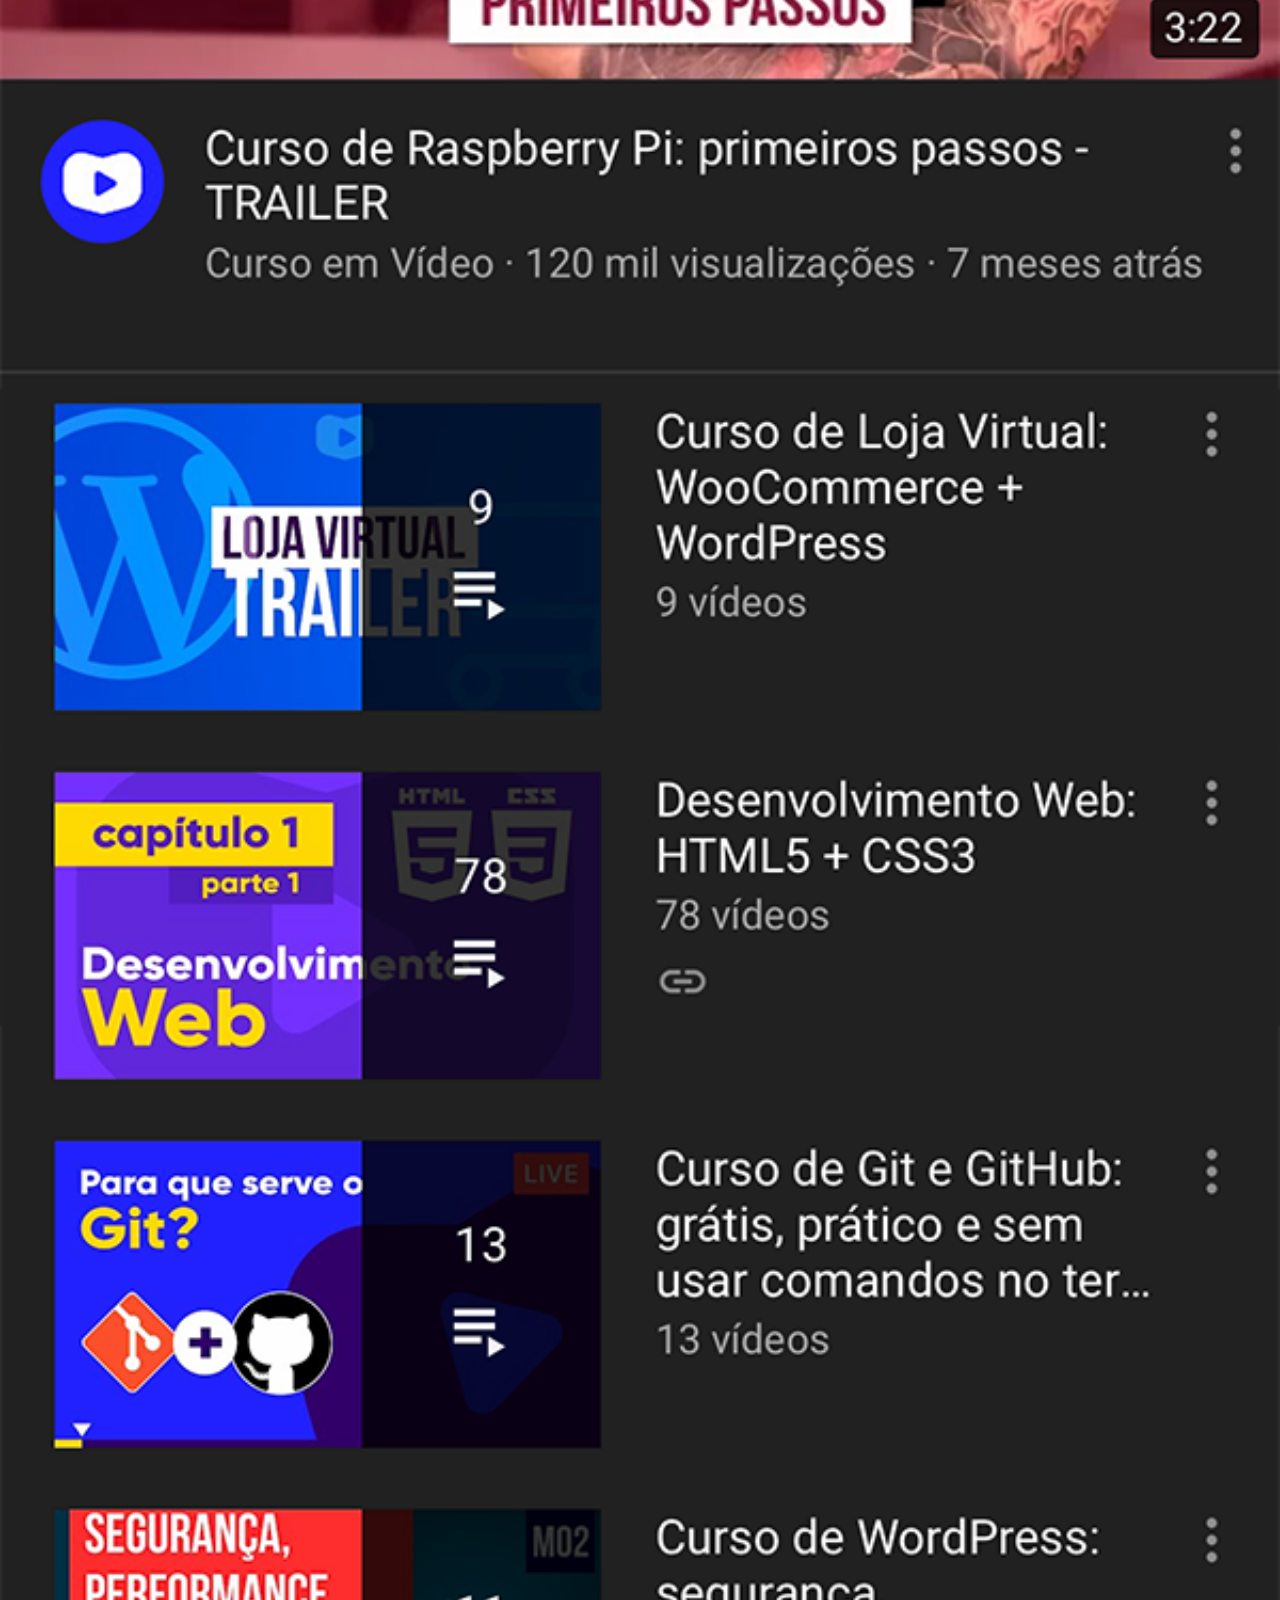
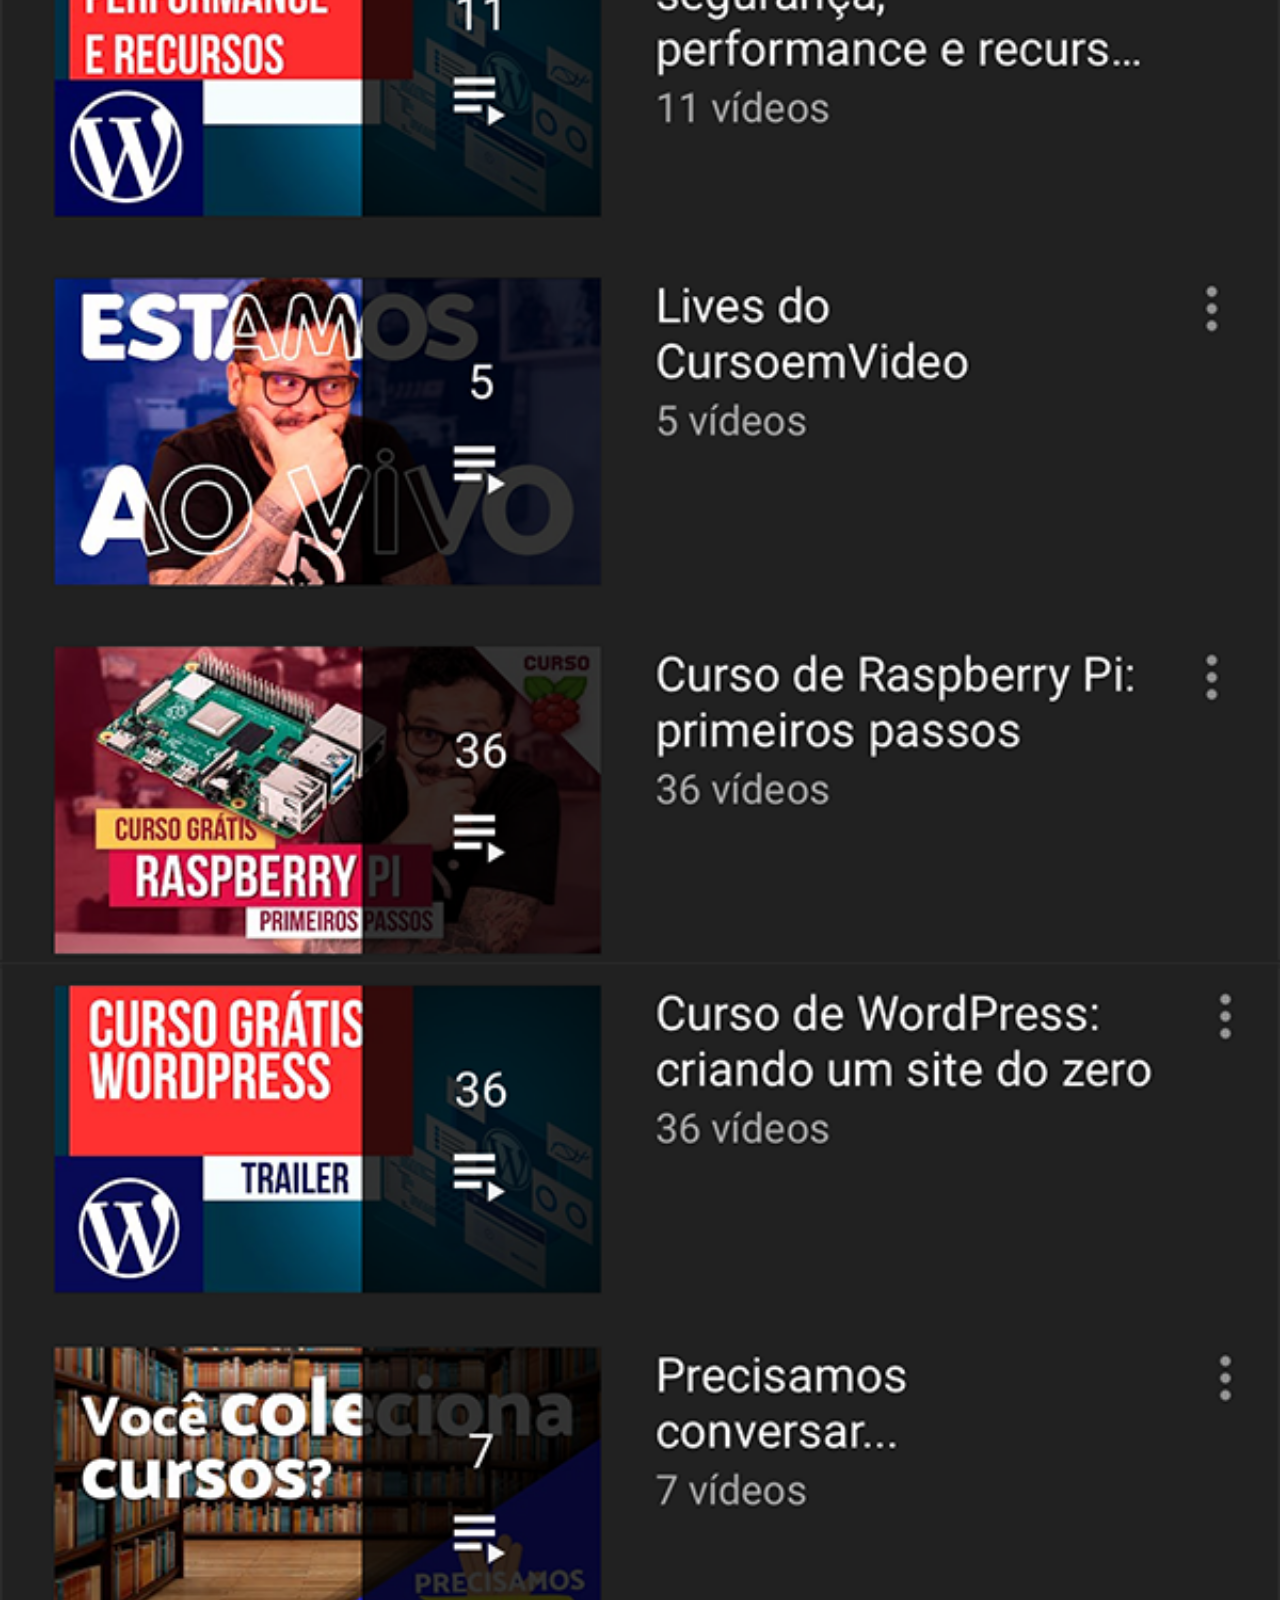
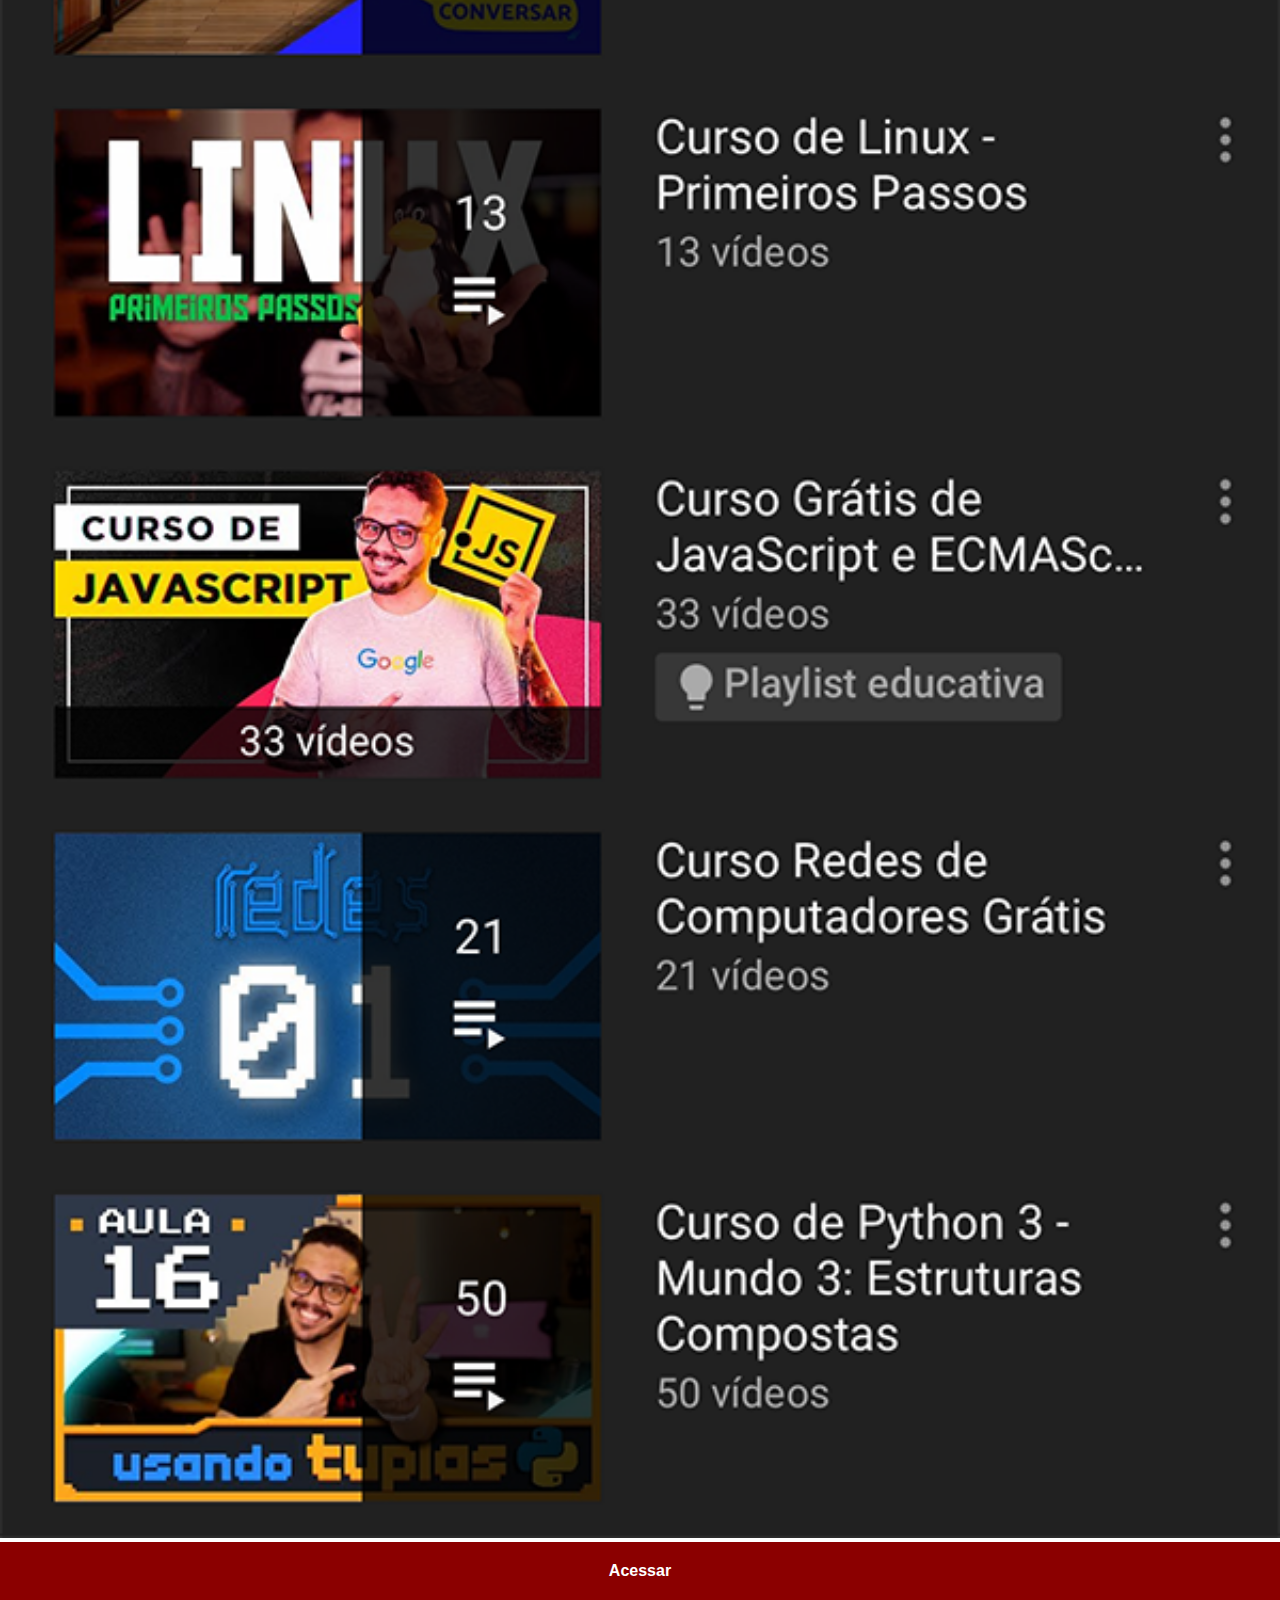
<file: Desafio013-3/paginas/youtube.html>
<!DOCTYPE html>
<html lang="pt-br">
<head>
    <meta charset="UTF-8">
    <meta name="viewport" content="width=device-width, initial-scale=1.0">
    <link rel="stylesheet" href="../paginas/estilos/social.css">
    <title>Youtube</title>
</head>
<body>
    <img src="../imagens/tela-youtube.png" alt="tela-youtube">
    <a href="https://www.youtube.com/c/CursoemVídeo/playlists" target="_blank">Acessar</a>
</body>
</html>
</file>
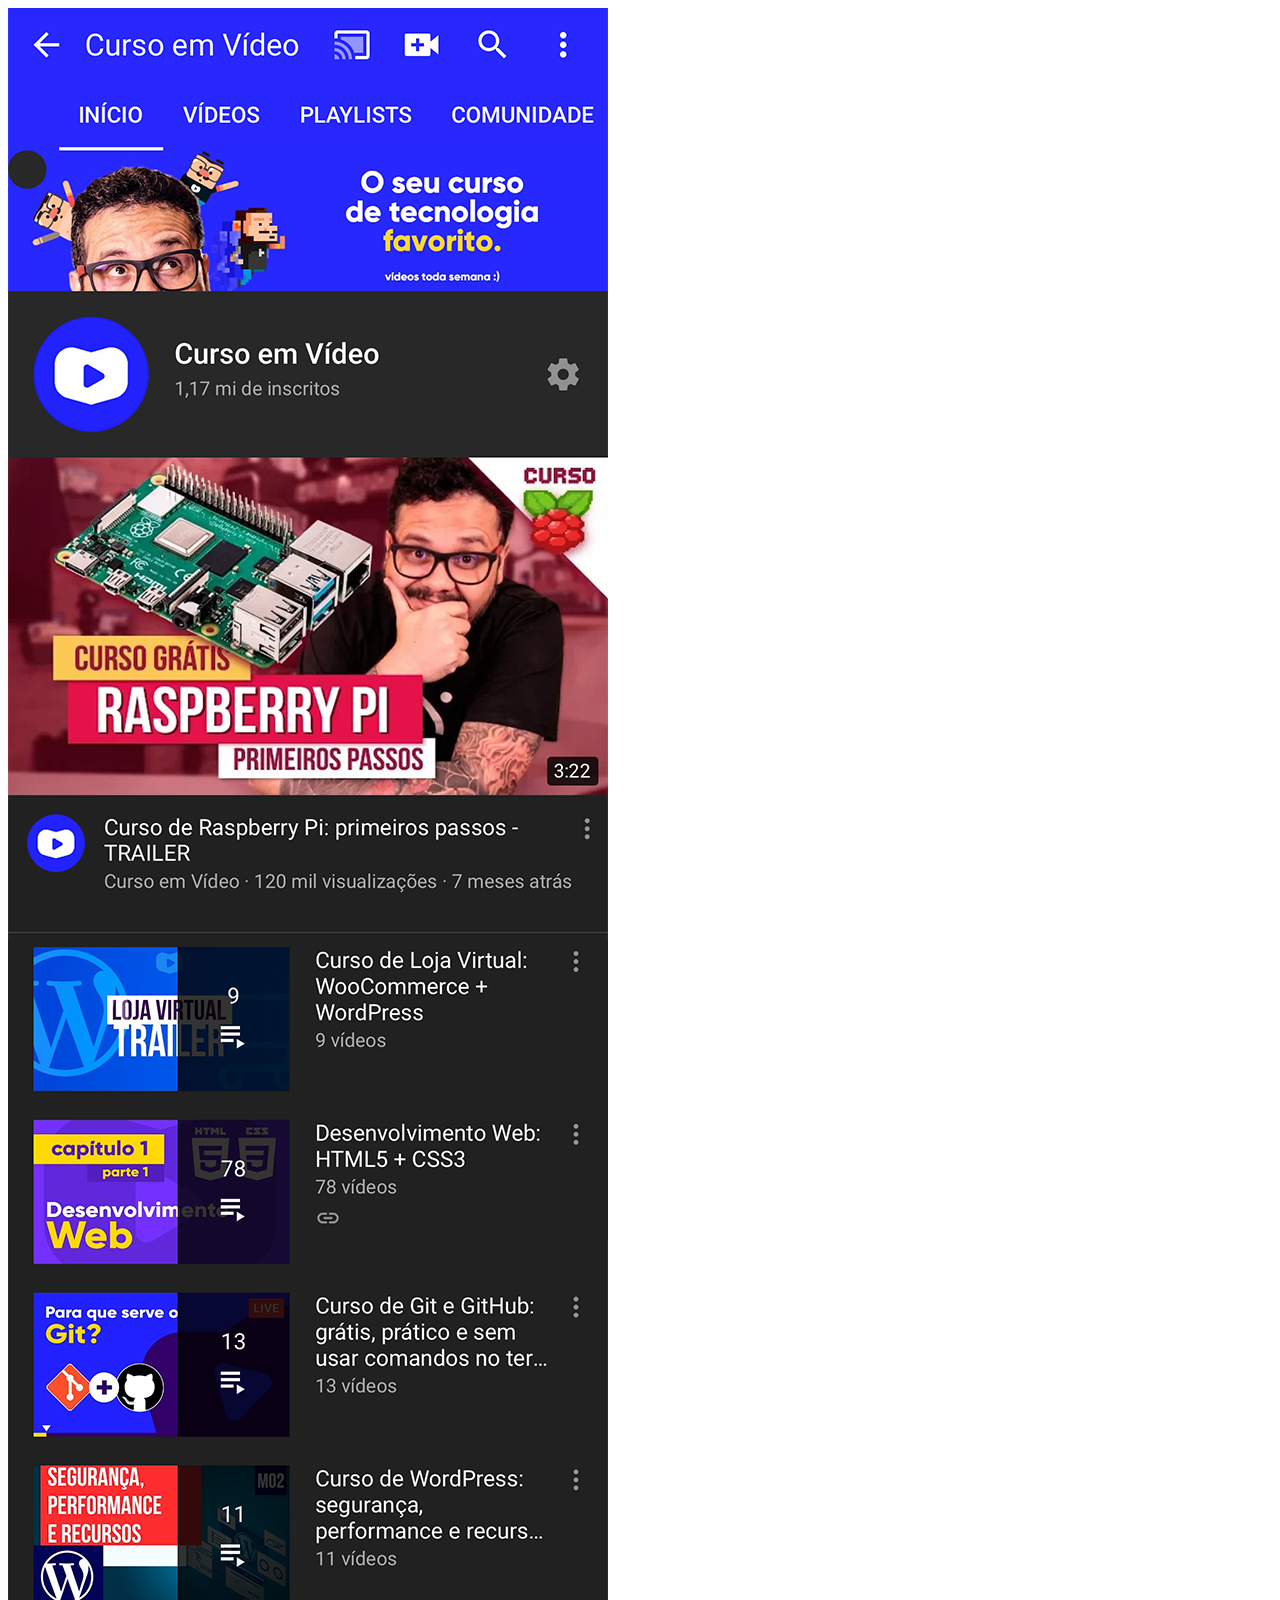
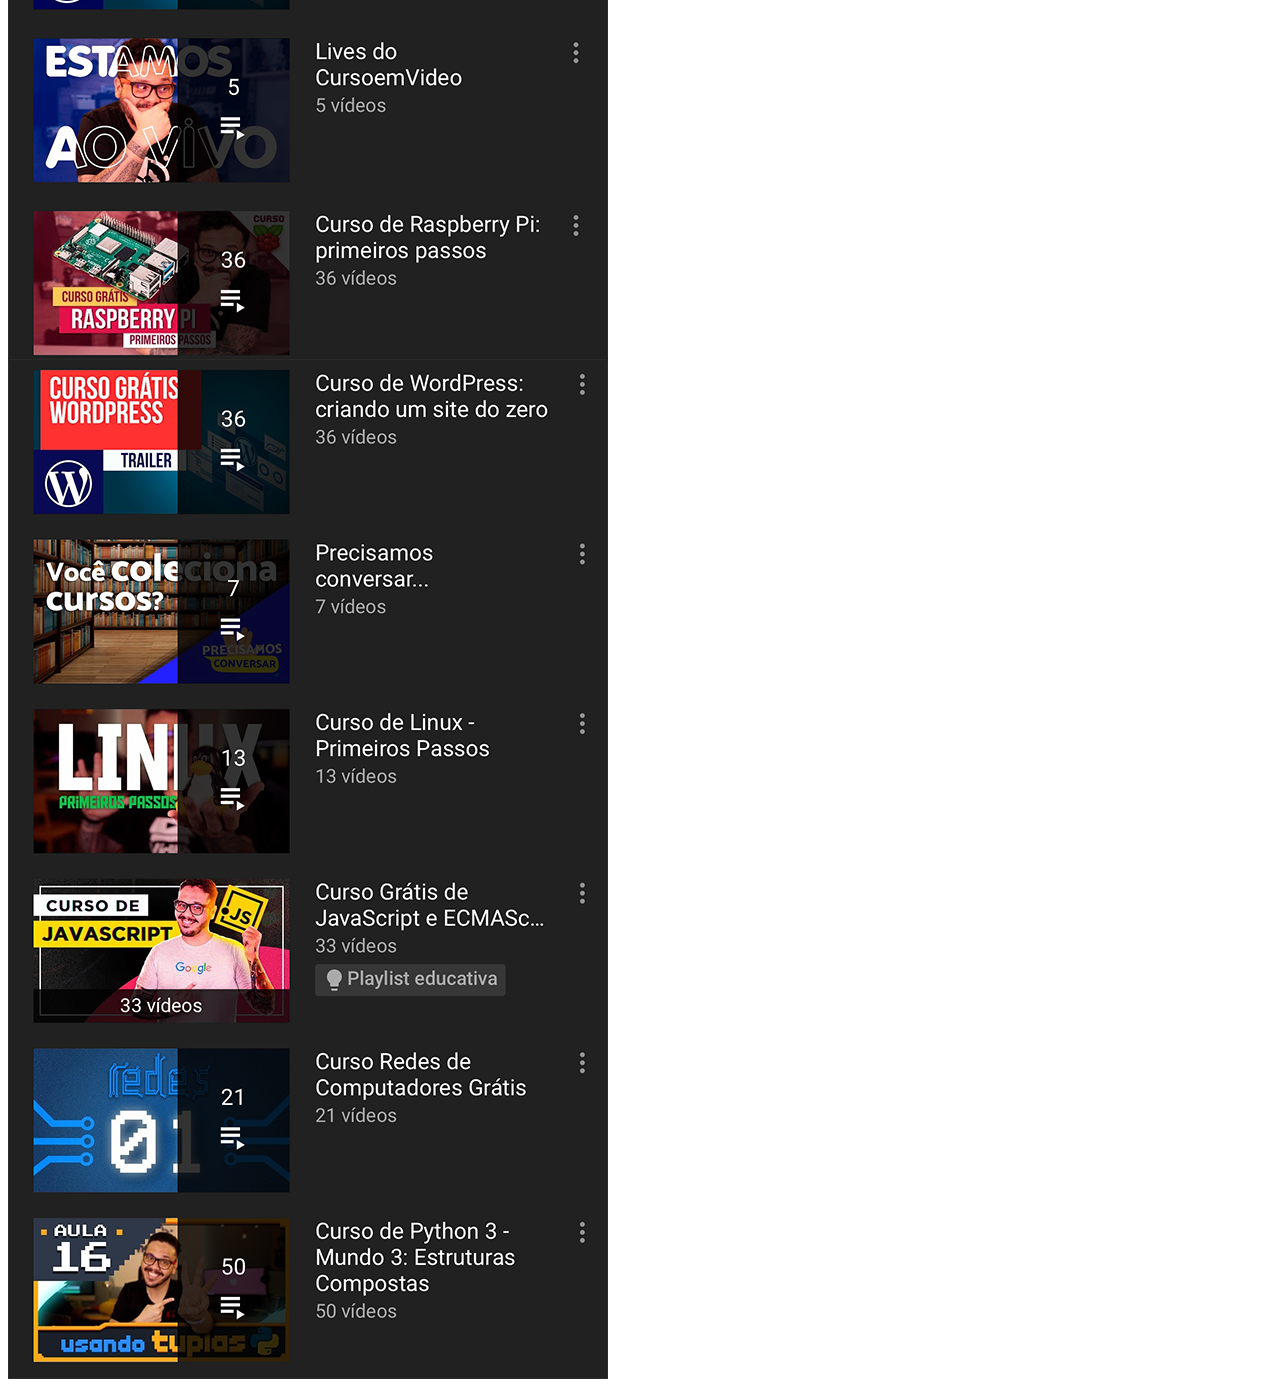
<file: Desafio013-3/paginas/yt.html>
<!DOCTYPE html>
<html lang="en">
<head>
    <meta charset="UTF-8">
    <meta name="viewport" content="width=device-width, initial-scale=1.0">
    <title>Document</title>
</head>
<body>
    <img src="../imagens/tela-youtube.png" alt="">
    
</body>
</html>
</file>
<file: Desafio013-3/estilos/style.css>
@charset 'UTF-8';
</file>
<file: Desafio013-3/paginas/estilos/social.css>
@charset 'UTF-8';


* {
    margin: 0;
    padding: 0;
    font-family: Arial, Helvetica, sans-serif;
}

::-webkit-scrollbar {
    width: 0px;
    height: 0px;
}

img{
    width: 100%;
    height: auto;
}

a {
    display: block;
    background-color: darkred;
    color: white;
    padding: 20px;
    text-align: center;
    font-weight: bolder;
    text-decoration: none;
}

a:hover {
    background-color: red;

}
</file>
